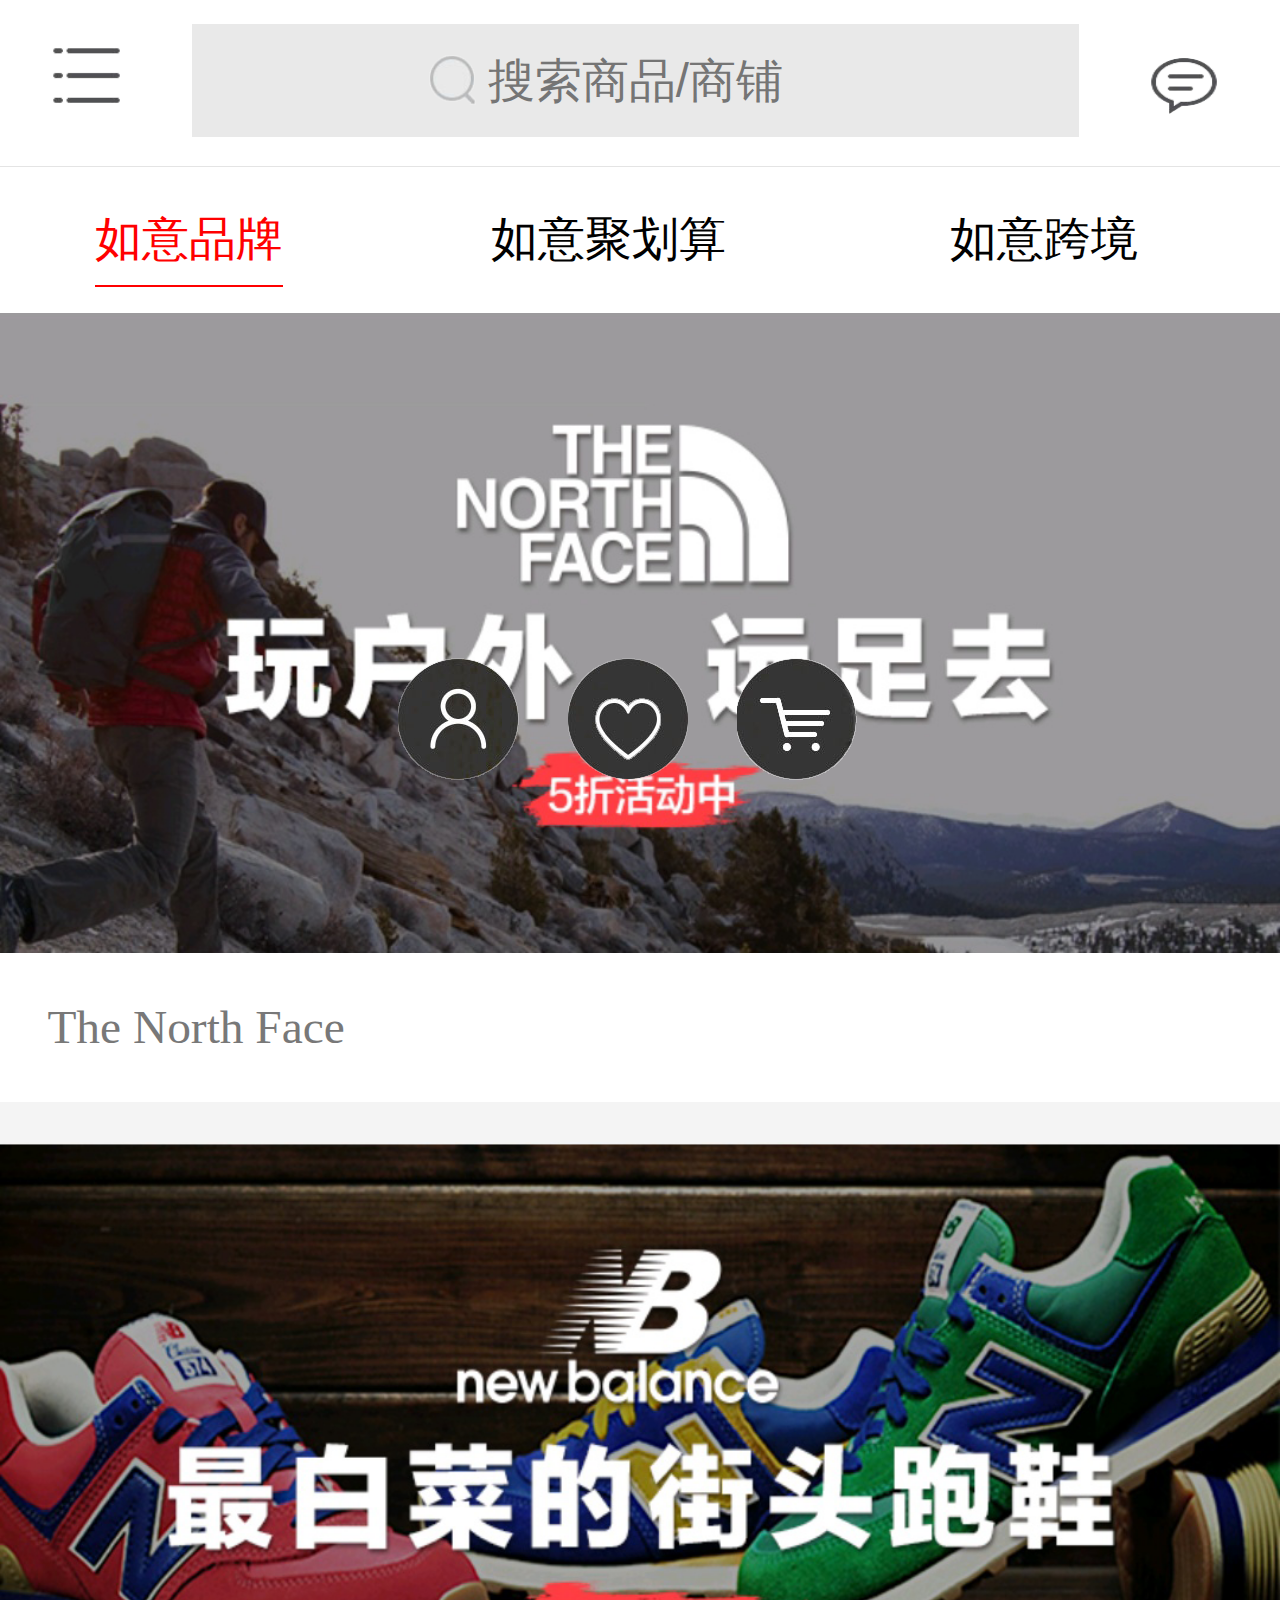
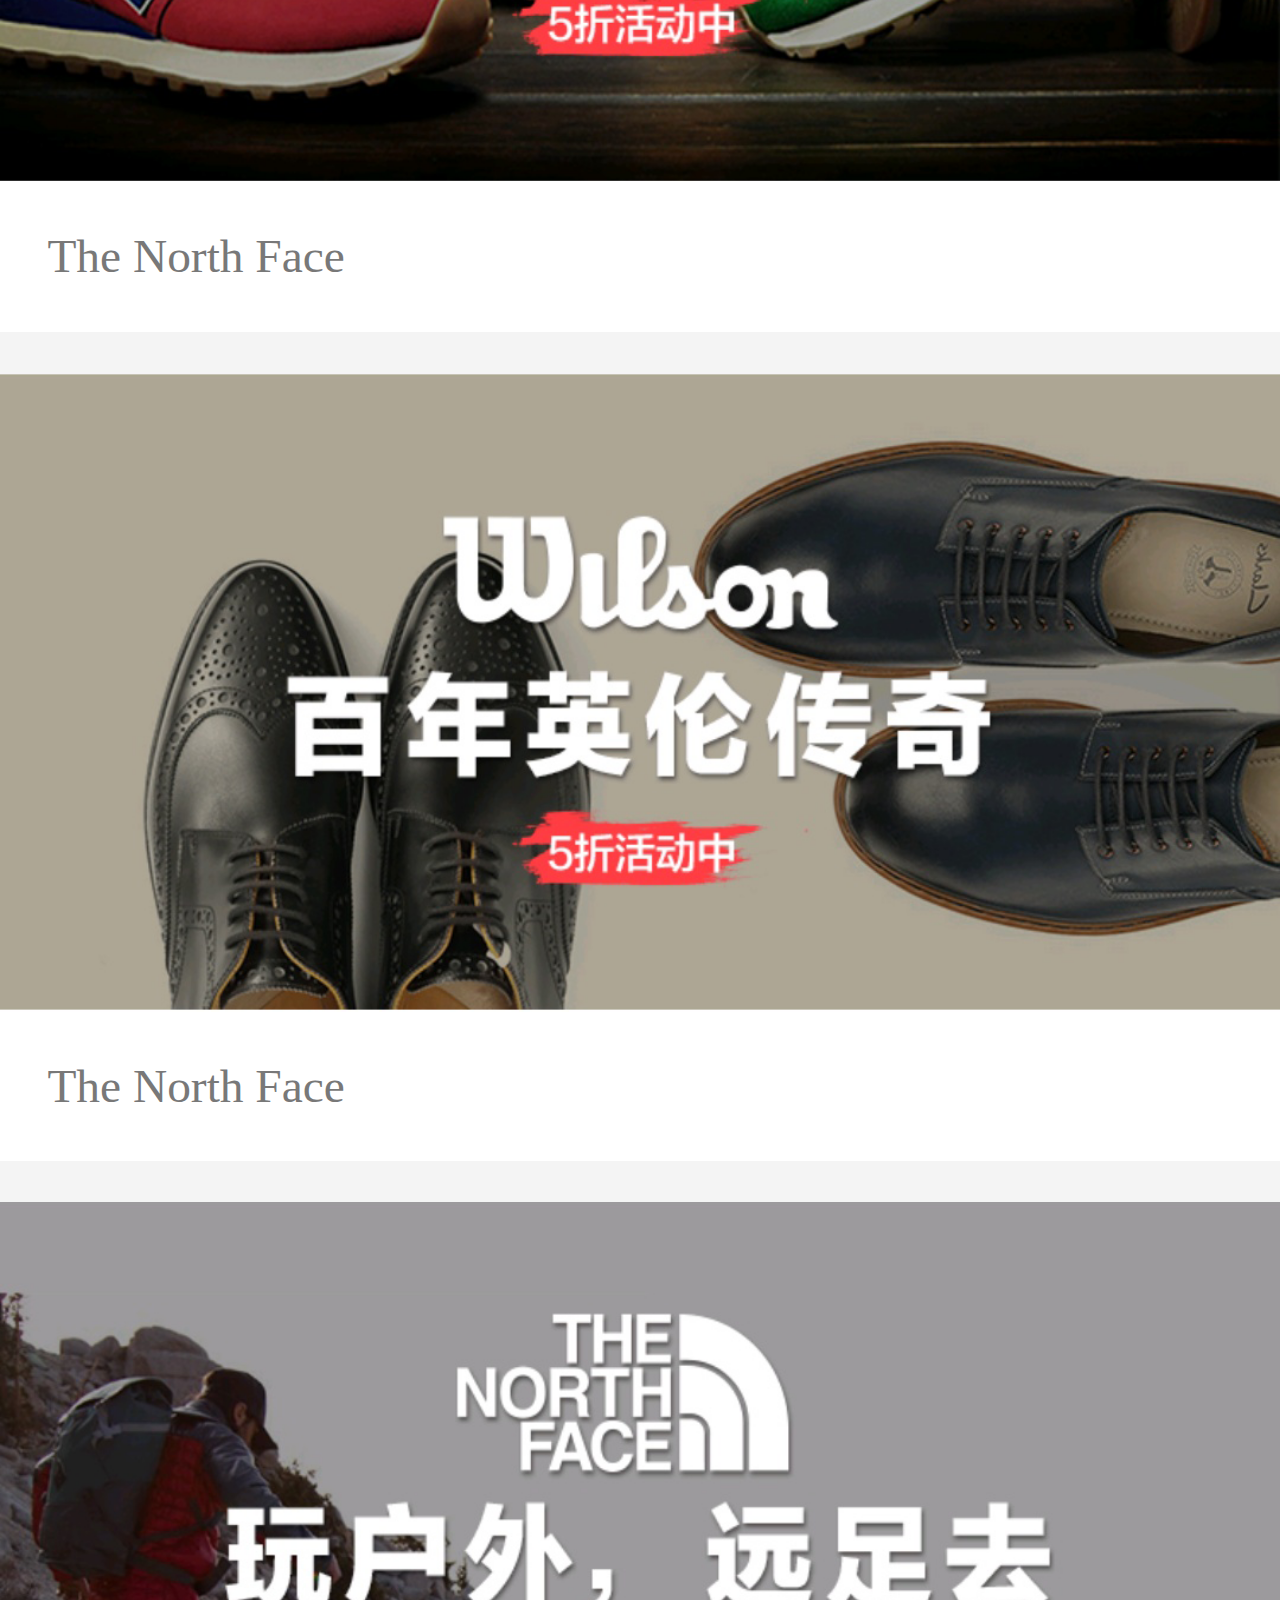
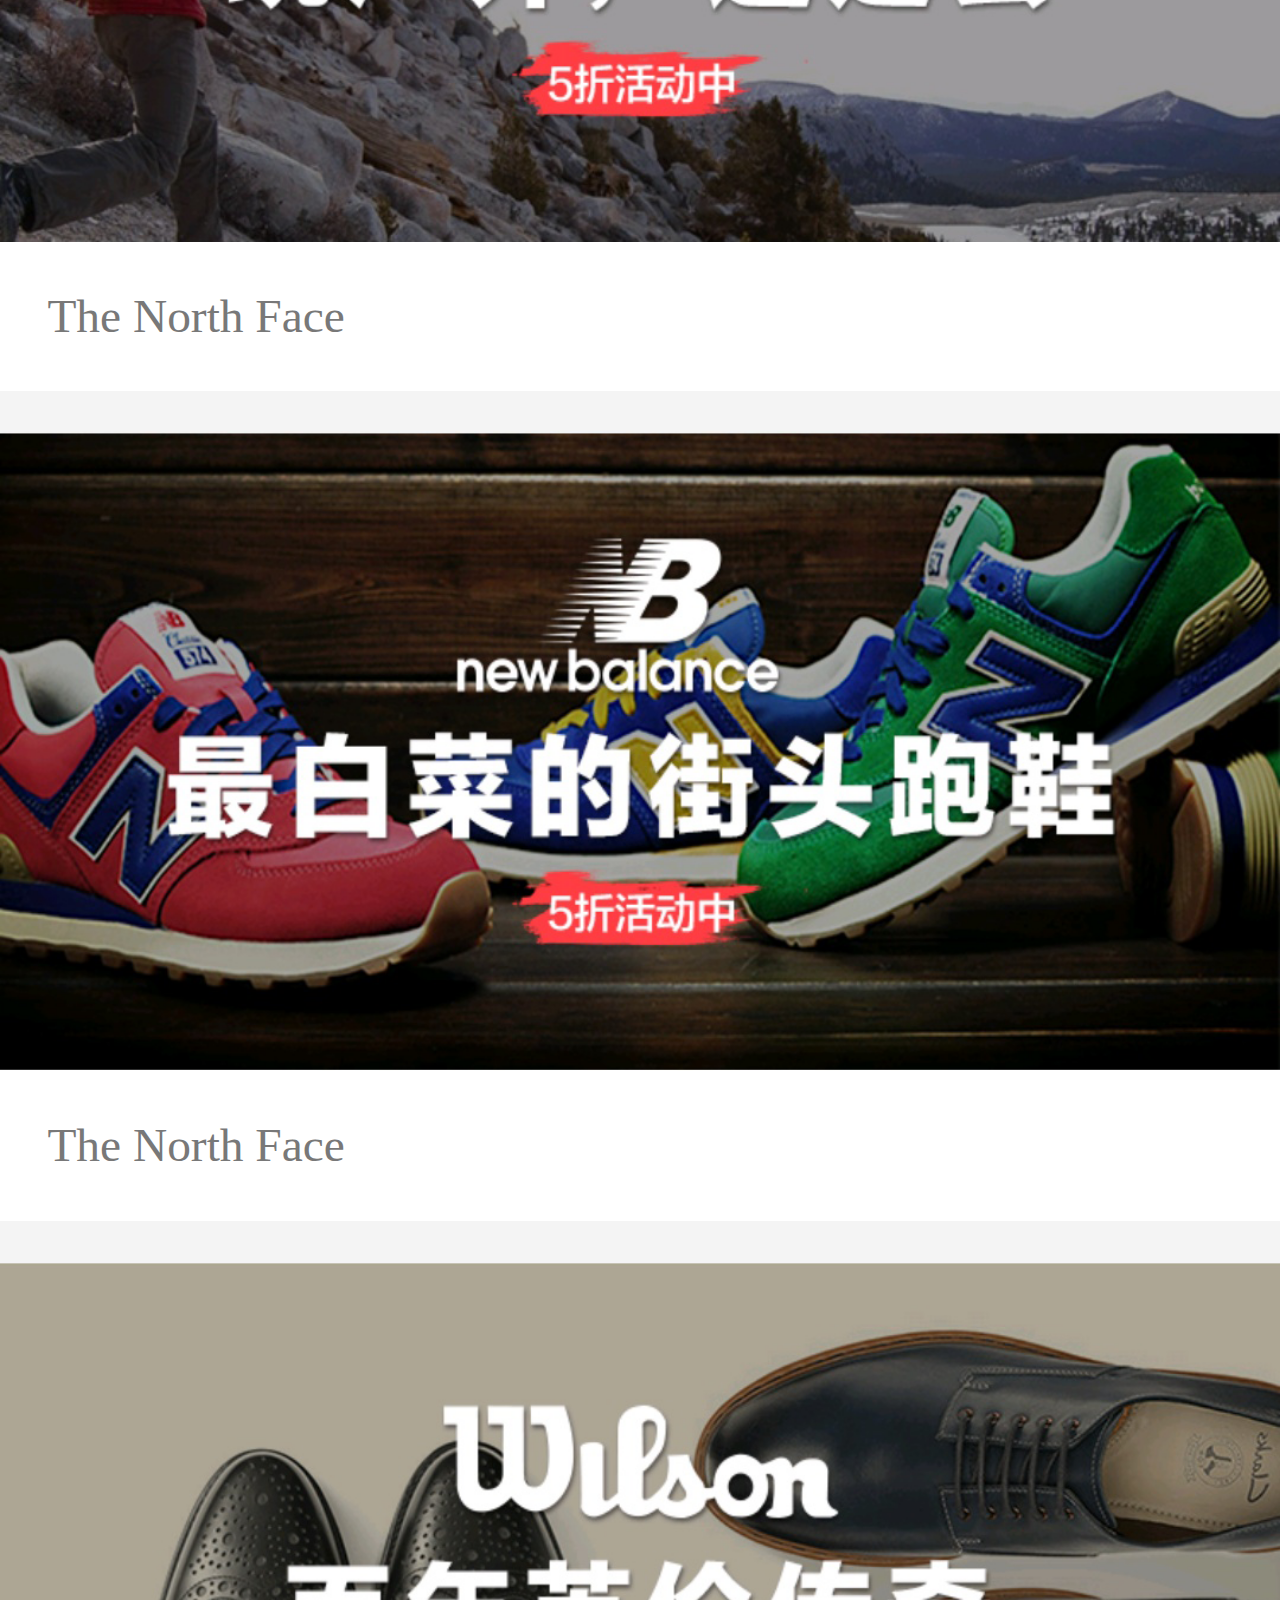
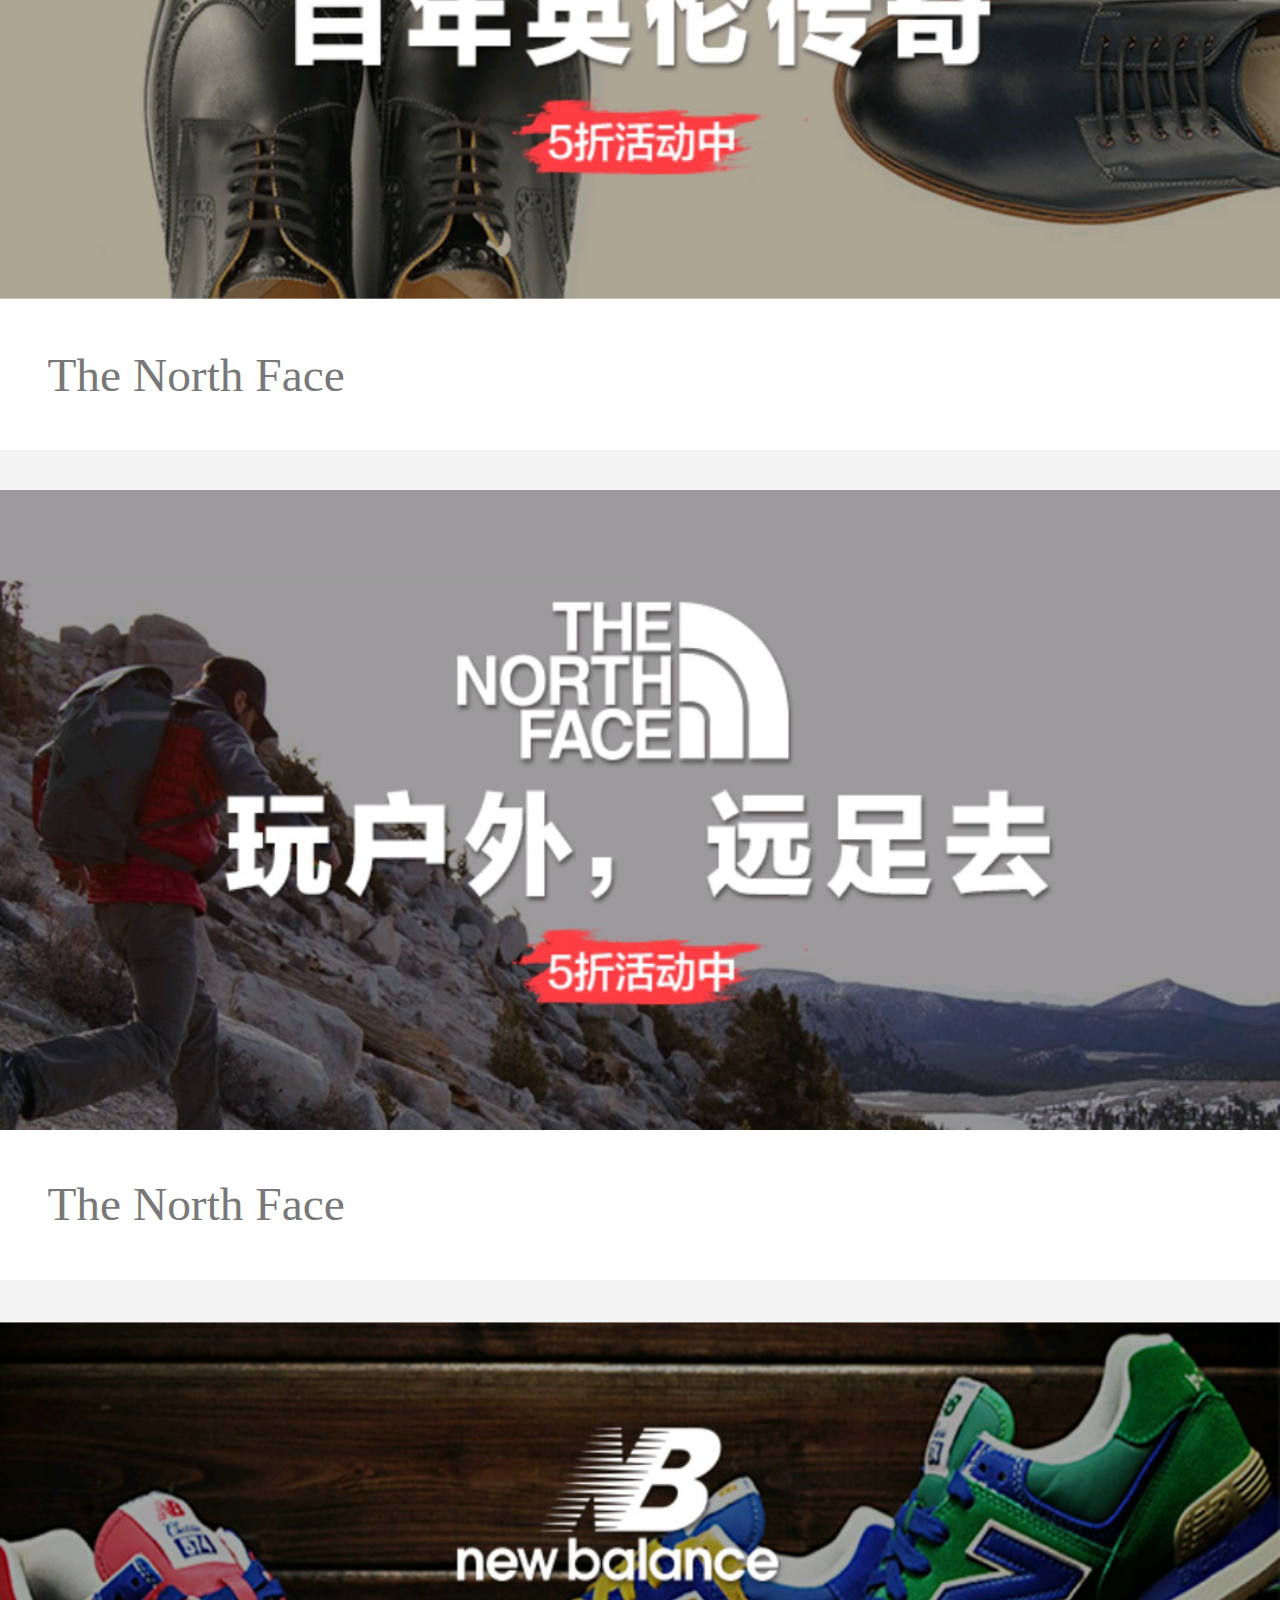
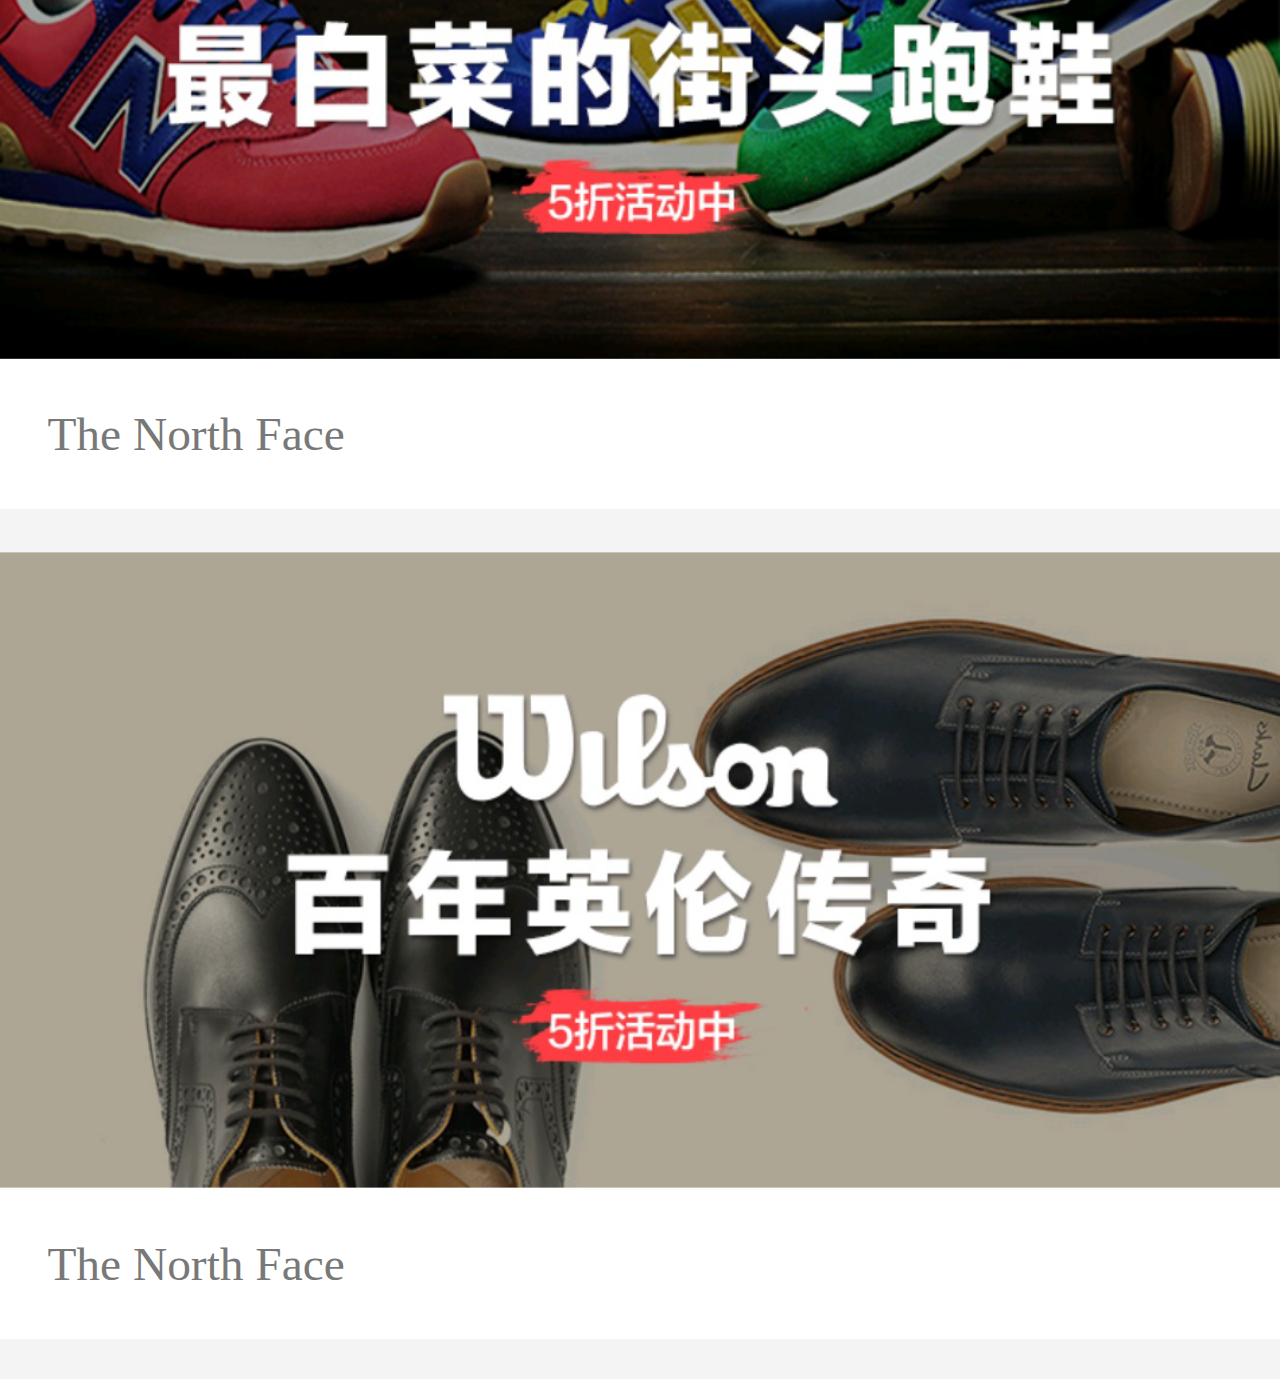
<file: APP/index.html>
<!DOCTYPE html>
<html>
	<head>
		<meta charset="utf-8" />
		<title></title>
		<script src="js/vue.js" type="text/javascript" charset="utf-8"></script>
		<link rel="stylesheet" type="text/css" href="css/index.css"/>
		<meta name="viewport" content="width=device-width,user-scalable=no">
		<!--user-scalable=no-->
		<!--是否允许缩放 no不可以 yes可以-->
		<script type="text/javascript">
			var head = document.getElementsByTagName('head')[0];
			var meta = document.createElement('meta');
			meta.name = "viewport";
			var i = window.devicePixelRatio>1?1/ window.devicePixelRatio:1;
			meta.content = "width=device-width,user-scalable=no,initial-scale="+i+",maximum-scale="+i+",minimum-scale="+i;
			head.appendChild(meta);
		</script>	
		<script type="text/javascript">
			var html = document.getElementsByTagName('html')[0];
			var iW = window.innerWidth;
			var font = iW/27;
			//像素除40
			html.style.fontSize = font+'px';
		</script>
	</head>
	<body>
		<div id="box">
			
			<!--头部-->
			<div class="header">
				<ul>
					<li>
						<img src="img/p.png"/>
					</li>
					<li>
						<input type="text" name="" id="" value=""  placeholder="搜索商品/商铺"/>
					</li>
					<li>
						<img src="img/q.png"/>
					</li>
				</ul>
			</div>
			<!--导航栏-->
			<div class="nav">
				
			</div>
			
			<!--固定定位-->
			<div class="fixed">
				<ul>
					<li >
						<a href="Login.html"><img src="img/1.png"/></a>
					</li>
					<li>
						<img src="img/2.png"/>
					</li>
					<li>
						<img src="img/3.png"/>
					</li>
				</ul>
			</div>
			
			
			
			<!--tab切换-->
			<div class="Tab">
				<ul class="Tabs">
					<li class="active">
						如意品牌
					</li>
					<li>
						如意聚划算
					</li>
					<li>
						如意跨境
					</li>
				</ul>
				
			</div >
			
			
			
				<div class="TabChildren">
					<!--左切换-->
					<div class="leftTab ">
						<ul v-for='(a,index) in arr'>
							<li>
								<a href="shop.html">
									<img :src="a.src"/>
								</a>
								<p>{{a.conent}}</p>
							</li>
						</ul>
					</div>
					<!--中间切换-->
					<div class="MiddleTab">
						<!--商品列表-->
						<div class="list">
							<ul>
								<li>套装刀具</li>
								<li>擦车布</li>
								<li>半身群</li>
								<li>西裤</li>
								<li>洗车涮</li>
								<li>红茶</li>
								<li>洗车泥</li>
								<li>绿茶</li>
								<li>西装</li>
							</ul>
						</div>
						
						<ul class="MiddleShopA">
							<li>
								<a href="shop.html"><img src="img/hw.png"/></a>
								<p>爱仕达修身女装潮流西装十六街区新潮流</p>
								<span>￥0.01</span>
								<span>￥111</span>
								<span>已售</span>
								<span>22</span>
								<span>件</span>
							</li>
							<li>
								<img src="img/xz.png"/>
								<p>爱仕达修身女装潮流西装十六街区新潮流</p>
								<span>￥0.01</span>
								<span>￥111</span>
								<span>已售</span>
								<span>22</span>
								<span>件</span>
							</li>
							<li>
								<img src="img/nv.png"/>
								<p>爱仕达修身女装潮流西装十六街区新潮流</p>
								<span>￥0.01</span>
								<span>￥111</span>
								<span>已售</span>
								<span>22</span>
								<span>件</span>
							</li>
							<li>
								<img src="img/nan.png"/>
								<p>爱仕达修身女装潮流西装十六街区新潮流</p>
								<span>￥0.01</span>
								<span>￥111</span>
								<span>已售</span>
								<span>22</span>
								<span>件</span>
							</li>
						</ul>
						<ul class="MiddleShopB">
							<li>
								<img src="img/nv.png"/>
								<p>爱仕达修身女装潮流西装十六街区新潮流</p>
								<span>￥0.01</span>
								<span>￥2345</span>
								<span>已售</span>
								<span>33</span>
								<span>件</span>
							</li>
							<li>
								<img src="img/nb.png"/>
								<p>爱仕达修身女装潮流西装十六街区新潮流</p>
								<span>￥0.01</span>
								<span>￥2345</span>
								<span>已售</span>
								<span>33</span>
								<span>件</span>
							</li>
							<li>
								<img src="img/hw.png"/>
								<p>爱仕达修身女装潮流西装十六街区新潮流</p>
								<span>￥0.01</span>
								<span>￥2345</span>
								<span>已售</span>
								<span>33</span>
								<span>件</span>
							</li>
							<li>
								<img src="img/nv.png"/>
								<p>爱仕达修身女装潮流西装十六街区新潮流</p>
								<span>￥0.01</span>
								<span>￥2345</span>
								<span>已售</span>
								<span>33</span>
								<span>件</span>
							</li>
						</ul>
				    </div>
					
					<!--右切换-->
					<div class="rightTab">
						<ul class="rightTabShop">
							<li>
								<img src="img/hw.png"/>
								<p>爱仕达修身女装潮流西装十六街区新潮流</p>
								<span>￥0.01</span>
								<span>￥111</span>
								<span>已售</span>
								<span>22</span>
								<span>件</span>
							</li>
							<li>
								<img src="img/nb.png"/>
								<p>爱仕达修身女装潮流西装十六街区新潮流</p>
								<span>￥0.01</span>
								<span>￥111</span>
								<span>已售</span>
								<span>22</span>
								<span>件</span>
							</li>
							<li>
								<img src="img/nv.png"/>
								<p>爱仕达修身女装潮流西装十六街区新潮流</p>
								<span>￥0.01</span>
								<span>￥111</span>
								<span>已售</span>
								<span>22</span>
								<span>件</span>
							</li>
							<li>
								<img src="img/nan.png"/>
								<p>爱仕达修身女装潮流西装十六街区新潮流</p>
								<span>￥0.01</span>
								<span>￥111</span>
								<span>已售</span>
								<span>22</span>
								<span>件</span>
							</li>
							<li>
								<img src="img/xz.png"/>
								<p>爱仕达修身女装潮流西装十六街区新潮流</p>
								<span>￥0.01</span>
								<span>￥111</span>
								<span>已售</span>
								<span>22</span>
								<span>件</span>
							</li>
						</ul>
				    </div>
					
					
					
				</div>
	
			
		</div>
	</body>
	<script type="text/javascript" src="js/jquery-2.1.0.js"></script>
	<script src="js/index.js" type="text/javascript"></script>
</html>
</file>
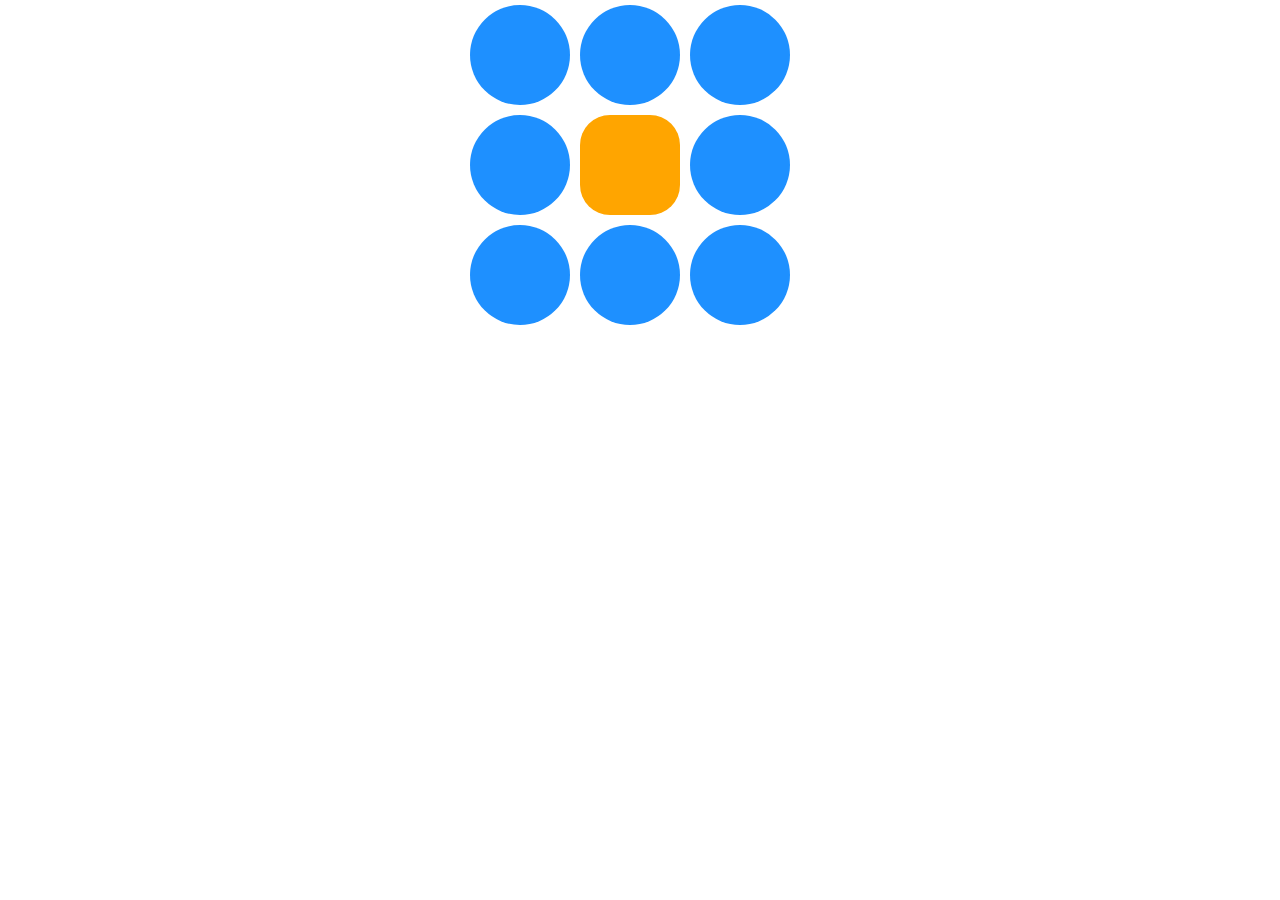
<file: gege.html>
<!DOCTYPE html>
<html>
	<head>
		<meta charset="UTF-8">
		<title></title>
		<style type="text/css">
			*{
				margin: 0;
				padding: 0;
			}
			.d11{
				width: 350px;
				height: 350px;
				margin: auto;
				/*background: orangered;*/
			}
			.d1,.d2,.d3,.d4,.d6,.d7,.d8,.d9{
				width: 100px;
				height: 100px;
				float: left;
				border-radius:50% ;
				margin:5px;
				background: dodgerblue;
				animation: name infinite  linear 0.8s;
			}
			.d5{
				width: 100px;
				height: 100px;
				float: left;
				border-radius:30%;
				margin:5px;
				background: orange;
			}
			.d1{
				animation-delay: 0.2s;
			}
			.d2{
				animation-delay: 0.3s;
			}
			
			.d3{
				animation-delay: 0.4s;
			}
			/*.d5{
				animation: name infinite 1s;
				animation-delay: 0.1;
			}*/
			.d6{
				animation-delay: 0.5s;
			}
			.d9{
				animation-delay: 0.6s;
			}
			.d8{
				animation-delay: 0.7s;
			}
			.d7{
				animation-delay: 0.8s;
			}
			.d4{
				animation-delay: 0.9s;
			}
			
			@keyframes name{
				10%{
					background: red;
				}
				/*10%{
					background: orchid;
				}
				*/
				50%{
					background: dodgerblue;
				}
d			}
		</style>
	</head>
	<body>
		<div class="d11">
			<div class="d1"></div>
			<div class="d2"></div>
			<div class="d3"></div>
			<div class="d4"></div>
			<div class="d5"></div>
			<div class="d6"></div>
			<div class="d7"></div>
			<div class="d8"></div>
			<div class="d9"></div>
		</div>
	</body>
</html>
</file>
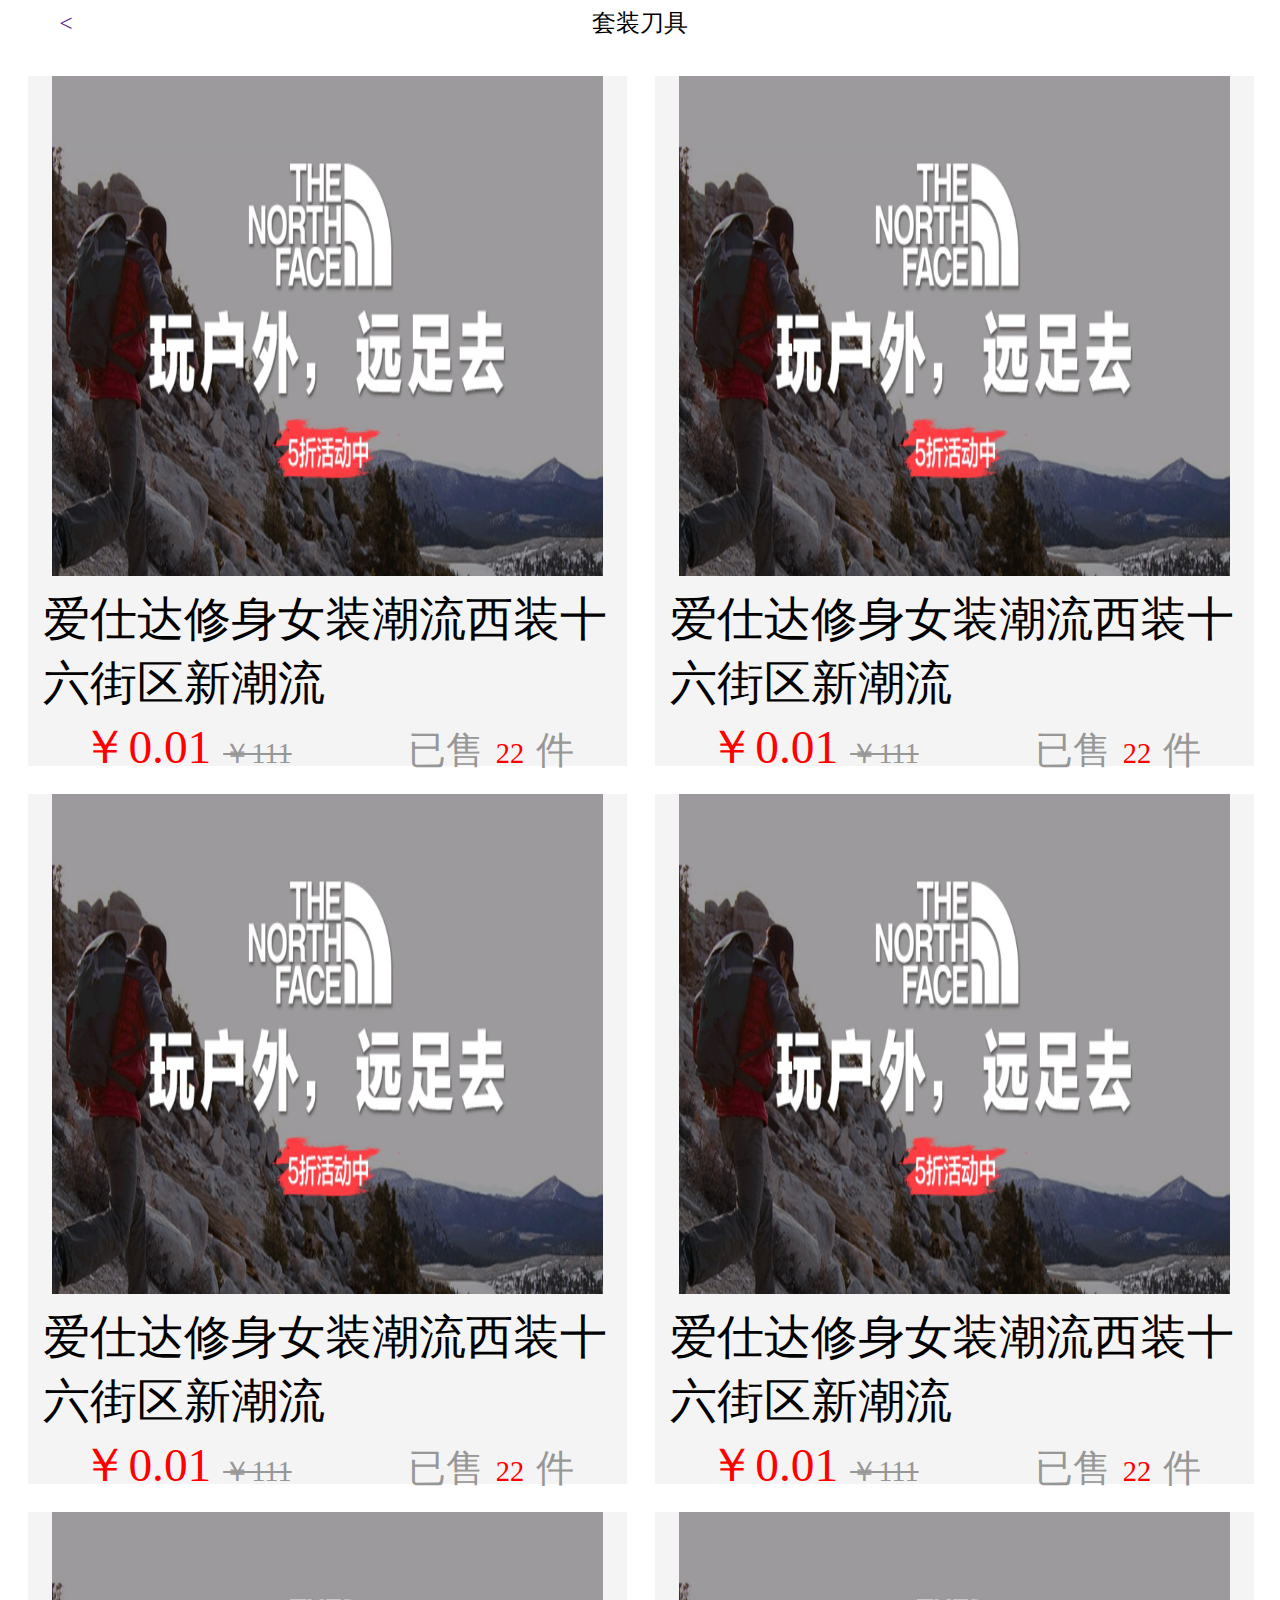
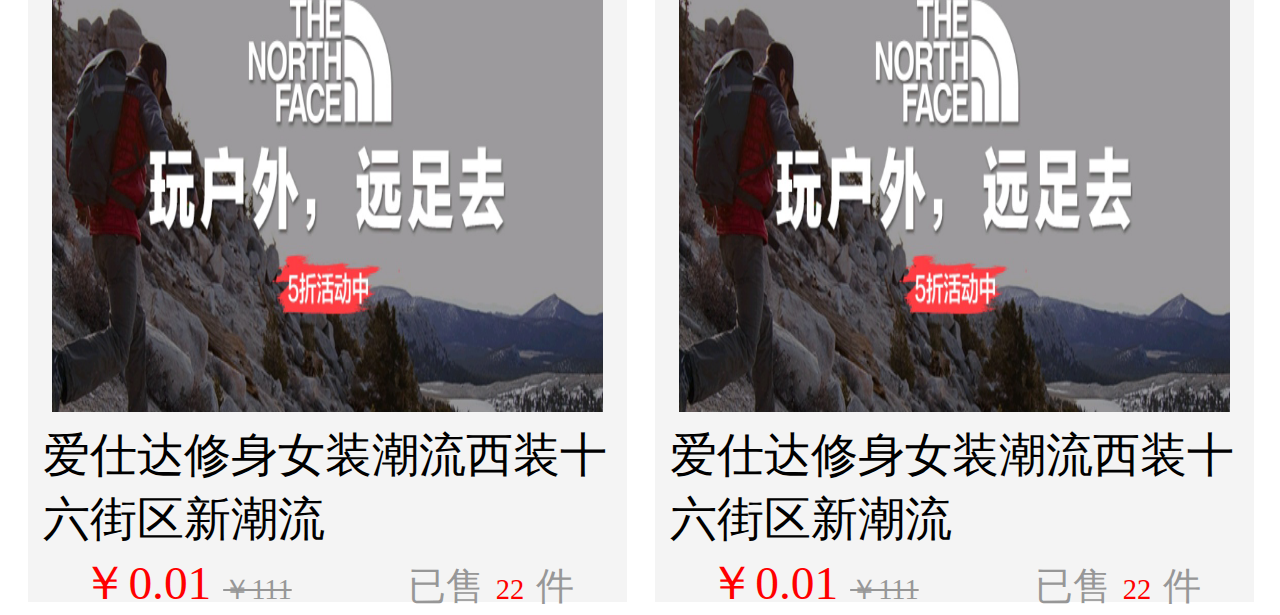
<file: APP/commodity.html>
<!DOCTYPE html>
<html>
	<head>
		<meta charset="UTF-8">
		<title></title>
		<link rel="stylesheet" type="text/css" href="css/index.css"/>
		<meta name="viewport" content="width=device-width,user-scalable=no">
		<!--user-scalable=no-->
		<!--是否允许缩放 no不可以 yes可以-->
		<script type="text/javascript">
			var head = document.getElementsByTagName('head')[0];
			var meta = document.createElement('meta');
			meta.name = "viewport";
			var i = window.devicePixelRatio>1?1/ window.devicePixelRatio:1;
			meta.content = "width=device-width,user-scalable=no,initial-scale="+i+",maximum-scale="+i+",minimum-scale="+i;
			head.appendChild(meta);
		</script>	
		<script type="text/javascript">
			var html = document.getElementsByTagName('html')[0];
			var iW = window.innerWidth;
			var font = iW/27;
			//像素除40
			html.style.fontSize = font+'px';
		</script>
	</head>
	<body>
		<!--商品详情页-->
		<div id="commoditys">
			<ul>
				<li>
					<a href="">&nbsp;&nbsp;&lt;&nbsp;&nbsp;</a>
				</li>
				<li>
					<span>套装刀具</span>
				</li>
				<li></li>
			</ul>
		</div>
		<div id="commodity">
			<ul>
				<li>
					<img src="img/hw.png"/>
					<p>爱仕达修身女装潮流西装十六街区新潮流</p>
					<span>￥0.01</span>
					<span>￥111</span>
					<span>已售</span>
					<span>22</span>
					<span>件</span>
				</li>
				<li>
					<img src="img/hw.png"/>
					<p>爱仕达修身女装潮流西装十六街区新潮流</p>
					<span>￥0.01</span>
					<span>￥111</span>
					<span>已售</span>
					<span>22</span>
					<span>件</span>
				</li>
				<li>
					<img src="img/hw.png"/>
					<p>爱仕达修身女装潮流西装十六街区新潮流</p>
					<span>￥0.01</span>
					<span>￥111</span>
					<span>已售</span>
					<span>22</span>
					<span>件</span>
				</li>
				<li>
					<img src="img/hw.png"/>
					<p>爱仕达修身女装潮流西装十六街区新潮流</p>
					<span>￥0.01</span>
					<span>￥111</span>
					<span>已售</span>
					<span>22</span>
					<span>件</span>
				</li>
				<li>
					<img src="img/hw.png"/>
					<p>爱仕达修身女装潮流西装十六街区新潮流</p>
					<span>￥0.01</span>
					<span>￥111</span>
					<span>已售</span>
					<span>22</span>
					<span>件</span>
				</li>
				<li>
					<img src="img/hw.png"/>
					<p>爱仕达修身女装潮流西装十六街区新潮流</p>
					<span>￥0.01</span>
					<span>￥111</span>
					<span>已售</span>
					<span>22</span>
					<span>件</span>
				</li>
			</ul>
			
			
			
		</div>
		
		
		
		
	</body>
	
	
</html>
</file>
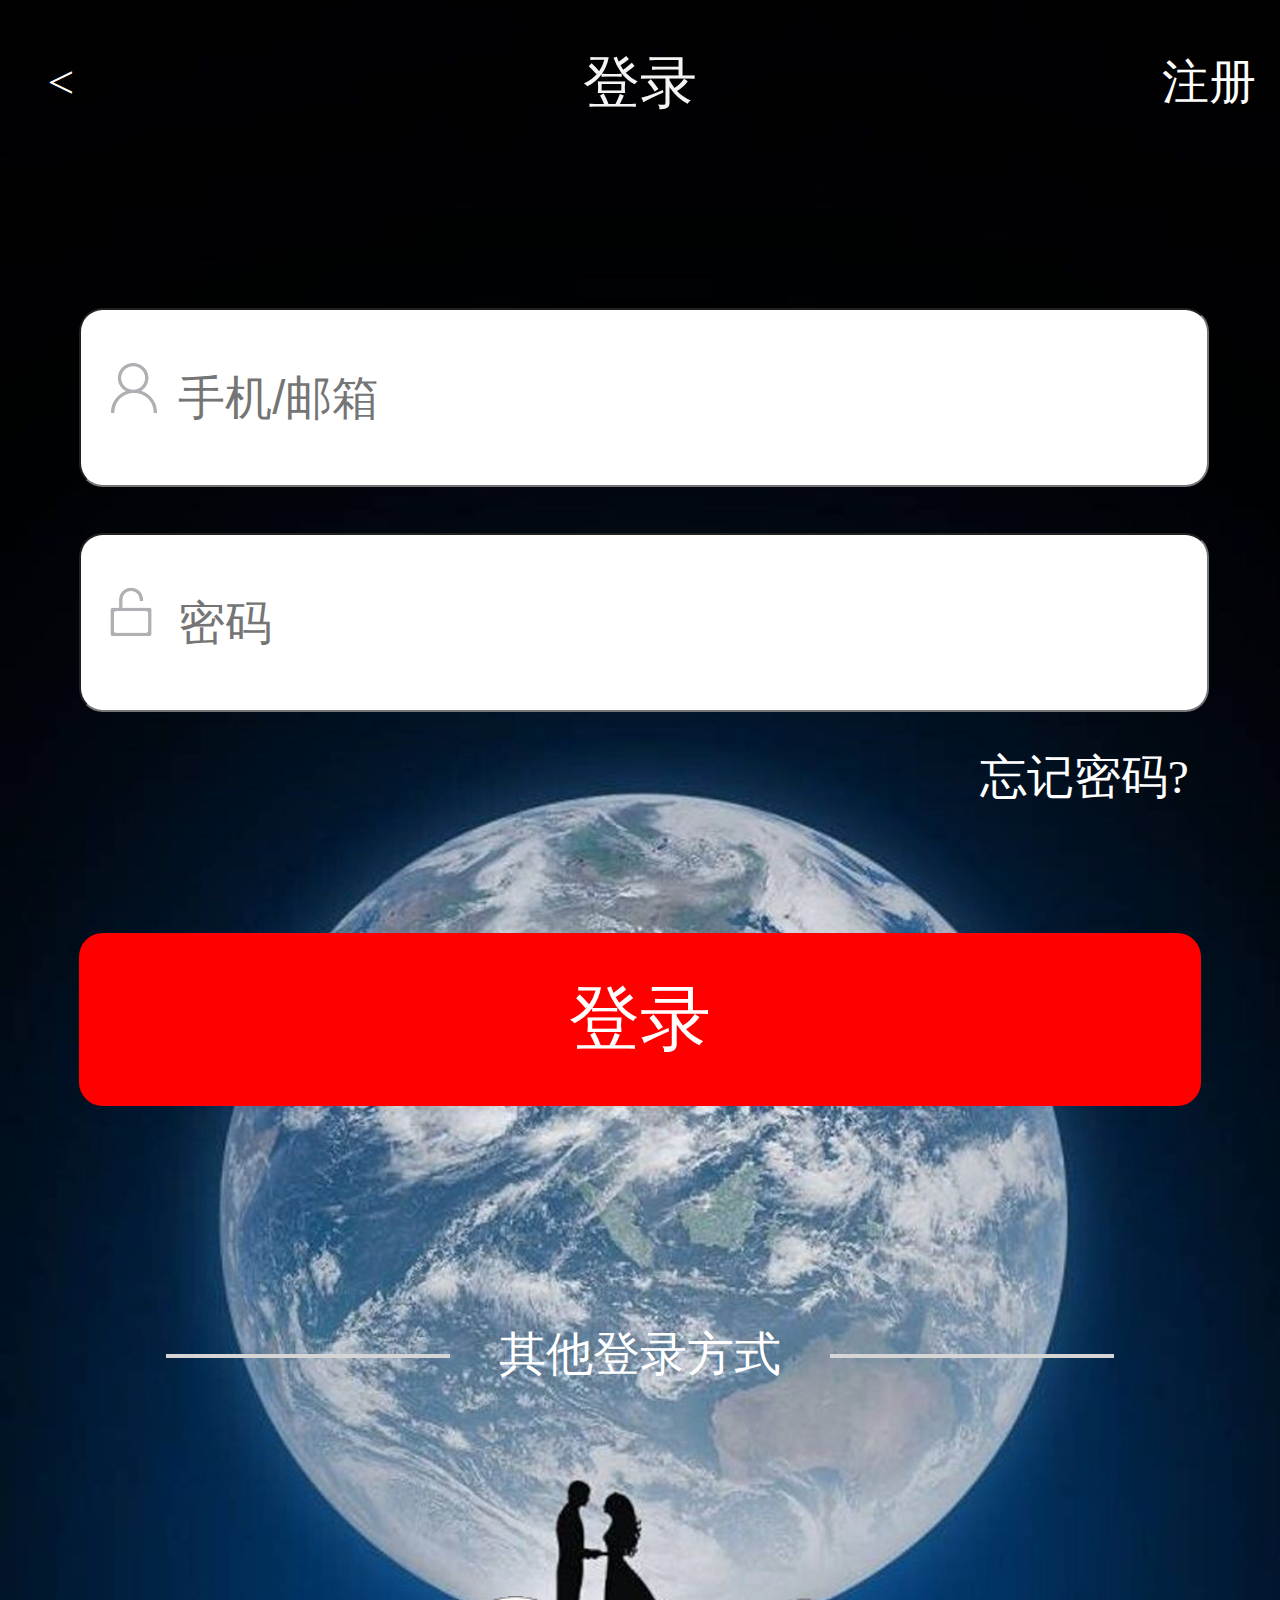
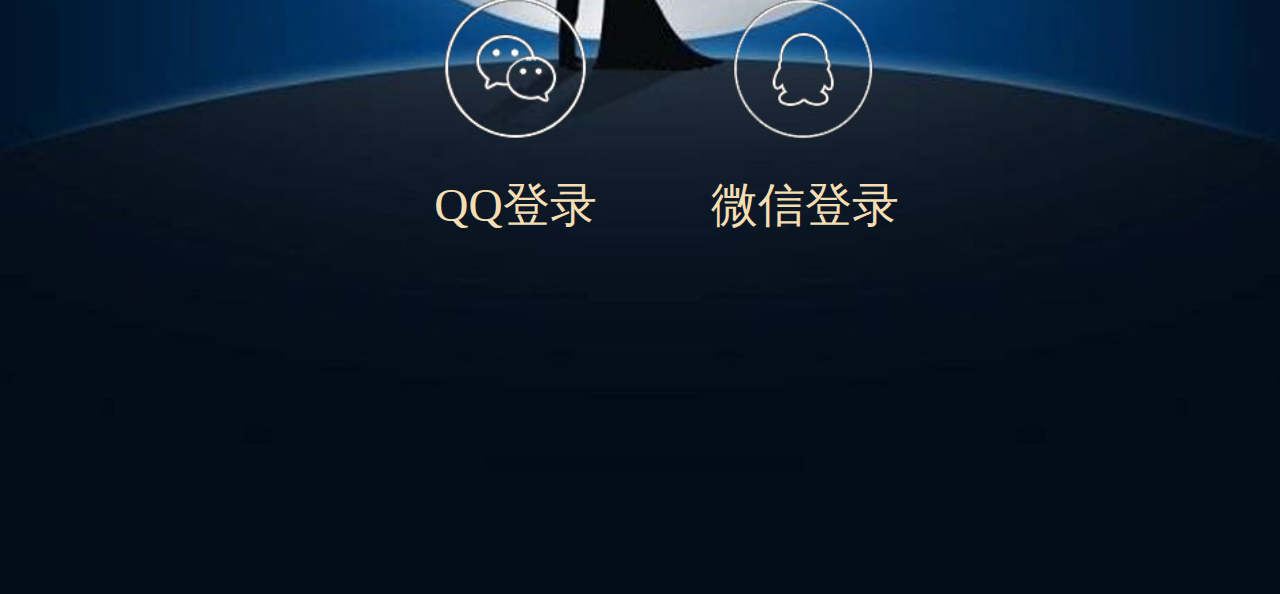
<file: APP/Login.html>
<!DOCTYPE html>
<html>
	<head>
		<meta charset="UTF-8">
		<title></title>
		<link rel="stylesheet" type="text/css" href="./css/Login.css"/>
		<meta name="viewport" content="width=device-width,user-scalable=no">
		<!--user-scalable=no-->
		<!--是否允许缩放 no不可以 yes可以-->
		<script type="text/javascript">
			var head = document.getElementsByTagName('head')[0];
			var meta = document.createElement('meta');
			meta.name = "viewport";
			var i = window.devicePixelRatio>1?1/ window.devicePixelRatio:1;
			meta.content = "width=device-width,user-scalable=no,initial-scale="+i+",maximum-scale="+i+",minimum-scale="+i;
			head.appendChild(meta);
		</script>	
		<script type="text/javascript">
			var html = document.getElementsByTagName('html')[0];
			var iW = window.innerWidth;
			var font = iW/27;
			//像素除40
			html.style.fontSize = font+'px';
		</script>
	</head>
	<body>
		<!--登录页面-->
		<div id="box">
			<!--登录上部分-->
			<div class="top">
				<ul>
					<li>
						<a href="index.html">&nbsp;&nbsp;&lt;&nbsp;&nbsp;</a>
					</li>
					<li>登录</li>
					<li>
						<a href="register.html">&nbsp;&nbsp;注册&nbsp;&nbsp;</a>
					</li>
				</ul>
			</div>
			<!--登录中间部分-->
			<div class="Middle">
				<ul>
					<li>
						<input type="text" name="" value="" id="phone" placeholder="手机/邮箱"/>
					</li>
					<li>
						<input type="password" name="" value="" id="Id"  placeholder="密码"/>
					</li>
					<li>
						<a>忘记密码?&nbsp;</a>
					</li>
					<li>
						<input type="button" name="" id="login" value="登录" />
					</li>
				</ul>
			</div>
			<!--登录下部分-->
			<div class="buttonA">
				<ul>
					<li>
						<p id="LineA"></p>
					</li>
					<li>
						<p>其他登录方式</p>
					</li>
					<li>
						<p id="LineB"></p>
					</li>
				</ul>
			</div>
			<div class="buttonB">
				<ul>
					<li>
						<img src="img/wx.png"/>
						<p>QQ登录</p>
					</li>
					<li>
						<img src="img/qq.png"/>
						<p>微信登录</p>
					</li>
				</ul>
			</div>
			
			
		</div>
		
	</body>
	<script src="js/log.js" type="text/javascript" charset="utf-8"></script>
</html>
</file>
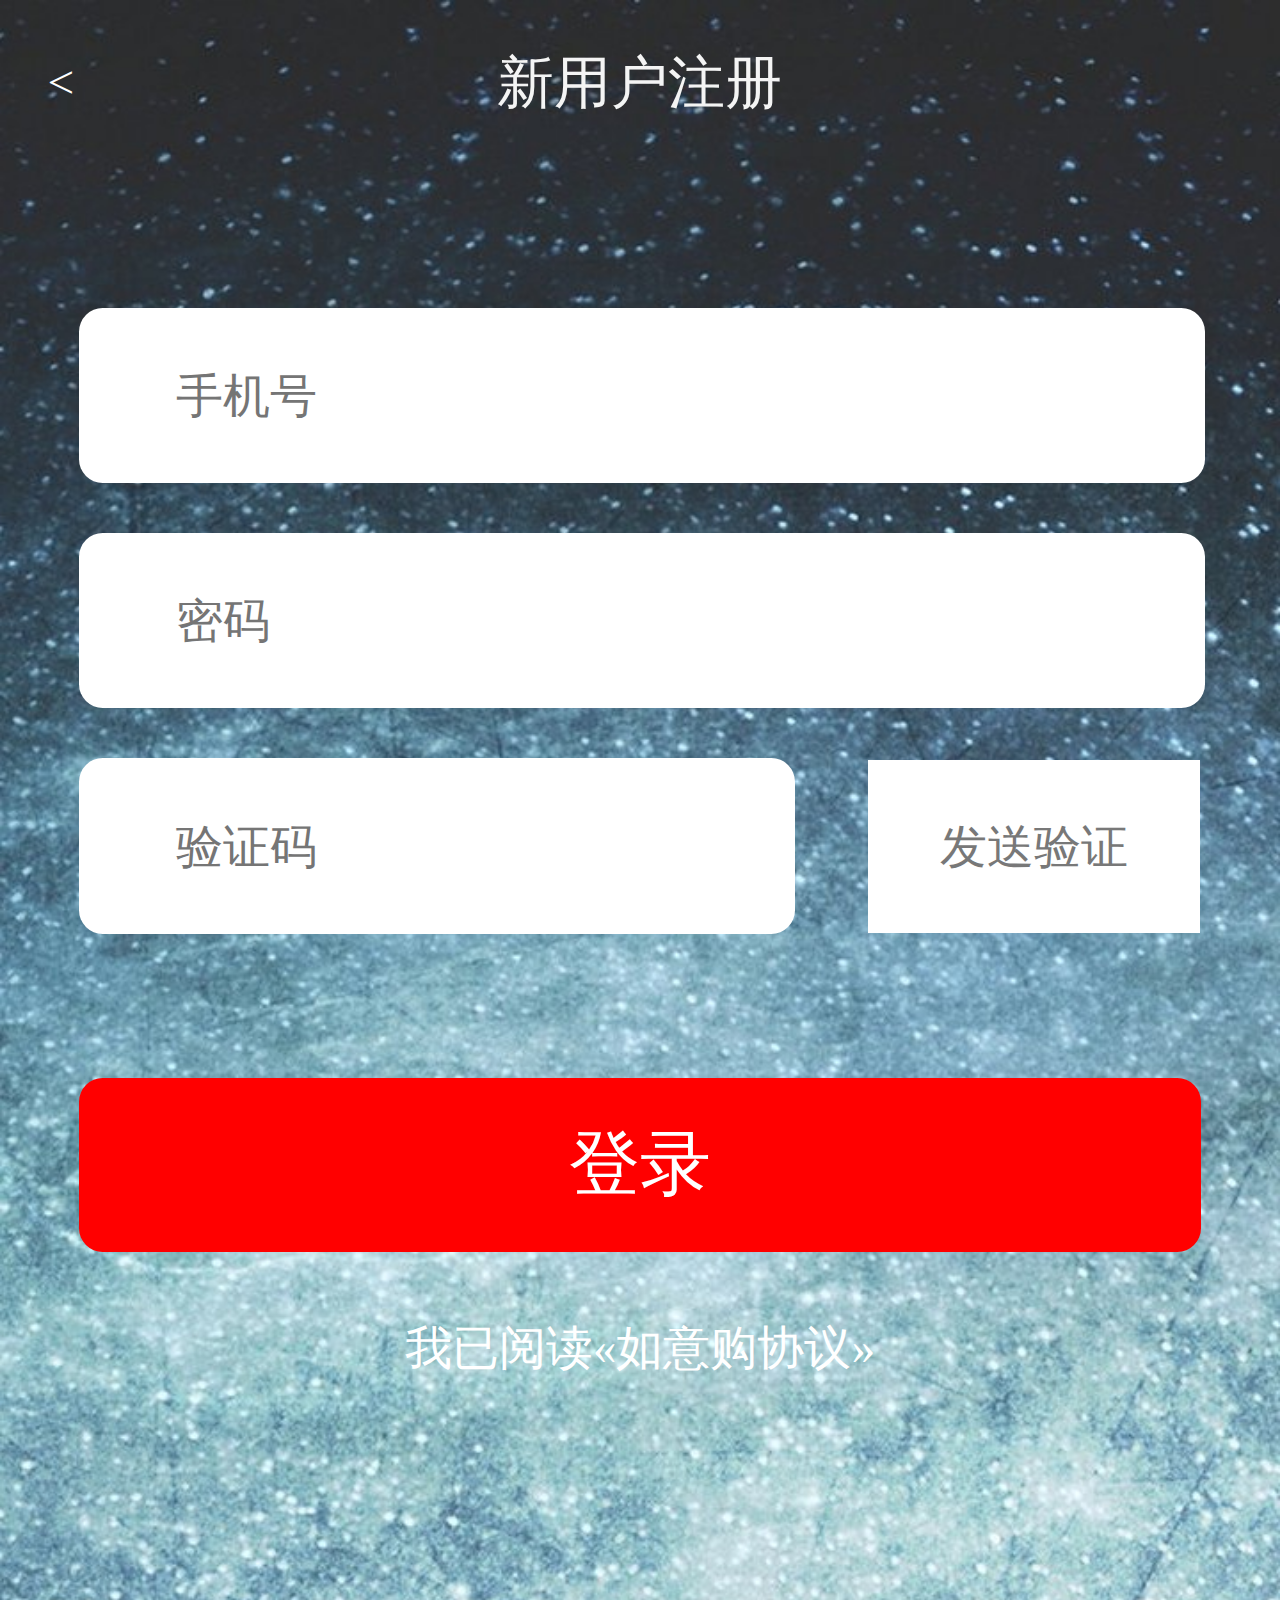
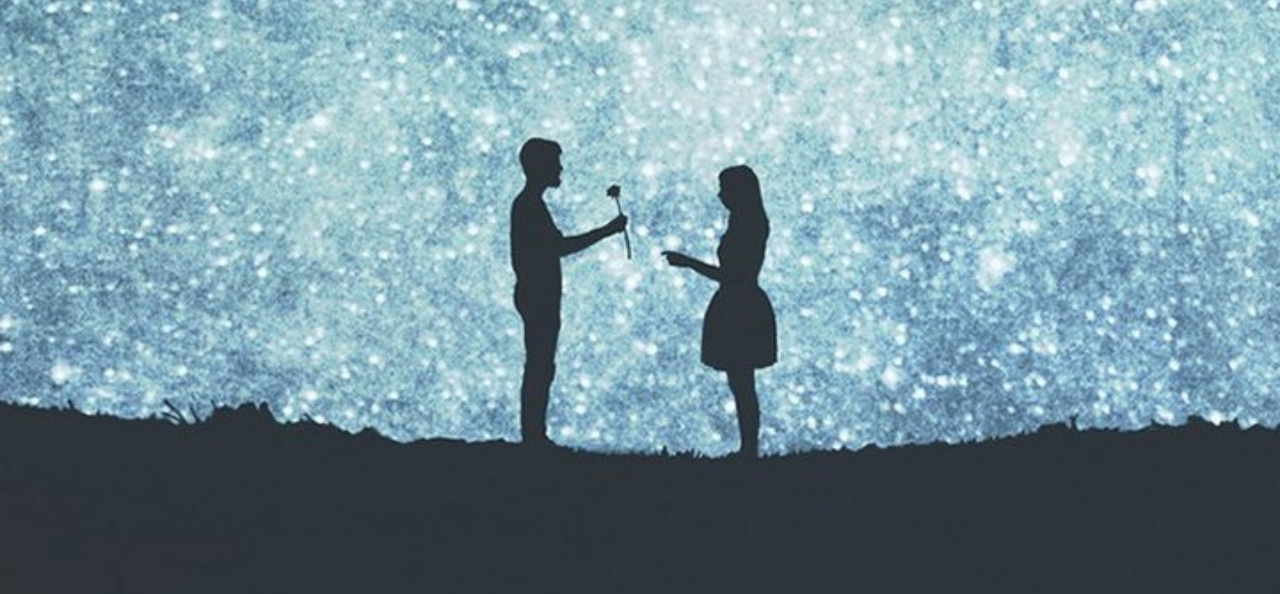
<file: APP/register.html>
<!DOCTYPE html>
<html>
	<head>
		<meta charset="UTF-8">
		<title></title>
		<link rel="stylesheet" type="text/css" href="css/register.css"/>
		<meta name="viewport" content="width=device-width,user-scalable=no">
		<!--user-scalable=no-->
		<!--是否允许缩放 no不可以 yes可以-->
		<script type="text/javascript">
			var head = document.getElementsByTagName('head')[0];
			var meta = document.createElement('meta');
			meta.name = "viewport";
			var i = window.devicePixelRatio>1?1/ window.devicePixelRatio:1;
			meta.content = "width=device-width,user-scalable=no,initial-scale="+i+",maximum-scale="+i+",minimum-scale="+i;
			head.appendChild(meta);
		</script>	
		<script type="text/javascript">
			var html = document.getElementsByTagName('html')[0];
			var iW = window.innerWidth;
			var font = iW/27;
			//像素除40
			html.style.fontSize = font+'px';
		</script>
	</head>
	<body>
		<!--注册页面-->
		<div id="box">
			<div class="top">
				<ul>
					<li>
						<a href="Login.html">&nbsp;&nbsp;&lt;&nbsp;&nbsp;</a>
					</li>
					<li>新用户注册</li>
					<li>
						<a>&nbsp;&nbsp;&nbsp;&nbsp;</a>
					</li>
				</ul>
			</div>
			<div class="Middle">
				<ul>
					<li>
						<input type="text" name="" id="" value="" placeholder="手机号"/>
					</li>
					<li>
						<input type="password" name="" id="" value="" placeholder="密码"/>
					</li>
					<li>
						<input type="password" name="" id="" value="" placeholder="验证码"/>
						<input type="button" name="" id="" value="发送验证" />
					</li>
					<li>
						<input type="button" name="" id="" value="登录" />
					</li>
				</ul>
			</div>
			<div class="buttonA">
				<p>我已阅读&laquo;如意购协议&raquo;</p>
			</div>
			
			
		</div>
		
	</body>
</html>
</file>
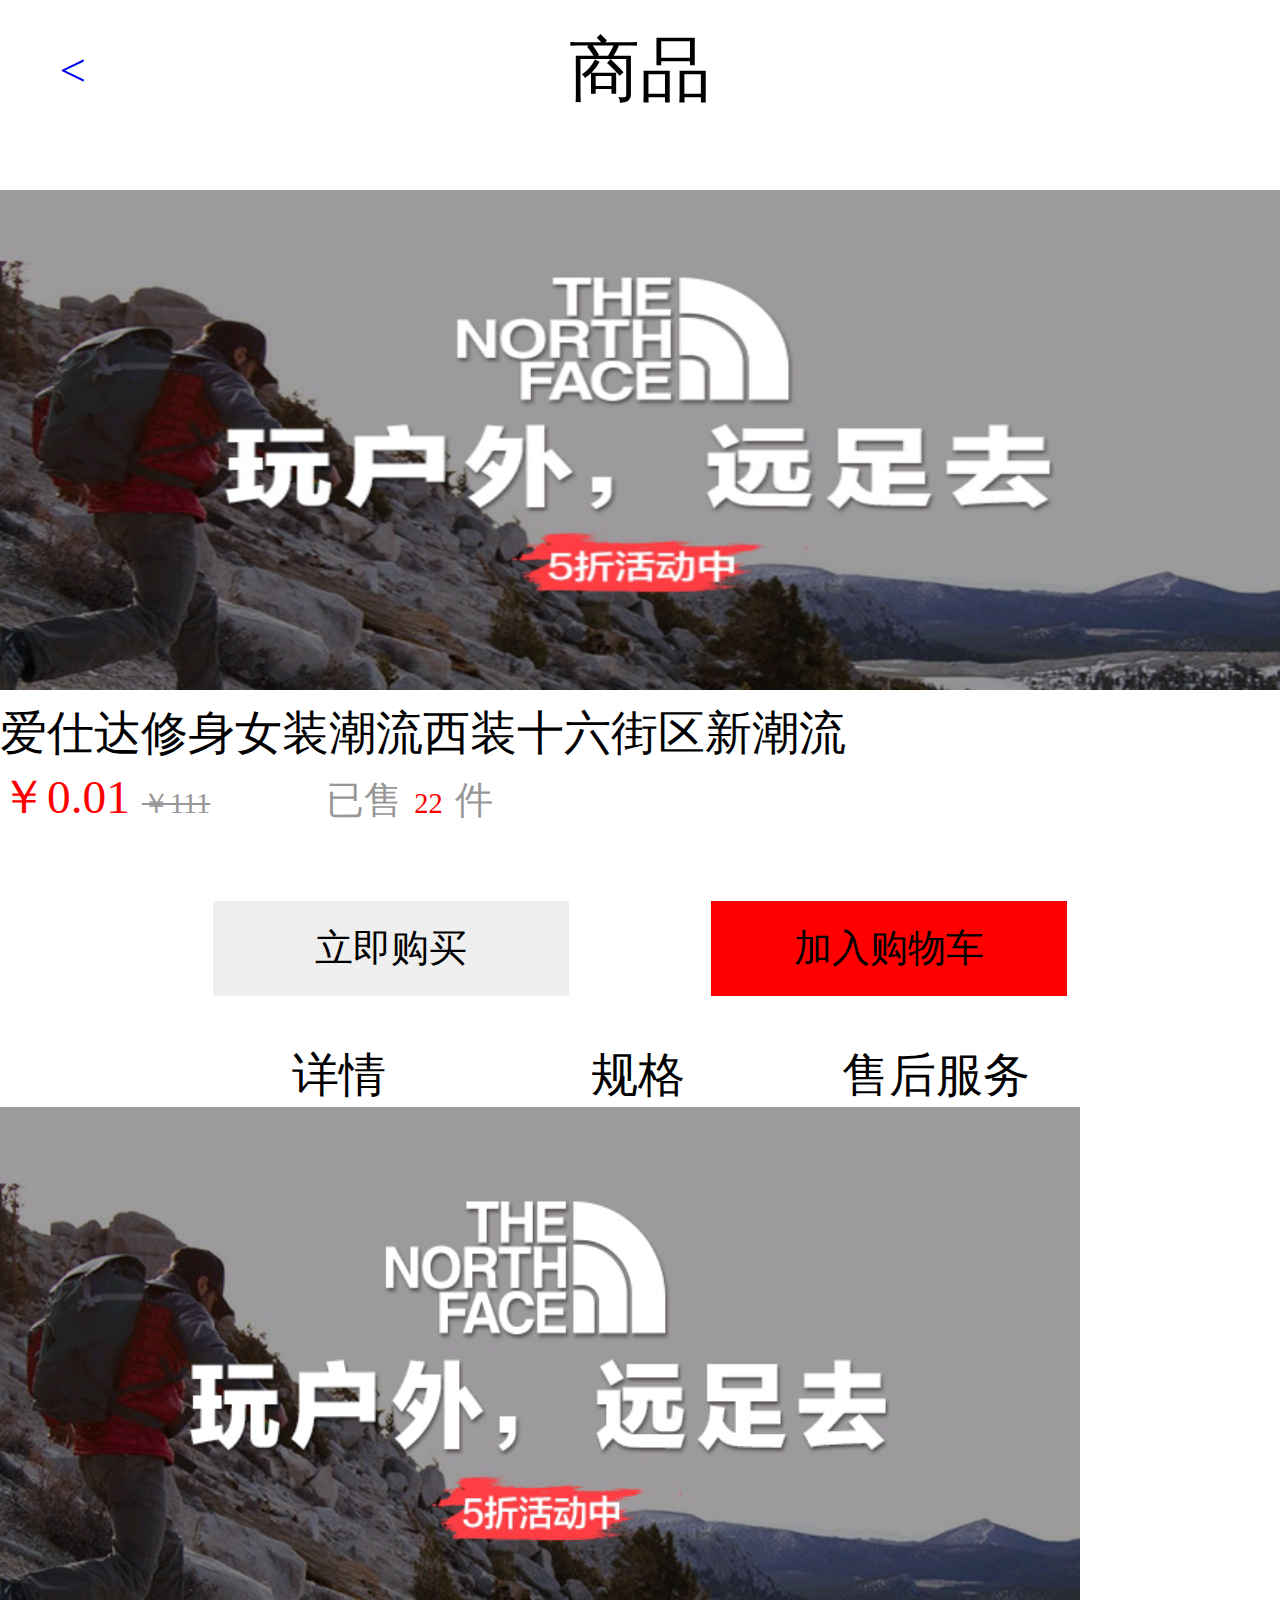
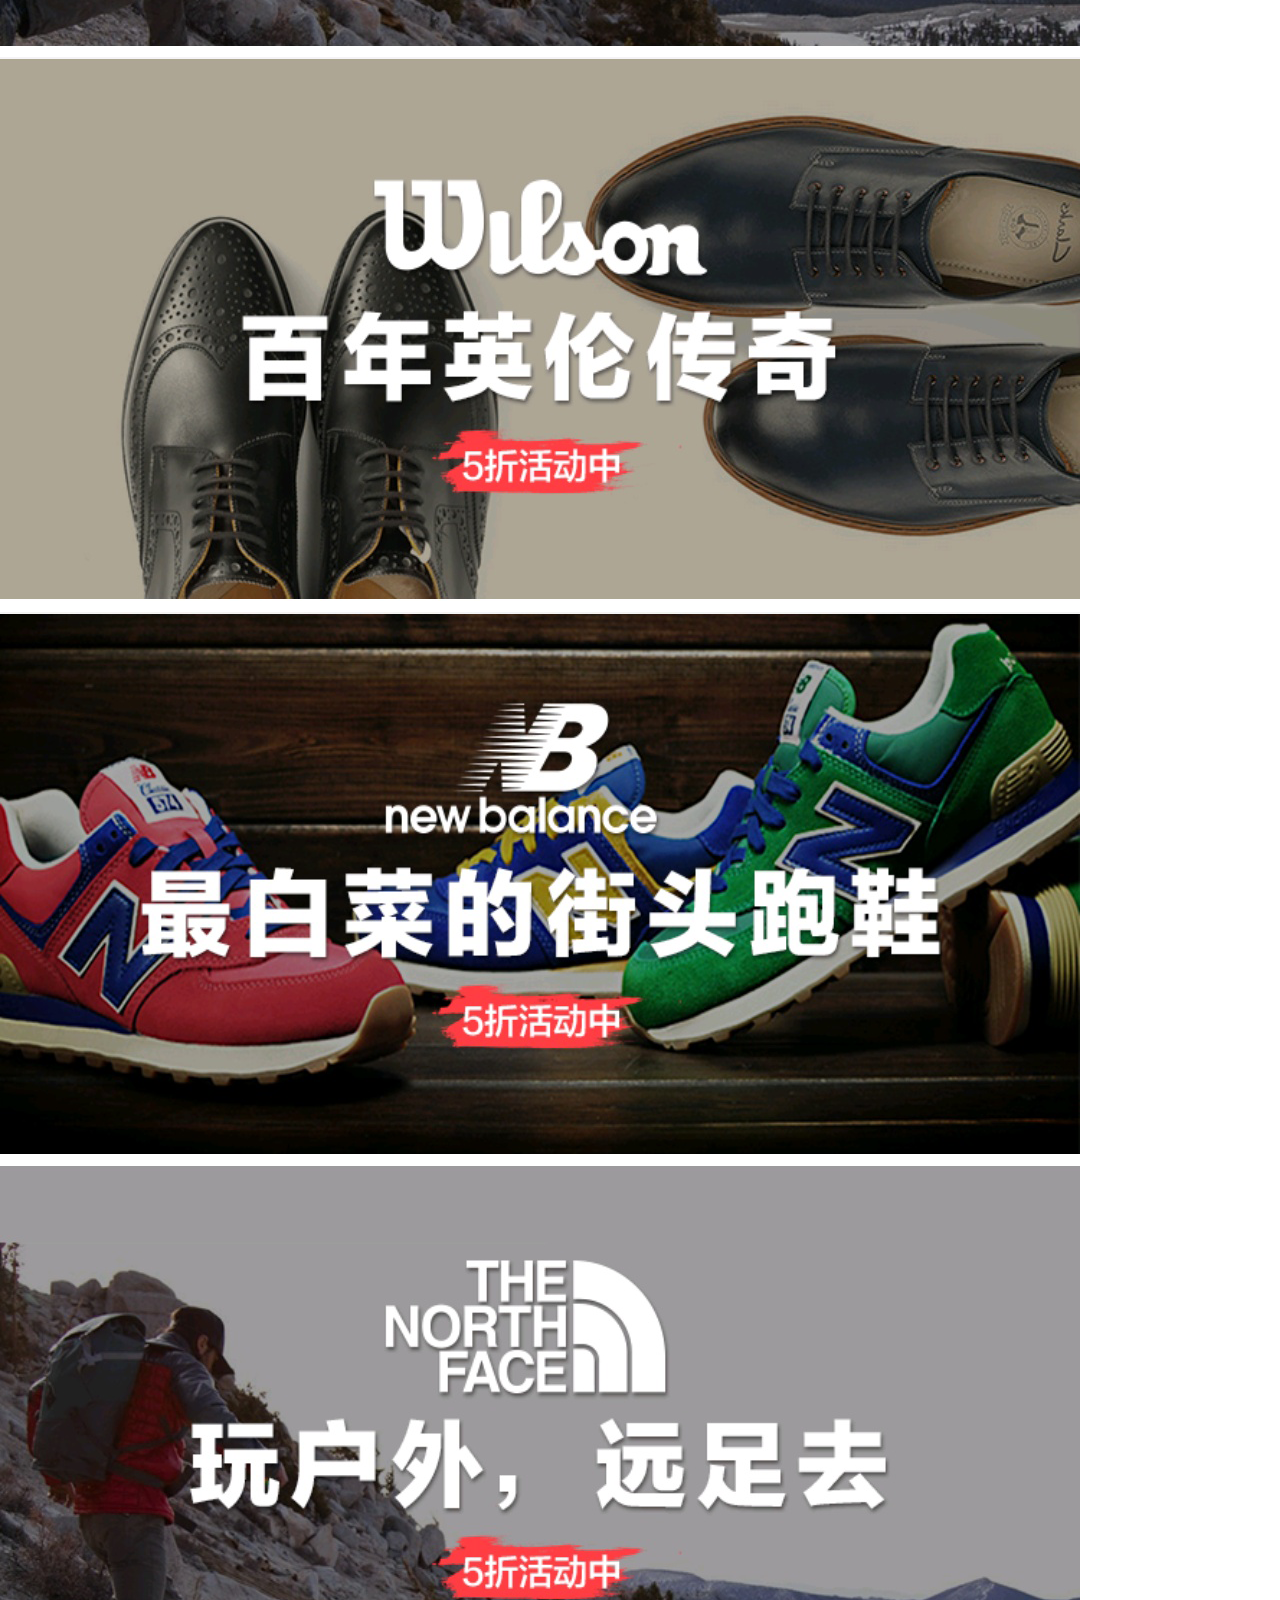
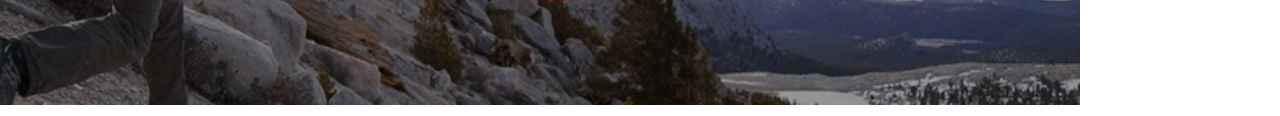
<file: APP/shop.html>
<!DOCTYPE html>
<html>
	<head>
		<meta charset="UTF-8">
		<title></title>
		<link rel="stylesheet" type="text/css" href="css/shop.css"/>
		<meta name="viewport" content="width=device-width,user-scalable=no">
		<!--user-scalable=no-->
		<!--是否允许缩放 no不可以 yes可以-->
		<script type="text/javascript">
			var head = document.getElementsByTagName('head')[0];
			var meta = document.createElement('meta');
			meta.name = "viewport";
			var i = window.devicePixelRatio>1?1/ window.devicePixelRatio:1;
			meta.content = "width=device-width,user-scalable=no,initial-scale="+i+",maximum-scale="+i+",minimum-scale="+i;
			head.appendChild(meta);
		</script>	
		<script type="text/javascript">
			var html = document.getElementsByTagName('html')[0];
			var iW = window.innerWidth;
			var font = iW/27;
			//像素除40
			html.style.fontSize = font+'px';
		</script>
	</head>
	<body>
		
		<!--购买页面-->
		
		<!--上部分-->
		<div class="TopSp">
			<ul>
				<li>
					<a href="index.html">&nbsp;&lt;&nbsp;</a>
				</li>
				<li>
					<span>商品</span>
				</li>
				<li>
					<!--<span>评价</span>-->
				</li>
			</ul>
		</div>
		<!--中部分-->
		
		<div class="MiddleSp">
			<div class="Carousel">
				<ul>
					<li>
						<img src="img/hw.png"/>
						<p>爱仕达修身女装潮流西装十六街区新潮流</p>
						<span>￥0.01</span>
						<span>￥111</span>
						<span>已售</span>
						<span>22</span>
						<span>件</span>
					</li>
					
				</ul>
			</div>
			
			
		</div>
		
		
		<div class="shopC">
			<input type="button" name="" id="" value="立即购买" />
			<input type="button" name="" id="" value="加入购物车" />
		</div>
		
		<!--下部分-->
		<div class="list">
				<ul class="lists">
					<li>
						<span>&nbsp;&nbsp;详情&nbsp;&nbsp;</span>
					</li>
					<li>
						<span>&nbsp;&nbsp;规格&nbsp;&nbsp;</span>
					</li>
					<li>
						<span>售后服务</span>
					</li>
				</ul>
			</div>
		
		<div class="buttonSp">
			
			<div class="details">
				<img src="img/hw.png"/>
				<img src="img/xz.png"/>
				<img src="img/nb.png"/>
				<img src="img/hw.png"/>
			</div>
			
			<div class="gg">
				<img src="img/pj.png"/>
			</div>
			
			
			<div class="shwf">
				<img src="img/shwf.png"/>
			</div>
			
		</div>
		
		
	</body>
	<script type="text/javascript" src="js/jquery-2.1.0.js"></script>
	<script src="js/shop.js"></script>
</html>
</file>
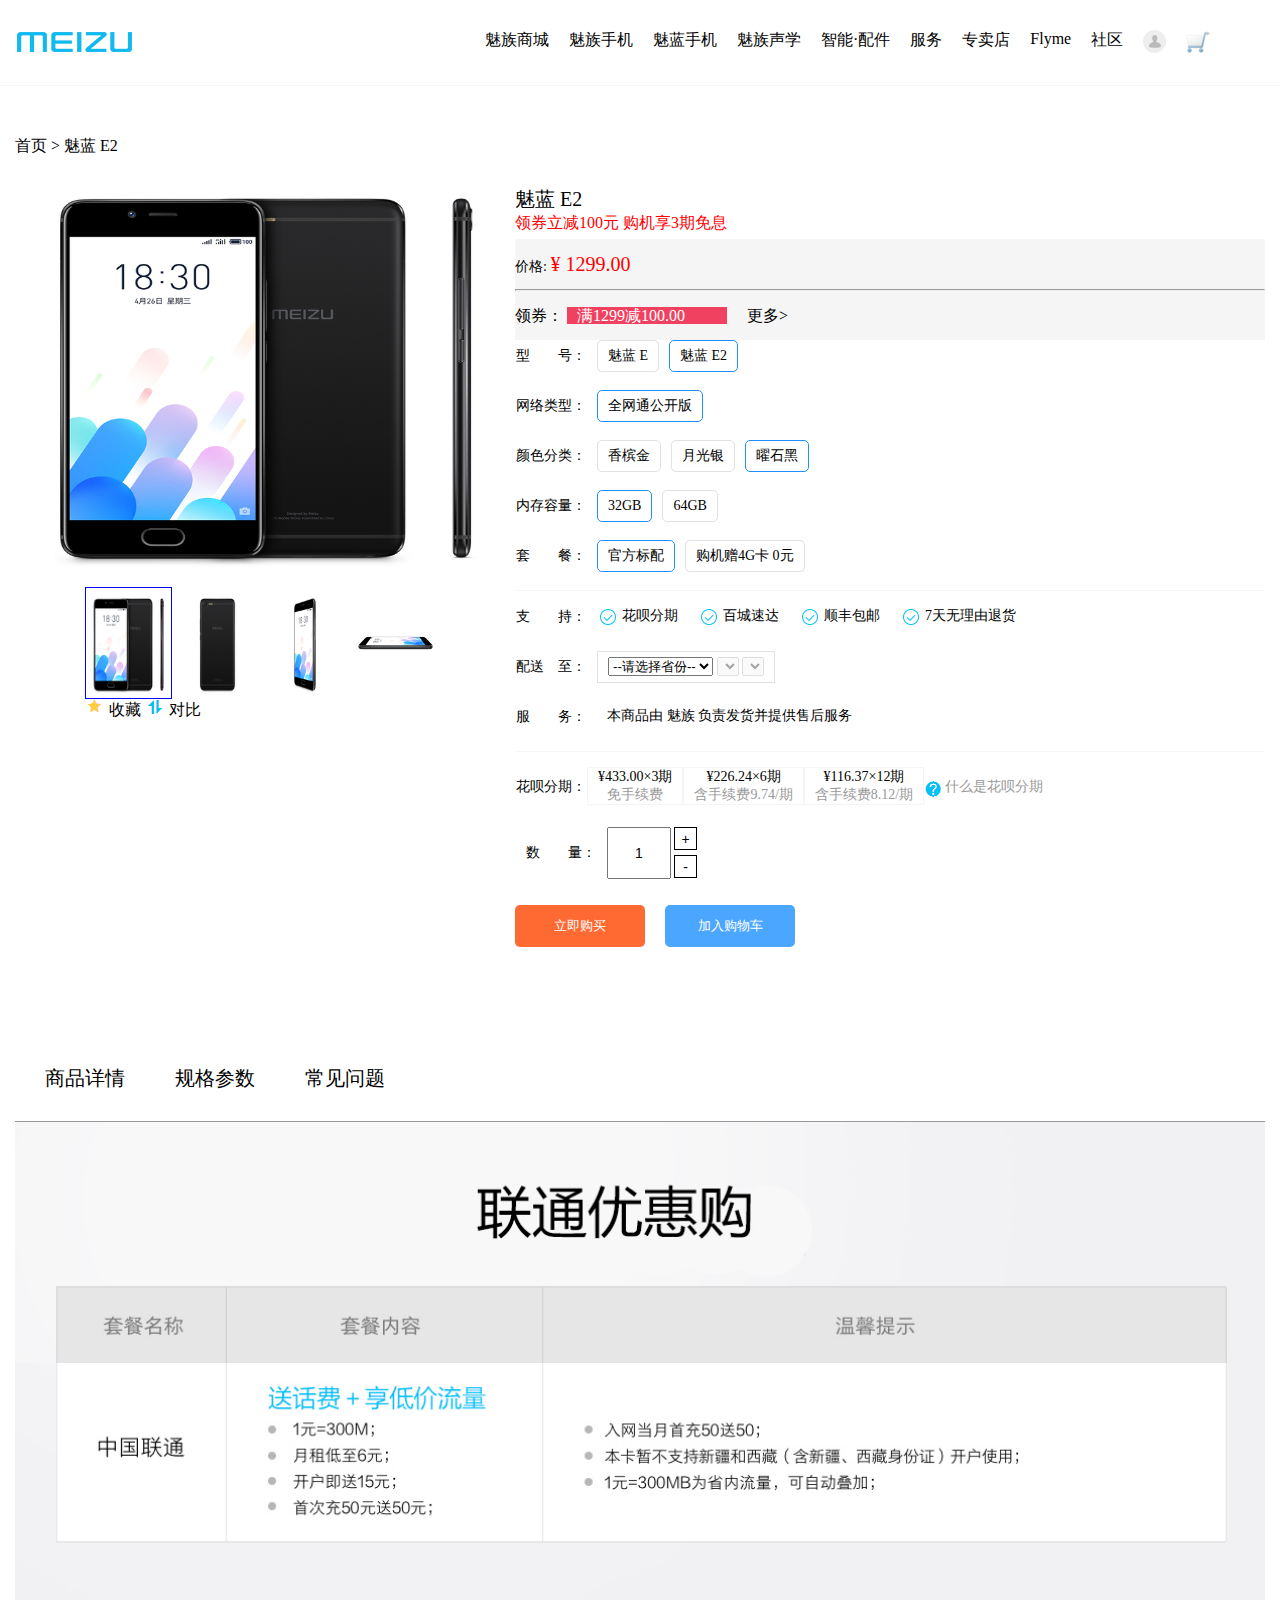
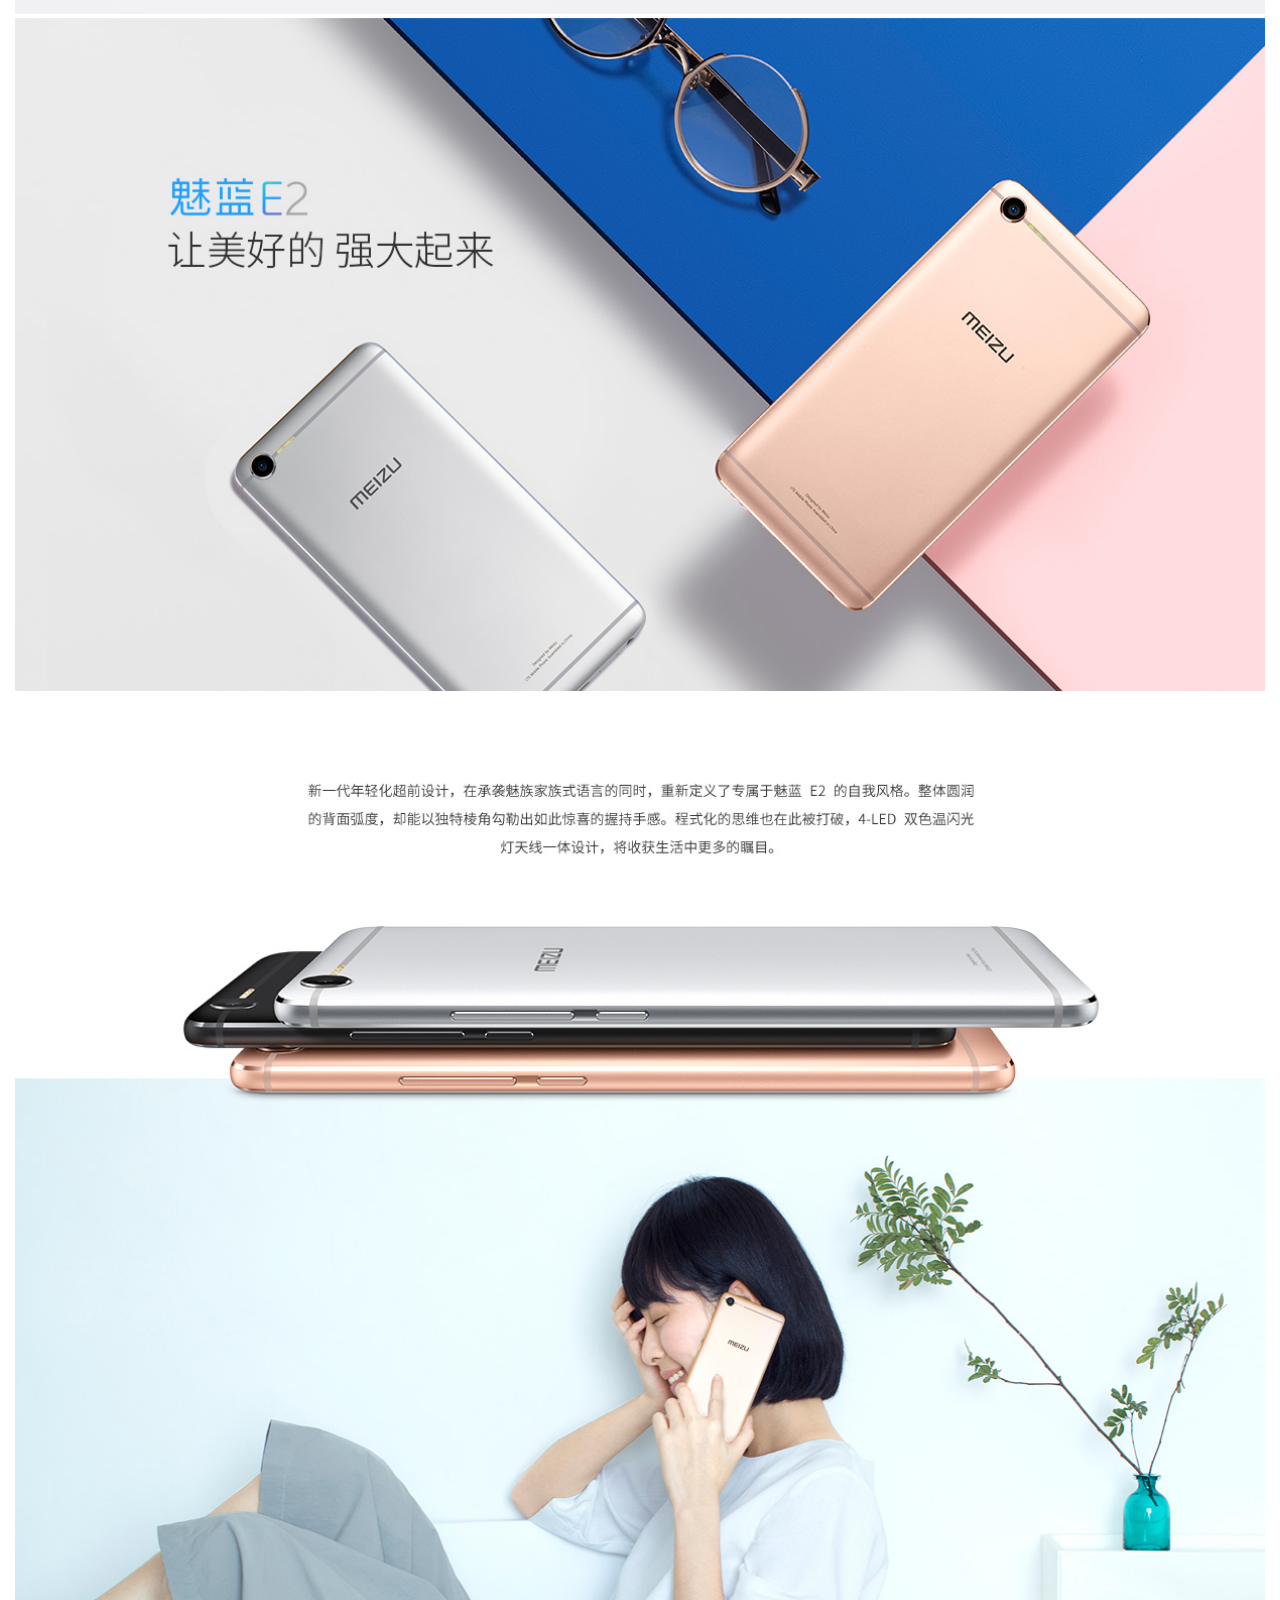
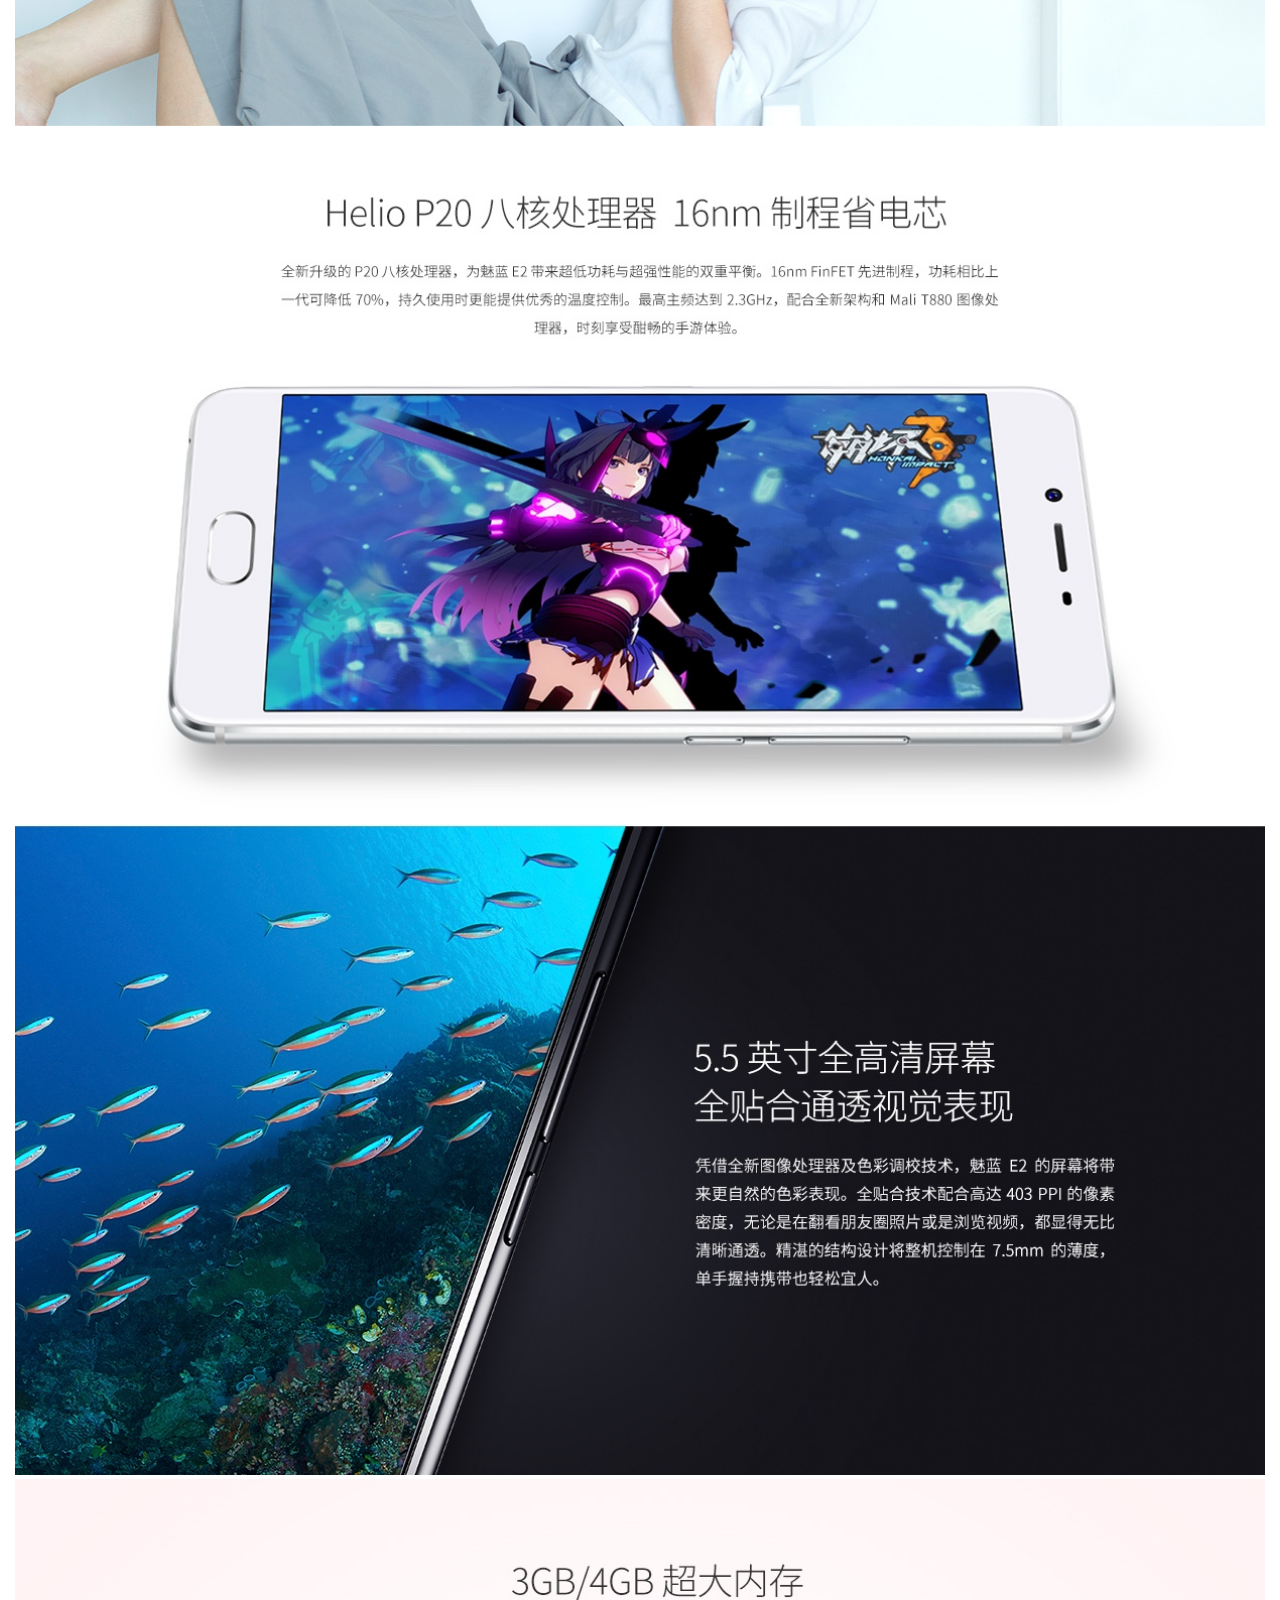
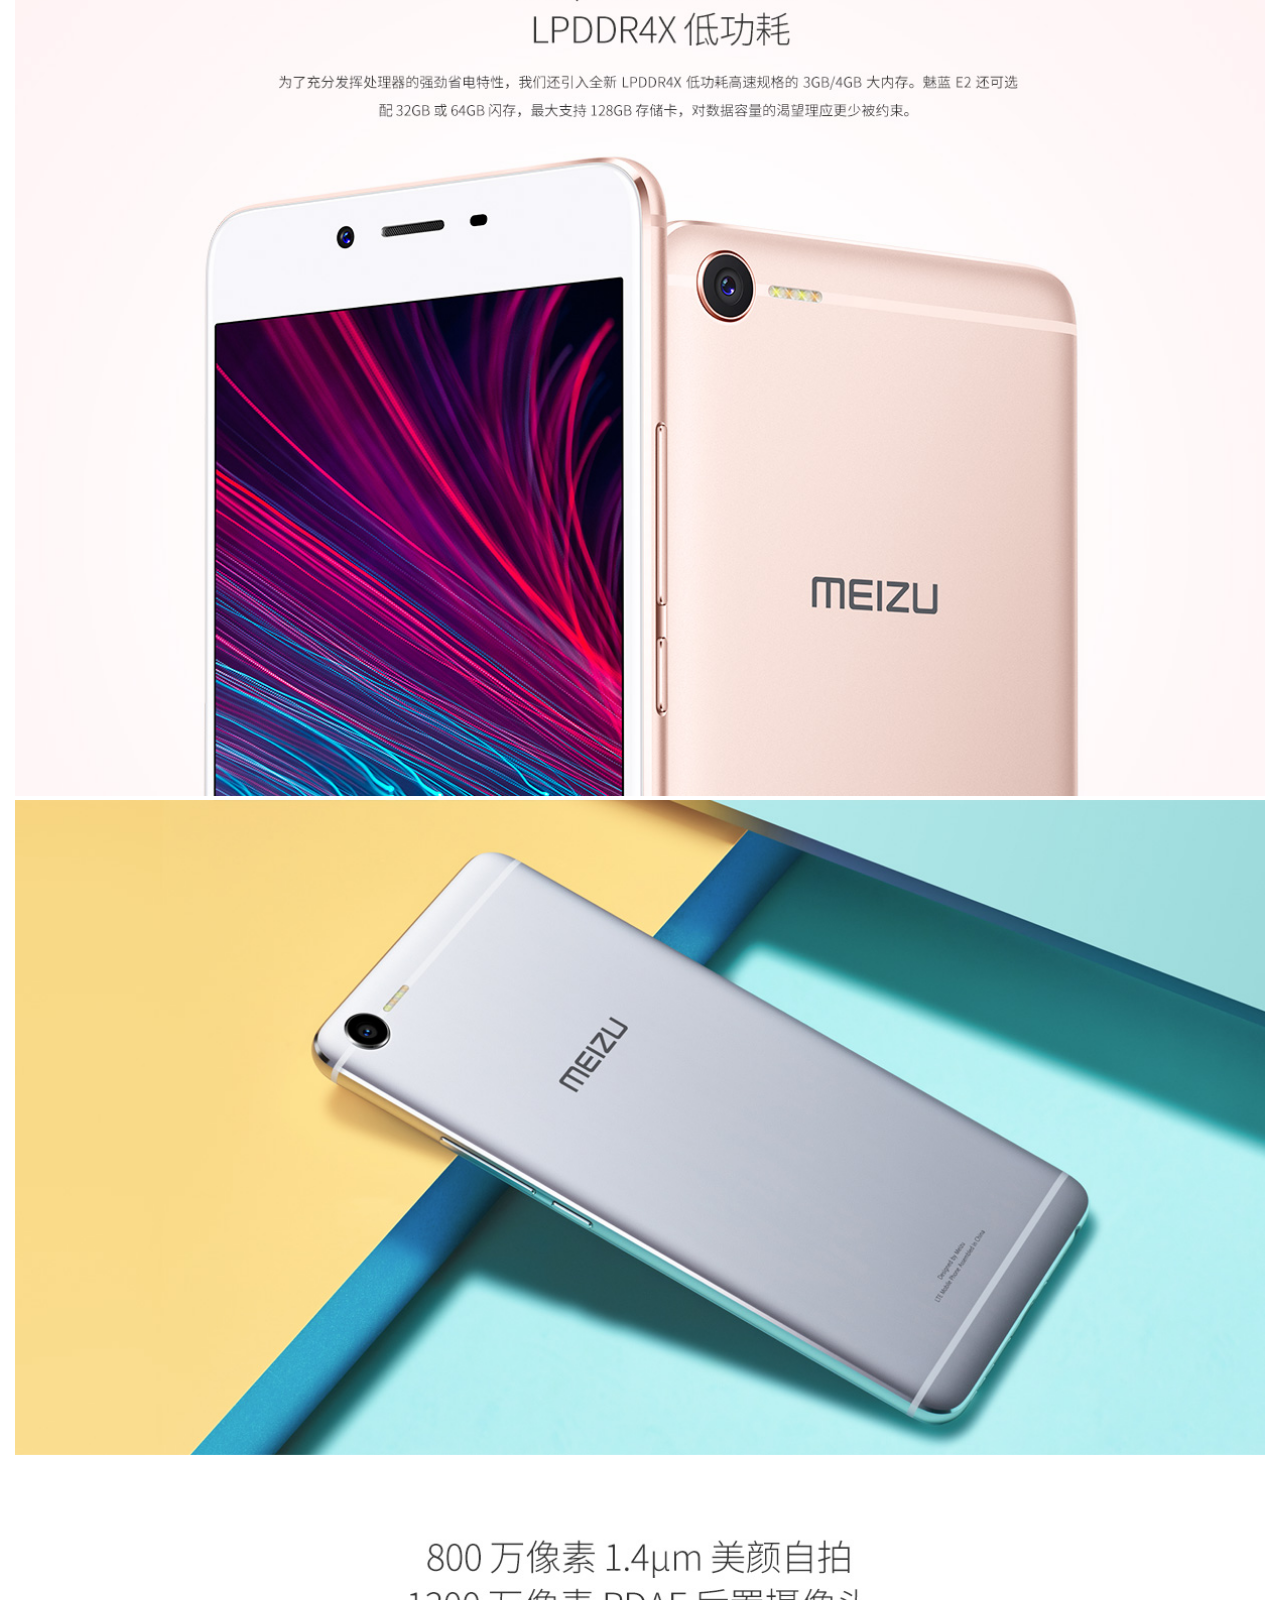
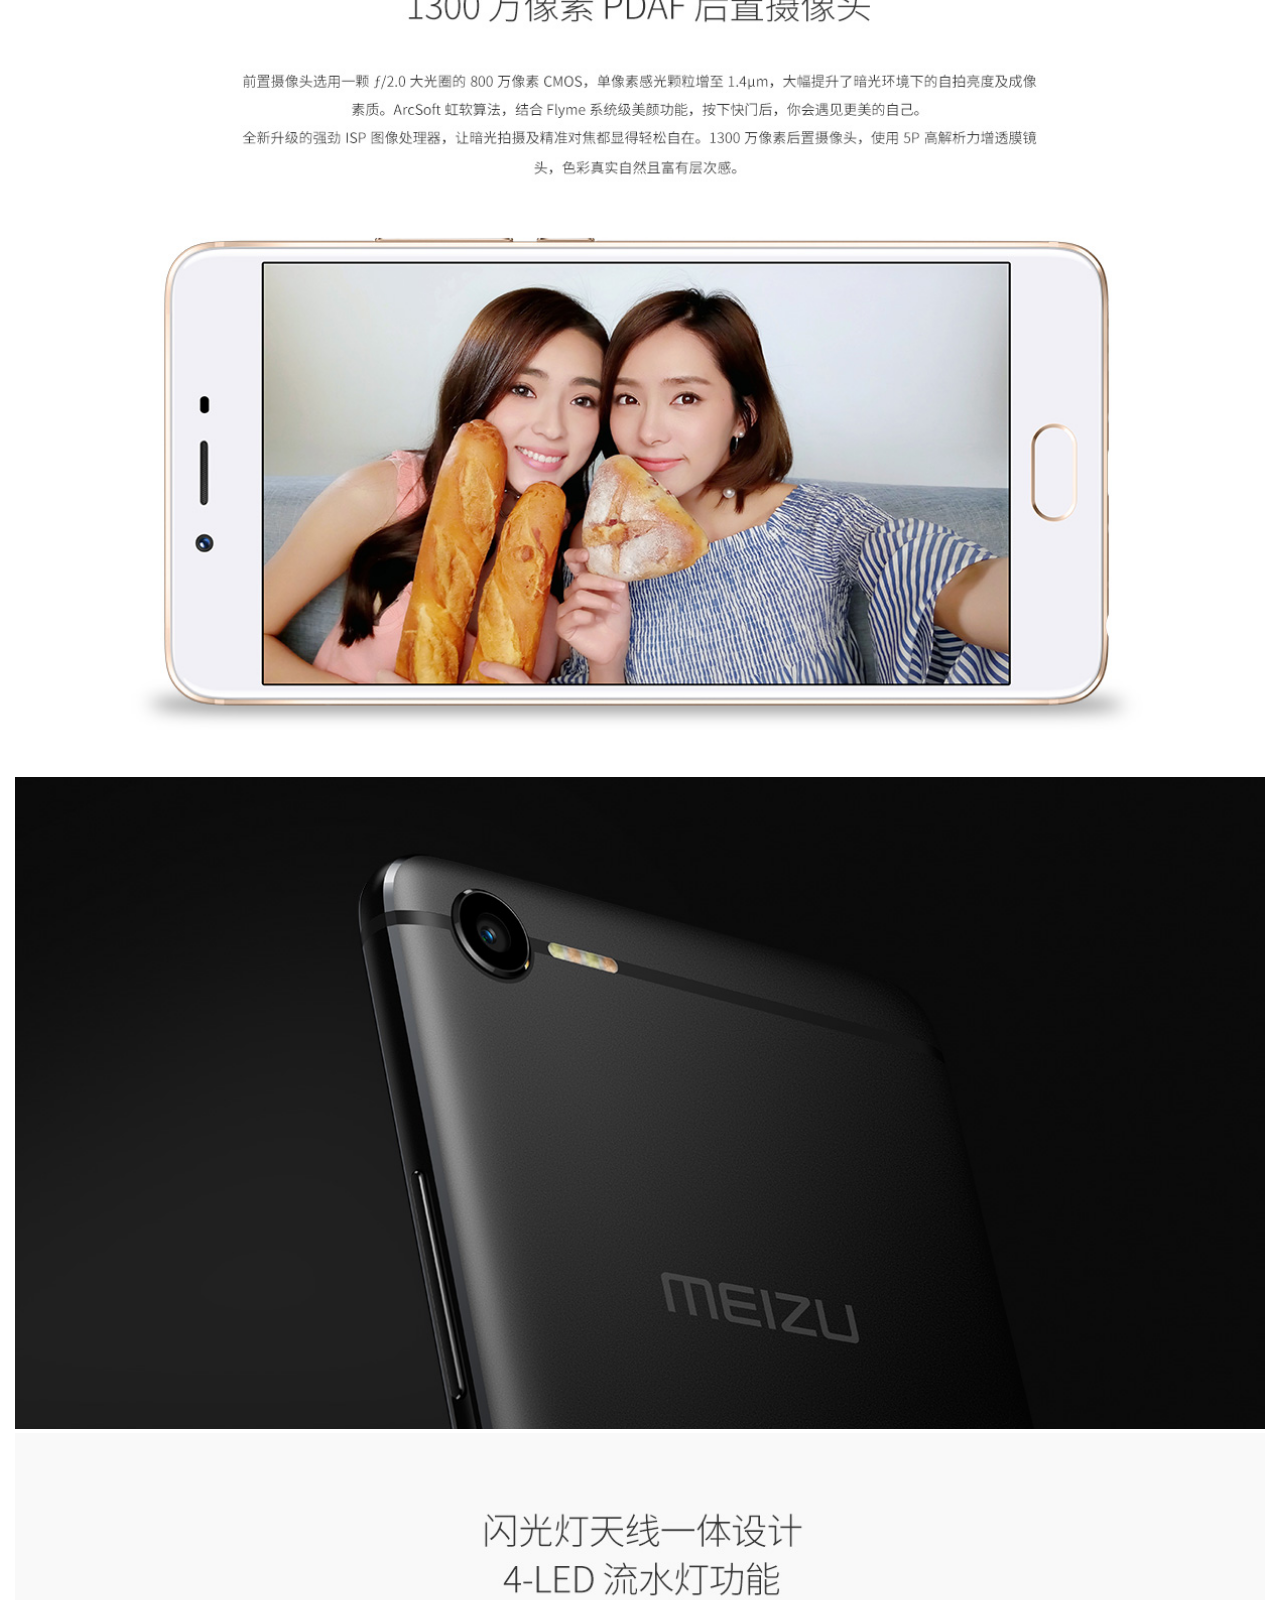
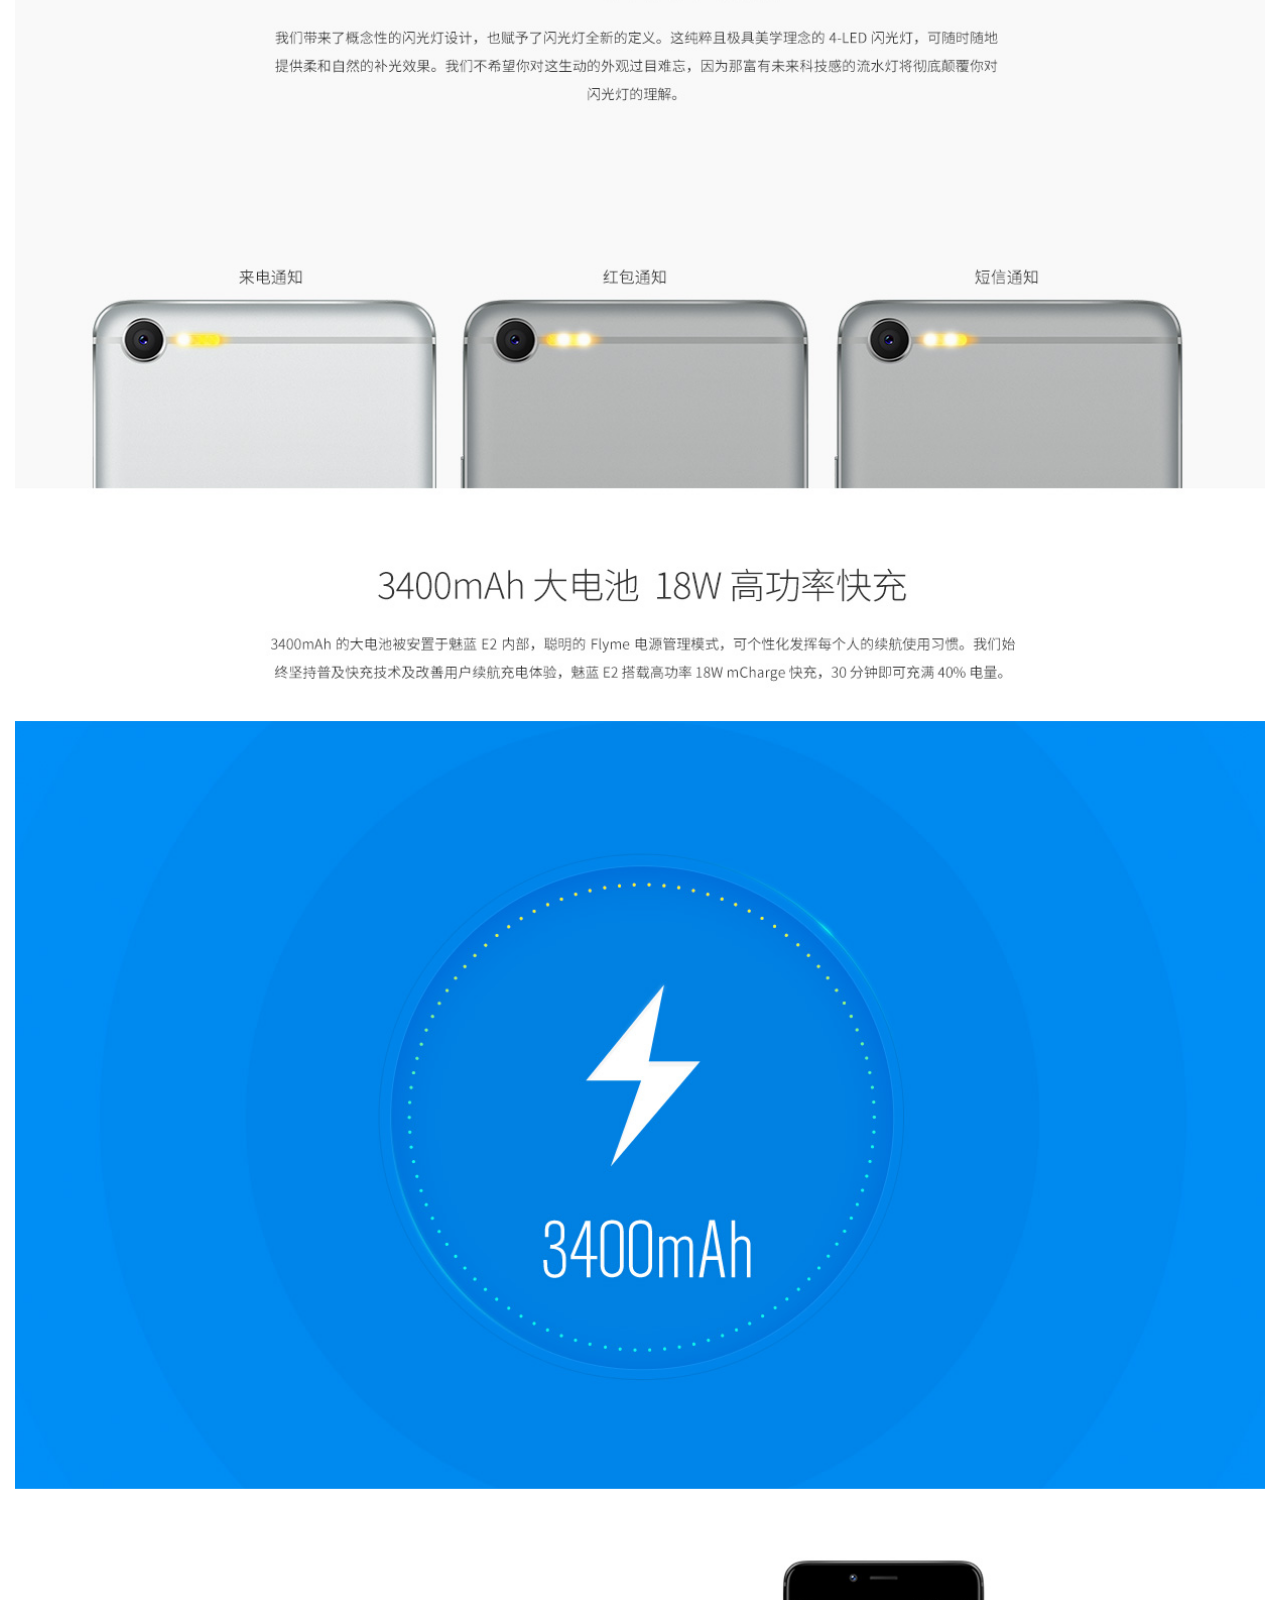
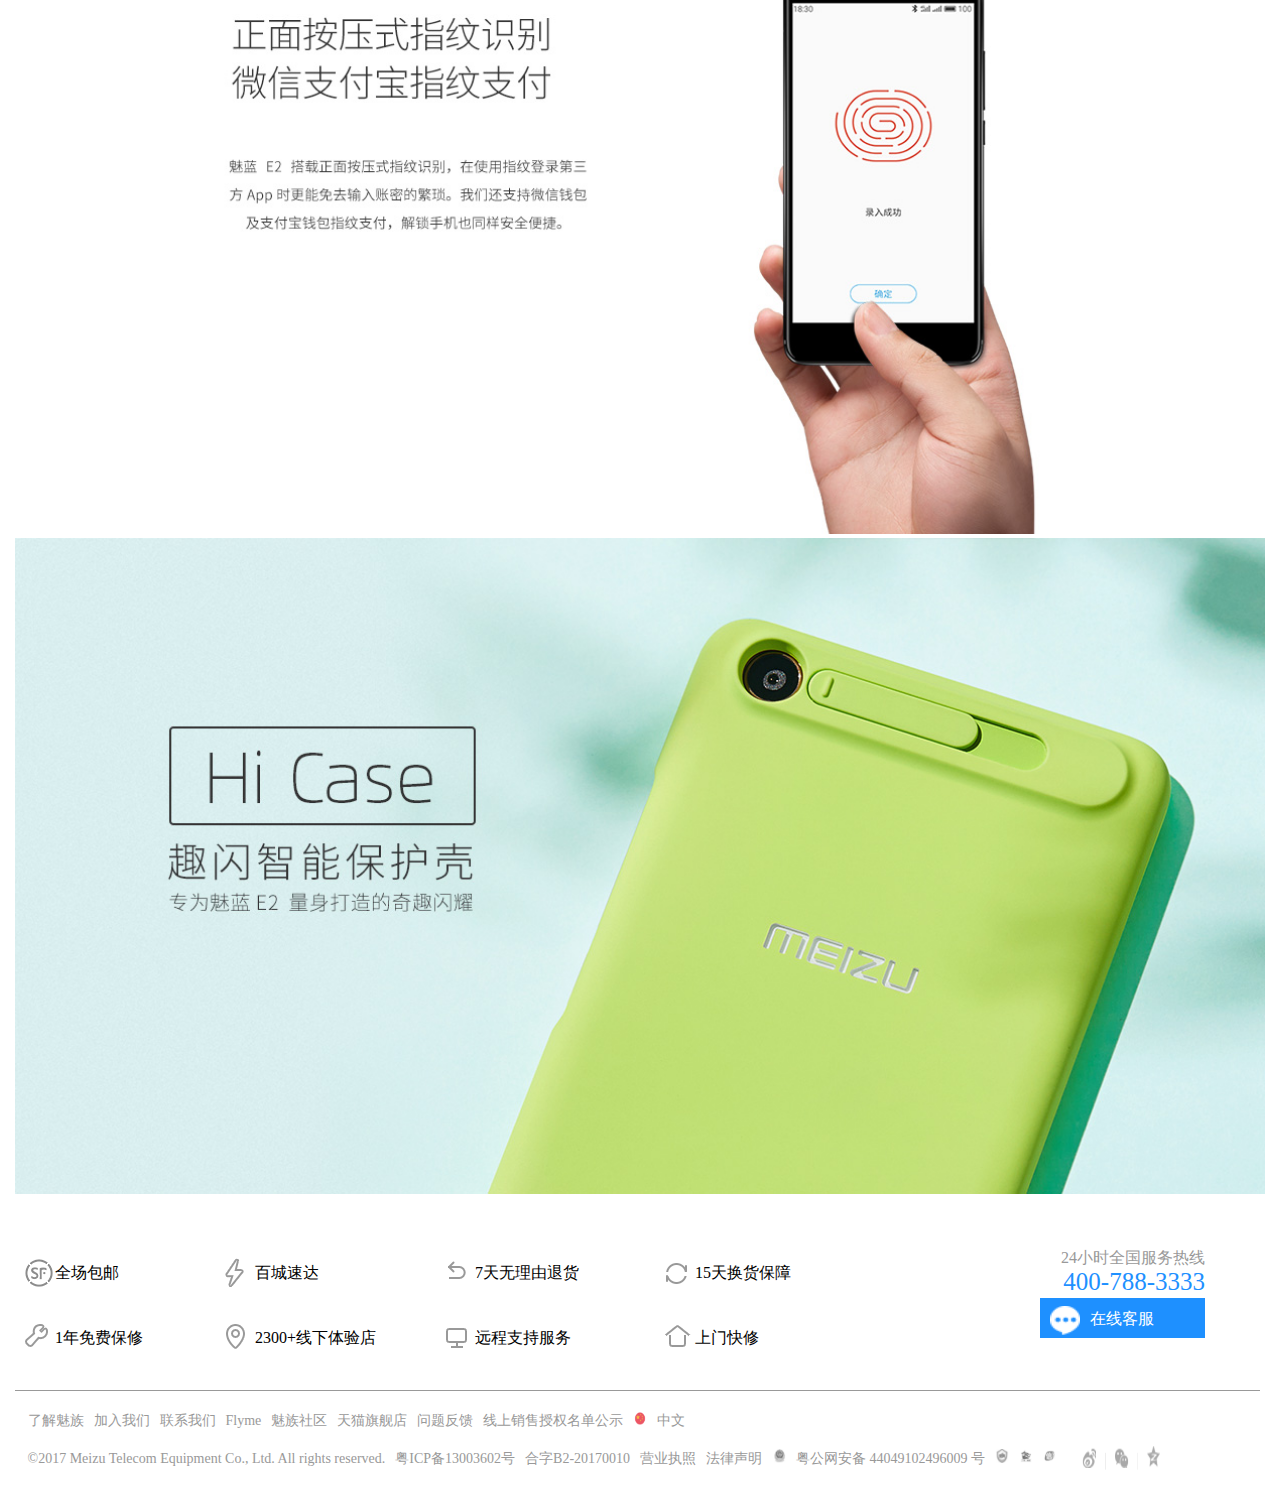
<file: shop/new_file.gouwuc.html>
<!DOCTYPE html>
<html>
	<head>
		<meta charset="UTF-8">
		<title></title>
		<link rel="shortcut icon"  href="img/zhuy.img/bt.png"/>
		<link rel="stylesheet" type="text/css" href="css/new_file.gouwuc.css"/>
	</head>
	<body>
		<!--悬浮列表-->
		<div class="Suspension">
			<ul>
				<li>
					<img src="img/xuanf.img/xf1.png"/>
					<p>PRO 7</p>
					<p>2880起</p>
				</li>
				<li>
					<img src="img/xuanf.img/xf2.png"/>
					<p>PRO 7 Plus</p>
					<p>3580起</p>
				</li>
				<li>
					<img src="img/xuanf.img/xf3.png"/>
					<p>PRO 6 Plus</p>
					<p>2699</p>
				</li>
				<li>
					<img src="img/xuanf.img/xf4.png"/>
					<p>PRO 6s</p>
					<p>2299</p>
				</li>
				<li>
					<img src="img/xuanf.img/xf5.png"/>
					<p>MX6</p>
					<p>1599</p>
				</li>
			</ul>
		</div>
		
		
		<!--吸顶切换-->
		<div id="fixed">
			<div class="fixed">
				<ul id="fixedUl">
					<li>
						<a href="#detailsSp">
							商品详情
						</a>
					</li>

					<li>
						<a href="#detailsGg">
							规格参数
						</a>
					</li>
					<li>
						<a href="#detailsWt">
							常见问题
						</a>
					</li>
				</ul>
				<input type="button" id="" value="现在购买" />
				<ul>
					<li>
						魅蓝 E2
						<span >
							￥1299.00
						</span>
					</li>
					<li>
						全网通公开版 曜石黑 32GB 官方标配
					</li>
				</ul>
			</div>
		</div>
		<!--回到顶部-->
		<div class="scrTop">
			<ul>
				<li>
					<img src="img/gouwuc.img/xd2.png"/>
				</li>
				<li>
					<img src="img/gouwuc.img/xd1.png"/>
				</li>
			</ul>
		</div>
		
		<!--导航栏-->
		<div id="nav">
			<div class="nav">
				<a href="new_file.zhuy.html"> 
					<img src="img/gouwuc.img/9.jpg"/>
				</a>
				<ul>
					<li>
						魅族商城
					</li>
					<li>
						魅族手机
					</li>
					<li>
						魅蓝手机
					</li>
					<li>魅族声学</li>
					<li>智能·配件</li>
					<li>服务</li>
					<li>专卖店</li>
					<li>Flyme</li>
					<li>社区</li>
					<li>
						<img src="img/gouwuc.img/2.png"/>
						<ul>
							<li>
							
							</li>
							<li>
								<a  href="new_file.login page.html">
									立即登录
								</a>
							</li>
							<li>立即注册</li>
							<li>我的订单</li>
							<li>M码通道</li>
						</ul>
					</li>
					<li>
						<img src="img/gouwuc.img/8.png"/>
					</li>
				</ul>
				
			</div>
			
			
			
		</div>
		<!--购物车商品详情-->
			
			<div id="Detail">
				<div class="DetailIng">
					<a href="new_file.zhuy.html">
						
						首页
						&gt;
					</a>
					<span id="model">
						
						魅蓝 E2
					</span>
		<!--btn显示图片-->
					<div class="btns">
						<img id="btns0" src="img/gouwuc.img/btn11.png"/>
						<img id="btns1" src="img/gouwuc.img/btn22.png"/>
						<img id="btns2" src="img/gouwuc.img/btn33.png"/>
						<img id="btns3" src="img/gouwuc.img/btn44.png"/>
					</div>
					
		<!--btn切换图片-->
					<ul class="btnx">
						<li> 
							<img id="btnx0" src="img/gouwuc.img/btn1.png"/>
						</li>
						<li>
							<img id="btnx1"  src="img/gouwuc.img/btn2.png"/>
						</li>
						<li>
							<img id="btnx2"  src="img/gouwuc.img/btn3.png"/>
						</li>
						<li>
							<img id="btnx3"  src="img/gouwuc.img/btn4.png"/>
						</li>
					</ul>
					<p>
						<a>
							<img src="img/gouwuc.img/y1.png"/>
							收藏 
						</a>
						<a>
							<img src="img/gouwuc.img/y2.png"/>
							对比
						</a>
					</p>
				</div>
	

				
				<div class="DetailMsg">
					<p id="DetailMsg">
						魅蓝 E2
					</p>
					<p>
						领券立减100元 购机享3期免息
					</p>
					<div id="">
						<p>
							<span >
								价格:
							</span>
							<span class="Price">
								¥ 1299.00
							</span>
						</p>
						<hr />
						<p>
							<span>
								领券：
							</span>
							<span>
								满1299减100.00
								<span id="date">
									&ensp;&ensp;&ensp;
								</span>
							</span>
							<span>
								更多&gt;
							</span>
						</p>
					</div>
					
					<div id="">
						<ul>
							<li>
								型&ensp;&ensp;&ensp;&ensp;号：
	
							</li>
							<li class="Model1" >
								魅蓝 E
							</li>
							<li class="Model2" >
								魅蓝 E2
							</li>
						</ul>
						<ul>
							<li>
								网络类型：
							</li>
							<li>
								全网通公开版
							</li>
						</ul>
						<ul>
							<li>
								颜色分类：
	 
							</li>
							<li>
								香槟金
							</li>
							<li>
								月光银 
							</li>
							<li>
								曜石黑
							</li>
						</ul>
						<ul>
							<li>
								内存容量：
							</li>
							<li>
								32GB
							</li>
							<li>
								64GB
							</li>
						</ul>
						<ul>
							<li>
								套&ensp;&ensp;&ensp;&ensp;餐：
							</li>
							<li>
								官方标配
							</li>
							<li>
								购机赠4G卡 0元
							</li>
						</ul>
					
					</div>
					
					<div class="">
						<ul>
							<li>
								支&ensp;&ensp;&ensp;&ensp;持：
							</li>
							<li>
								<img src="img/gouwuc.img/y4.png"/>
								花呗分期
							</li>
							<li>
								<img src="img/gouwuc.img/y4.png"/>
								百城速达
							</li>
							<li>
								<img src="img/gouwuc.img/y4.png"/>
								顺丰包邮
							</li>
							<li>
								<img src="img/gouwuc.img/y4.png"/>
								7天无理由退货
							</li>
						</ul>
						
						<ul>
							<li>
								配送&ensp;&ensp;至：
							</li>
							<li>
								<select id="prov" name=""></select>
								<select id="city" disabled="disabled"></select>
								<select id="country" disabled="disabled"></select>
							</li>
						</ul>
						
						<ul>
							<li>
								服&ensp;&ensp;&ensp;&ensp;务：

							</li>
							<li>
								本商品由 魅族 负责发货并提供售后服务
							</li>
						</ul>
					</div>
					
					<div id="">
						
						<ul>
							<li>
								花呗分期：
							</li>
							<li>
								<p>¥433.00×3期</p>
								<p>免手续费</p>
							</li>
							<li>
								<p>¥226.24×6期</p>
								<p>含手续费9.74/期</p>
							</li>
							<li>
								<p>¥116.37×12期</p>
								<p>含手续费8.12/期</p>
							</li>
							<li>
								<img src="img/gouwuc.img/y6.png"/>
								什么是花呗分期
							</li>
						</ul>
						
					</div>
					
					<div class="">
						<ul>
							<li>
								数&ensp;&ensp;&ensp;&ensp;量：
							</li>
							<li>
								<input type="text" name="" id="plRe" value="1" />
							</li>
							<li>
									<input type="button" name="" id="plus" value="+" />
									<input type="button" name="" id="reduce" value="-" />
							</li>
						</ul>
						<input type="button" name="" id="" value="立即购买" />
						<input type="button" name="" id="Join" value="加入购物车" />
					</div>
					
					
					
					
				</div>
			</div>	
		
<!--商品详情页-->
		<div class="details">
			<ul class="detailsUl">
				<li id="detailsSp">
					商品详情
				</li>
				<li id="detailsGg">
					规格参数
				</li>
				<li id="detailsWt">
					常见问题
				</li>
			</ul>
			
		</div>
		
		<div id="detailss">
			
		
		<div id="details">
			<div id="">
				<img src="img/gouwuc.img/gouwc1.png"/>
			</div>
			<div id="">
				<img src="img/gouwuc.img/gouwc2.png"/>
			</div>
			<div id="">
				<img src="img/gouwuc.img/gouwc3.png"/>
			</div>
			<div id="">
				<img src="img/gouwuc.img/gouwc4.png"/>
			</div>
			<div id="">
				<img src="img/gouwuc.img/gouwc5.png"/>
			</div>
			<div id="">
				<img src="img/gouwuc.img/gouwc6.png"/>
			</div>
			<div id="">
				<img src="img/gouwuc.img/gouwc7.png"/>
			</div>
			<div id="">
				<img src="img/gouwuc.img/gouwc8.png"/>
			</div>
			<div id="">
				<img src="img/gouwuc.img/gouwc9.png"/>
			</div>
			<div id="">
				<img src="img/gouwuc.img/gouwc10.png"/>
			</div>
			<div id="">
				<img src="img/gouwuc.img/gouwc11.png"/>
			</div>
			<div id="">
				<img src="img/gouwuc.img/gouwc12.png"/>
			</div>
		</div>
		<!--规格参数-->
		<div id="parameter">
			<table  border="1" cellspacing="0" cellpadding="0">
				<tr>
					<th>基础信息</th>
				</tr>
			</table>
			<table border="1" cellspacing="0" cellpadding="0">
				<tr>
					<td>
						品牌	
					</td>
					<td>
						魅族
					</td>
					
				</tr>
				<tr>
					<td>
						型号	
					</td>
					<td>
						魅蓝E2
					</td>
					
				</tr>
				<tr>
					<td>
						尺寸
					</td>
					<td>
						153.7*75.7*7.5mm
					</td>
					
				</tr>
				<tr>
					<td>
						电池容量
					</td>
					<td>
						3400mAh
					</td>
					
				</tr>
				<tr>
					<td>
						重量
					</td>
					
					<td>
						155g
					</td>
				</tr>	
					
					
			</table>
			<table  border="1" cellspacing="0" cellpadding="0">
				<tr>
					<th>屏幕</th>
				</tr>
			</table>
			<table  border="1" cellspacing="0" cellpadding="0">
				
				<tr>
					<td>
						屏幕尺寸
					</td>
					
					<td>
						15.5英寸
					</td>
				</tr>
				<tr>
					<td>
						对比度
					</td>
					
					<td>
						1000:1
					</td>
				</tr>
				<tr>
					<td>
						分辨率	
					</td>
					
					<td>
						1920×1080
					</td>
				</tr>
				<tr>
					<td>
						PPI	
					</td>
					
					<td>
						403
					</td>
				</tr>
				<tr>
					<td>
						亮度	450cd/m²
					</td>
					
					<td>
						(典型值)
					</td>
				</tr>
				<tr>
					<td>
						制造工艺	GFF
					</td>
					
					<td>
						方案（全贴合）
					</td>
				</tr>
			</table>
			
	
			
			<table  border="1" cellspacing="0" cellpadding="0">
				<tr>
					<th>容量</th>
				</tr>
			</table>
			<table  border="1" cellspacing="0" cellpadding="0">
				<tr>
					<td>
						运行内存（RAM）
					</td>
					<td>
						3GB(仅限32G版本)、4GB(仅限64G版本)
					</td>
				</tr>
				<tr>
					<td>
						机身内存
					</td>
					<td>
							<p>32G </p>
							<p>64GB</p>
					</td>
				</tr>
				
			</table>
	
			
			<table  border="1" cellspacing="0" cellpadding="0">
				<tr>
					<th>处理器</th>
				</tr>
			</table>
			<table  border="1" cellspacing="0" cellpadding="0">
				<tr>
					<td>
						CPU
					</td>
					<td>
						Helio P20 16nm 制程低功耗处理器
					</td>
				</tr>
				<tr>
					<td>
						GPU	
					</td>
					<td>
						ARM Mali-T880 图形处理器
					</td>
				</tr>
				<tr>
					<td>
						CPU频率
					</td>
					<td>
						<p>ARM® Cortex®-A53™ 2.3GHz x4 + </p>
						<p>ARM® Cortex®-A53™ 1.6GHz x4	</p>
					</td>
				</tr>
				
			</table>


			
			<table  border="1" cellspacing="0" cellpadding="0">
				<tr>
					<th>摄像</th>
				</tr>
			</table>
			<table  border="1" cellspacing="0" cellpadding="0">
				<tr>
					<td>
						前置摄像头
					</td>
					<td>
						<p>
							800 万像素 自拍更透亮光滑

						</p>
						<p>
							ƒ/2.0 光圈 1.4μm 单像素尺寸
						</p>
						<p>
							5 片式镜头
						</p>
						<p>
							ArcSoft® 美颜算法 自适应美肤技术
						</p>
						<p>
							Face AE 自动人脸识别 亮度增强
						</p>
					</td>
				</tr>
				<tr>
					<td>
						后置摄像头	
					</td>
					<td>
						<p>
							1300万像素
						</p>
						<p>
							ƒ/2.2 光圈
						</p>
						<p>
							5 片式镜头
						</p>
						<p>
							PDAF 相位对焦
						</p>
						<p>
							4-LED 双色温闪光灯 补光自然柔和
						</p>
						<p>
							连拍模式
						</p>
						<p>
							PDAF 相位对焦
						</p>
						<p>
							全景模式
						</p>
					</td>
				</tr>
				
			</table>
			




		
			<table  border="1" cellspacing="0" cellpadding="0">
				<tr>
					<td>
						mTouch
					</td>
					<td>
						<p>
							响应速度	0.2s

						</p>
						<p>
							识别角度	360°
						</p>
						<p>
							指纹组数	5组
						</p>
						<p>
							mTouch传感器	电容式触摸传感器	
						</p>
					</td>
				</tr>
			
				
			</table>


			<table  border="1" cellspacing="0" cellpadding="0">
				<tr>
					<td>
						运营商与制式
					</td>
					<td>
						<p>
							全网通	全网通公(开版、移动版、电信版)

						</p>
						<p>
							移动 4G TD-LTE
						</p>
						<p>
							联通/电信 4G TD/FDD-LTE
						</p>
						<p>
							移动 3G TD-SCDMA	
						</p>
						<p>
							联通 3G WCDMA
						</p>
						<p>
							电信 3G EVDO
						</p>
						<p>
							电信 2G CDMA	
						</p>
						<p>
							移动/联通 2G GSM	
						</p>
						
					</td>
				</tr>
			
				
			</table>
	



            <table  border="1" cellspacing="0" cellpadding="0">
				<tr>
					<td>
						其他参数
					</td>
					<td>
						<p>
							WLAN功能	支持 5GHz 和 2.4GHz 频段

						</p>
						<p>
							802.11 a/b/g/n 无线网络
						</p>
					</td>
					
				</tr>
				<tr>
					<td>
						蓝牙
					</td>
					<td>
						<p>
							Bluetooth 4.2
						</p>
						<p>
							移动 3G TD-SCDMA	
						</p>
					</td>
				</tr>
			
				
			</table>		

 
 
 			
			 <table  border="1" cellspacing="0" cellpadding="0">
				<tr>
					<th>
						多媒体
					</th>
				</tr>
			
			</table>
			  <table  border="1" cellspacing="0" cellpadding="0">
				<tr>
					<td>
						视频	支持
					</td>
					<td>
						<p>
							MP4、3GP、MOV、MKV、AVI、FLV、MPEG 视频格式

						</p>
					</td>
					
				</tr>
				<tr>
					<td>
						音频	支持
					</td>
					<td>
						<p>
							FLAC、APE、AAC、MKA、OGG、MIDI、M4A、AMR 音频格式

						</p>
					</td>
					
				</tr>
				<tr>
					<td>
						图片	支持
					</td>
					<td>
						<p>
							JPEG、PNG、GIF、BMP 图片格式
						</p>
					</td>
				</tr>
			
			</table>

	
	        <table  border="1" cellspacing="0" cellpadding="0">
				<tr>
					<th>
						系统与应用
					</th>
				</tr>
			
			</table>
			  <table  border="1" cellspacing="0" cellpadding="0">
				<tr>
					<td>
						系统版本
					</td>
					<td>
						<p>
							Flyme6 powered by YunOS

						</p>
						
					</td>
					
				</tr>
				<tr>
					<td>
						传感器
					</td>
					<td>
						<p>
							FLAC、APE、AAC、MKA、OGG、MIDI、M4A、AMR 音频格式

						</p>
						<p>
							霍尔磁感应
						</p>
						<p>
							重力感应
						</p>
						<p>
							红外距离感应
						</p>
						<p>
							陀螺仪
						</p>
						<p>
							环境光度感应
						</p>
						<p>
							触摸感应
						</p>
						<p>
							电子罗盘
						</p>
						
					</td>
					
				</tr>
				<tr>
					<td>
						导航定位	GPS
					</td>
					<td>
						<p>
							A-GPS
						</p>
						<p>
							GLONASS
						</p>
						<p>
							电子罗盘
						</p>
					</td>
				</tr>
			
			</table>
			<table  border="1" cellspacing="0" cellpadding="0">
				<tr>
					<th>
						操作环境
					</th>
				</tr>
			</table>
			<table  border="1" cellspacing="0" cellpadding="0">
				<tr>
					<td>
						操作环境
					</td>
					<td>
						<p>
							工作环境温度 -15 至 55°C
						</p>
						<p>
							非工作温度 -40 至 70°C
						</p>
						<p>
							相对湿度 95%
						</p>
						<p>
							工作高度 高达 5000 米
						</p>
					</td>
				</tr>
			
			</table>
			

			<table  border="1" cellspacing="0" cellpadding="0">
				<tr>
					<th>
						操作环境
					</th>
				</tr>
			</table>
			<table  border="1" cellspacing="0" cellpadding="0">
				<tr>
					<td>
						包装清单
					</td>
					<td>
						<p>
							包装清单	主机 x 1
						</p>
						<p>
							电源适配器 x 1
						</p>
						<p>
							保修证书 x 1
						</p>
						<p>
							SIM卡顶针 x 1
						</p>
						<p>
							数据线 x 1
						</p>
					</td>
				</tr>
			
			</table>
	

		</div>
	<!--常见问题	-->
		<div id="CommonProblem">
			<div class="CommonProblem">
			<h3>热门回答</h3>
			<ul>
				<li>
					
					<p>
						<img src="img/gouwuc.img/gou2.png"/>
						<span>
							订单几天发货？
						</span>
					</p>
					<p>
						<img src="img/gouwuc.img/gou3.png"/>
						<span>
							付款后3天内发出。
						</span>
					</p>
				</li>
				<li>
					<p>
						<img src="img/gouwuc.img/gou2.png"/>
						<span >
							魅蓝 E2 的屏幕尺寸是多大？有哪几种颜色？机身材质？
						</span>
					</p>
					<p>
						<img src="img/gouwuc.img/gou3.png"/>
						<span>
							5.5 英寸，曜石黑、月光银、香槟金，金属一体机身。
						</span>
					</p>
				</li>




				
				<li>
					<p>
						<img src="img/gouwuc.img/gou2.png"/>
						<span >
							魅蓝 E2 是否支持指纹识别？
						</span>
					</p>
					<p>
						<img src="img/gouwuc.img/gou3.png"/>
						<span>
							支持 mTouch 指纹识别，响应速度达 0.2s，支持移动指纹支付 。
						</span>
					</p>
				</li>
				<li>
					<p>
						<img src="img/gouwuc.img/gou2.png"/>
						<span >
							魅蓝 E2 屏幕采用什么技术？
						</span>
					</p>
					<p>
						<img src="img/gouwuc.img/gou3.png"/>
						<span>
							GFF 全贴合技术，403 PPI 像素密度。
						</span>
					</p>
				</li>
				



				<li>
					<p>
						<img src="img/gouwuc.img/gou2.png"/>
						<span >
							魅蓝 E2 屏幕对比度和亮度多高？
						</span>
					</p>
					<p>
						<img src="img/gouwuc.img/gou3.png"/>
						<span>
							1000:1 对比度丨450cd/m²典型值亮度。
						</span>
					</p>
				</li>
				<li>
					<p>
						<img src="img/gouwuc.img/gou2.png"/>
						<span >
							魅蓝 E2 是否支持存储卡扩展？
						</span>
					</p>
					<p>
						<img src="img/gouwuc.img/gou3.png"/>
						<span>
							支持，最大支持 128GB 存储卡。
						</span>
					</p>
				</li>
				<li>
					<p>
						<img src="img/gouwuc.img/gou2.png"/>
						<span >
							魅蓝 E2 支持的网络有哪些？是否具备 VoLTE 语音通话技术？
						</span>
					</p>
					<p>
						<img src="img/gouwuc.img/gou3.png"/>
						<span>
							魅蓝 E2 全网通版可支持中国移动、中国联通、中国电信三大运营商网络。不可同时支持两张电信卡。支持 VoLTE 高清通话。
						</span>
					</p>
				</li>
				<li>
					<p>
						<img src="img/gouwuc.img/gou2.png"/>
						<span >
							魅蓝 E2 的 CPU 是什么？
						</span>
					</p>
					<p>
						<img src="img/gouwuc.img/gou3.png"/>
						<span>
							全新升级 P20 八核处理器，最高主频达到 2.3GHz 。
						</span>
					</p>
				</li>
				<li>
					<p>
						<img src="img/gouwuc.img/gou2.png"/>
						<span >
							魅蓝 E2 存储容量是多少？运行内存是多少？
						</span>
					</p>
					<p>
						<img src="img/gouwuc.img/gou3.png"/>
						<span>
							存储容量为32GB/64GB 两个版本。运行内存为 3GB/4GB 两个版本。
						</span>
					</p>
				</li>
				<li>
					<p>
						<img src="img/gouwuc.img/gou2.png"/>
						<span >
							魅蓝 E2 后置摄像头是多少像素？采用什么技术？
						</span>
					</p>
					<p>
						<img src="img/gouwuc.img/gou3.png"/>
						<span>
							1300 万像素，搭载 PDAF 高速相位对焦，ƒ/2.2 大光圈。
						</span>
					</p>
				</li>
				<li>
					<p>
						<img src="img/gouwuc.img/gou2.png"/>
						<span >
							魅蓝 E2 的电池规格？是否支持 mCharge 安全快充？
						</span>
					</p>
					<p>
						<img src="img/gouwuc.img/gou3.png"/>
						<span>
							3400 mAh 典型值，支持 mCharge 安全快充技术，标配 18W 高功率快充，30 分钟即可充满 40% 电量。
						</span>
					</p>
				</li>
			</ul>
			</div>
		</div>
		
		</div>

		
		
	<!--页尾-->
		<div id="footerBot">
			<div id="">
				<div id="">
					<ul>
						<li>
							<img src="img/gouwuc.img/i1.png"/>
								全场包邮
						</li>
						<li>
							<img src="img/gouwuc.img/i2.png"/>
								百城速达
						</li>
						<li>
							<img src="img/gouwuc.img/i3.png"/>
								7天无理由退货
						</li>
						<li>
							<img src="img/gouwuc.img/i4.png"/>
								15天换货保障
						</li>
					</ul>
					
					<ul>
						<li>
							<img src="img/gouwuc.img/i5.png"/>
								1年免费保修
						</li>
						<li>
							<img src="img/gouwuc.img/i6.png"/>
								2300+线下体验店
						</li>
						<li>
							<img src="img/gouwuc.img/i7.png"/>
								远程支持服务
						</li>
						<li>
							<img src="img/gouwuc.img/i8.png"/>
								上门快修
						</li>
					</ul>
					
				</div>
				<div id="">
					<p>24小时全国服务热线</p>
					<p>400-788-3333</p>
					<p>
						<img src="img/zhuylib.img/weix.png"/>
						在线客服
					</p>
				</div>
				
			</div>
			
			<div id="">
				<ul>
					<li>了解魅族</li>
					<li>加入我们</li>
					<li>联系我们</li>
					<li>Flyme</li>
					<li>魅族社区</li>
					<li>天猫旗舰店</li>
					<li>问题反馈</li>
					<li>线上销售授权名单公示</li>
					<li>
						<img src="img/zhuylib.img/yw1.jpg"/>
					</li>
					<li>中文</li>
				</ul>
				<ul>
					<li>©2017 Meizu Telecom Equipment Co., Ltd. All rights reserved.</li>
					<li>粤ICP备13003602号</li>
					<li>合字B2-20170010</li>
					<li>营业执照</li>
					<li>法律声明</li>
					<li>
						<img src="img/zhuylib.img/yw2.jpg"/>
					</li>
					<li> 粤公网安备 44049102496009 号 </li>
					<li>
						<img src="img/zhuylib.img/yw3.jpg"/>
						<img src="img/zhuylib.img/yw6.jpg"/>
					</li>
					<li>
						<img src="img/zhuylib.img/yw4.jpg"/>
						<img src="img/zhuylib.img/yw7.jpg"/>
					</li>
					<li>
						<img src="img/zhuylib.img/yw5.jpg"/>
						<img src="img/zhuylib.img/yw8.jpg"/>
					</li>
					<li>
						<img src="img/zhuylib.img/yw9.jpg"/>
					</li>
				</ul>
			</div>
		</div>
		
		
	</body>
	<script src="js/jquery-2.1.0.js"></script>
	<script src="js/new_file.gouwuc.js"  type="text/javascript"></script>
	<script type="text/javascript">
		var data = location.href;
		var arr = data.split("#");
		var arrs = arr[1];
		var imgId = arrs.substring(arrs.indexOf("=")+1);
		console.log(imgId);
		$.ajax({
			type:"get",
			url:"file/gouwc.json",
			async:true,
			datatype:"text",
			success:function(re){
				
				$(".Price").text(re[imgId][0]["price"]);
				for(var i= 0; i<4; i++){
					$("#btns"+i).prop("src",re[imgId][0]["imgsrc"+i]);
				    $("#btnx"+i).prop("src",re[imgId][0]["imgsrc"+i]);
				}
				
				
				$("#DetailMsg").text(re[imgId][0]["name"]);
				$(".Model1").text(re[imgId][0]["name"]);
				$(".Model2").text(re[imgId][0]["name2"]);
				$("#model").text(re[imgId][0]["name"]);
//				for(var i=0;i<bnts.length;){
//					$(bnts).prop("src",+re[imgId][1]["imgsrc"+i])
//				}
				
			}
		})
		
		window.onload=function(){
			setInterval(function(){
				jishi(2017,9,1,"date");
			},1000);
				//----形参
			function jishi(year,month,day,divName){
				//结束时间
				var endTime=new Date(year,month-1,day);	
				//系统时间
				var nowTime=new Date();	
				var diff=endTime.getTime()-nowTime.getTime();
				var s=parseInt(diff/1000%60);
				var fen=parseInt(diff/1000/60%60);
				var hour=parseInt(diff/1000/60/60%24);
				var day=parseInt(diff/1000/3600/24);
				$("#date").text("优惠剩余"+day+"天"+hour+"小时"+fen+"分"+s+"秒")
			
				
			}
			
			
		}
		
		$("#Join").click(function(){
			window.location.href = "购物车.html";
			
		})

		

	</script>
	
	
</html>
</file>
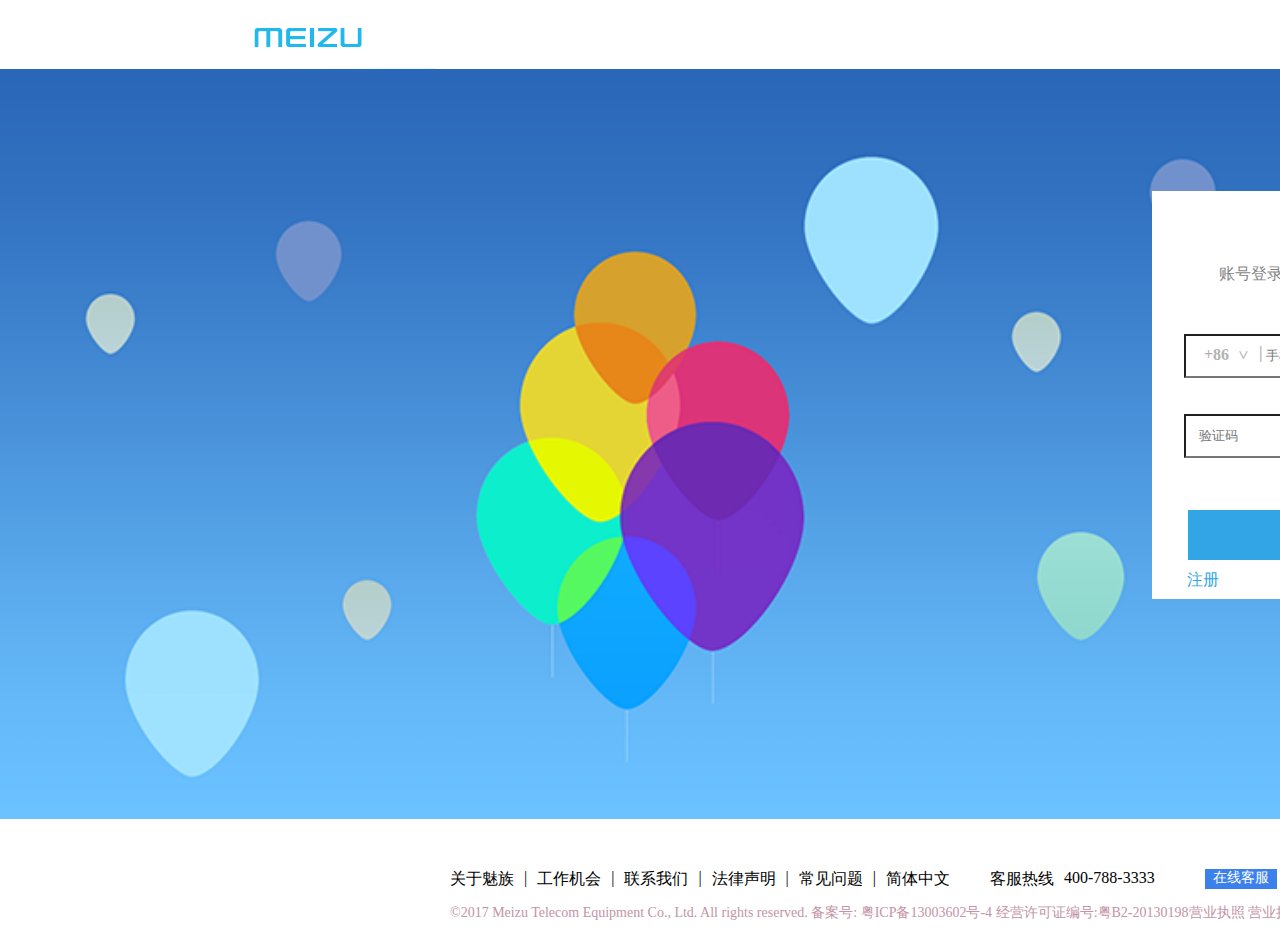
<file: shop/new_file.login page.html>
<!DOCTYPE html>
<html>

	<head>
		<meta charset="UTF-8">
		<title></title>
		<link rel="shortcut icon"  href="img/zhuy.img/bt.png"/>
		<link rel="stylesheet" type="text/css" href="css/new_file.css" />
	</head>

	<body>
		<div id="nav">
			<div class="nav">
				<a href="new_file.zhuy.html">
					<img src="img/login.img/log.jpg" />
				</a>
			</div>
		</div>
		<div id="content">
			<div class="content">
				<div class="validate">
					<p class="clk">
						<img class="clkimg1" src="img/login.img/erwm.jpg" />
						<img class="clkimg2" src="img/login.img/pcerm.jpg" />
					</p>
					<p class="pWidth">
						<span class="logFont">账号登录</span>
						<b class="line">|</b>
						<span class="proFont">验证码登录</span>
					</p>
					
					
					<div id="logCon">
						<div class="logCon">
							<div id="handset">
								<span>|</span>
								<input type="text" class="handset"  id="handsets" placeholder="手机号码" />
								<span>
								+86
							</span>
								<span>&lt</span>

							</div>
							
							<div id="google">
								<input type="text" class="google" placeholder="验证码" />
								<span>|</span>
								<span>获取验证码</span>
							</div>
							
							<div id="prompt1">
							</div>
							<div id="prompt2">
								
							</div>

						</div>

						<div class="logs">
							<input type="text" name="" id="" value="" placeholder="手机号/Flyme号" />
							<input type="password" name="" id="" value="" placeholder="密码" />
							<div class="">
								<input type="checkbox" class="checkbox" id="" value="" />
								<span>记住登录状态</span>
							</div>
						</div>

					</div>

					<p class="log">
						登录
					</p>

					<p id="p">
						<span class="pollCode">注册</span>
						<span class="pollCodes">登录</span>
						<span class="forget">忘记密码?</span>
					</p>

					<div class="imgErwm">
						<img class="imgErwm" src="img/login.img/mzQrShow.jpg" />
						<p>扫描安全登录</p>
						<p>请使用最新Flyme系统相机扫码功能，扫码登录</p>
					</div>

				</div>
				<div id="LoginRegisterog">
					<div class="LoginRegisterog">
						<p>注册Flyme账号</p>
						<p id="shouji"></p>
						<div class="">
							<input type="text" name=""  id="username" placeholder="手机号码" id="" value="" />
							<span>+86</span>
							<span>|</span>
						</div>
						<input type="password" id="passwords" name="" placeholder="请设置密码" id="" value="" />
						<input type="text" name="" disabled="disabled"  id="phones" value="" />
						<p class="">
							点击立即注册，即表示您同意并愿意遵守<span>Flyme服务协议</span>和<span>法律声明</span>
						</p>
						<input type="button" name="" id="usernames" value="立即注册" />
					</div>
				</div>

			</div>
		</div>
		<div id="footing">
			<div class="footing">
				<ul>
					<li>关于魅族 </li>
					<li>|</li>
					<li>工作机会 </li>
					<li>|</li>
					<li>联系我们</li>
					<li>|</li>
					<li>法律声明 </li>
					<li>|</li>
					<li>常见问题 </li>
					<li>|</li>
					<li>简体中文 </li>
					<li>客服热线</li>
					<li></li>
					<li> 400-788-3333</li>
					<span>在线客服</span>
				</ul>
				<img src="img/login.img/tongx.jpg" />

				<p>
					<span>©2017 Meizu Telecom Equipment Co., Ltd. All rights reserved.</span>
					<span>备案号: 粤ICP备13003602号-4 </span>
					<span>经营许可证编号:粤B2-20130198营业执照  </span>
					<span>营业执照  </span>
				</p>

			</div>
		</div>
	</body>
	<script src="js/jquery-2.1.0.js"></script>
	<script src="js/new_filelogin.js" type="text/javascript">
	</script>

</html>
</file>
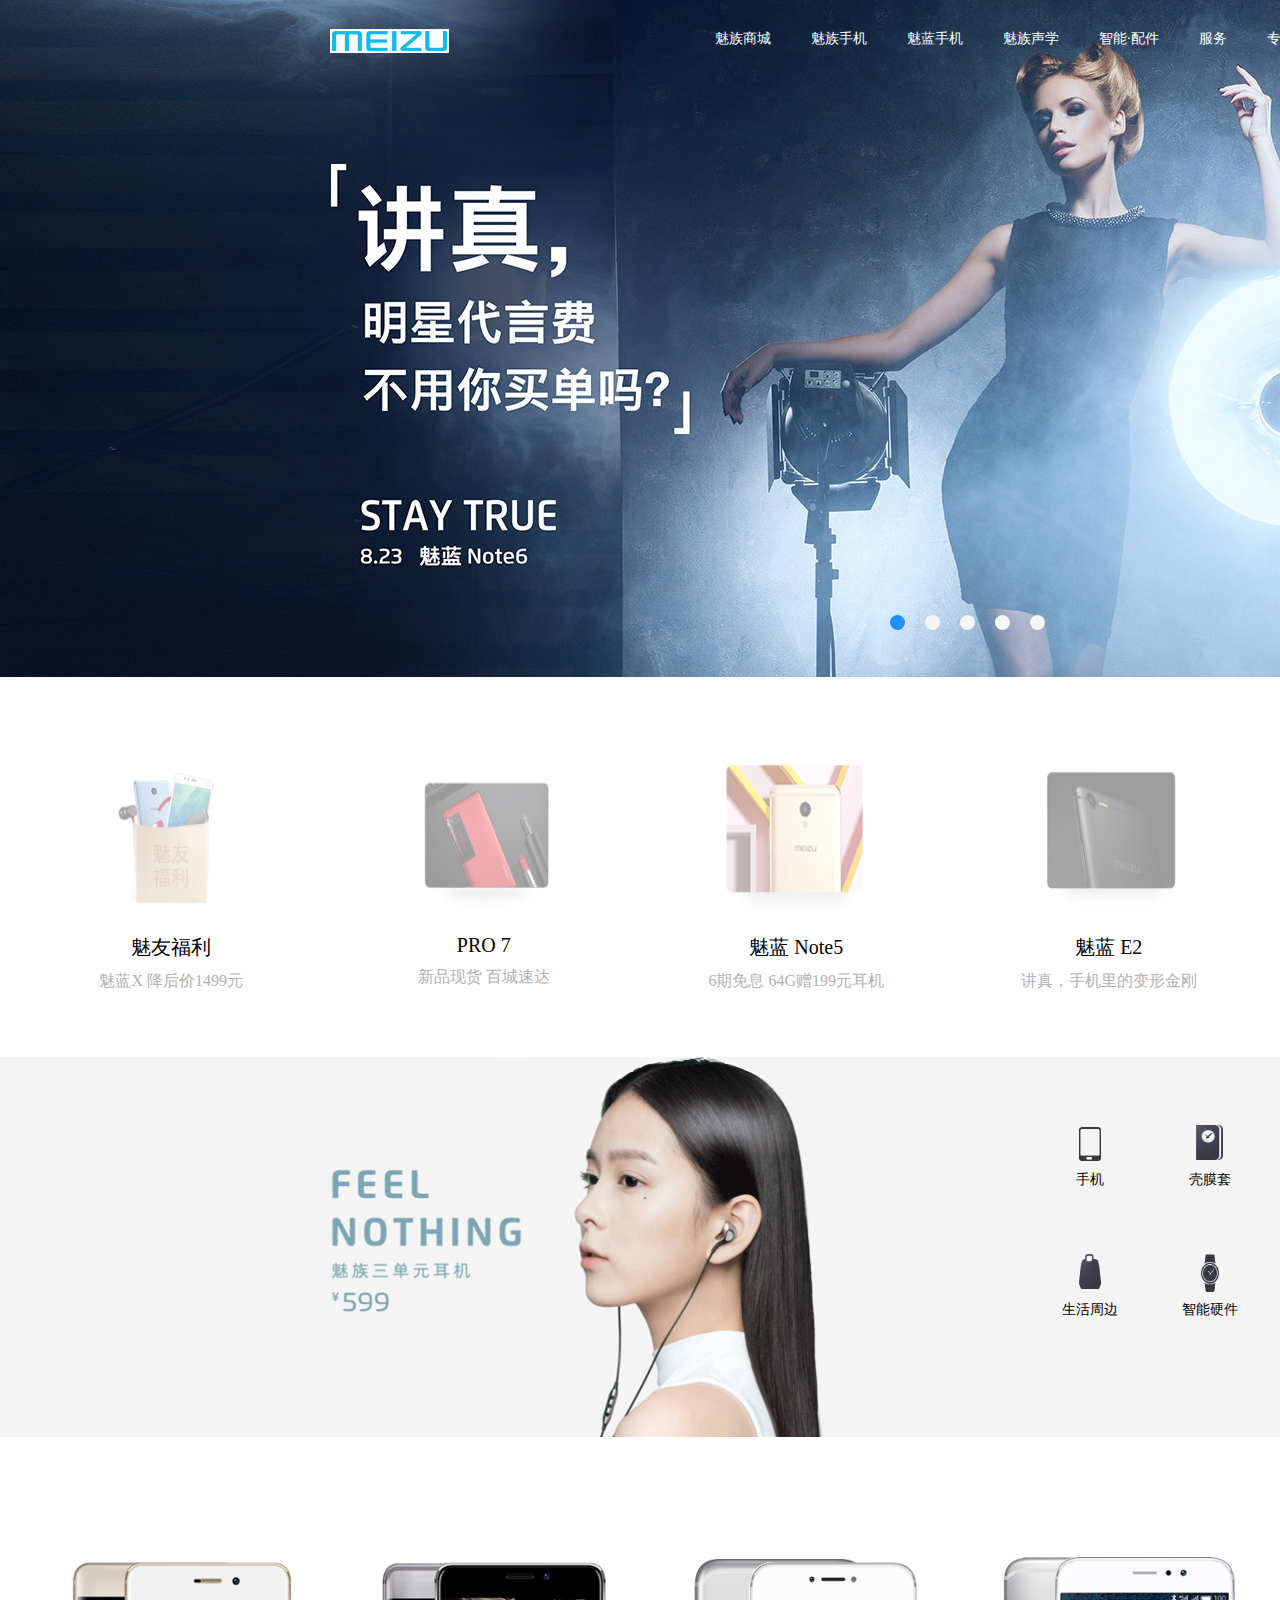
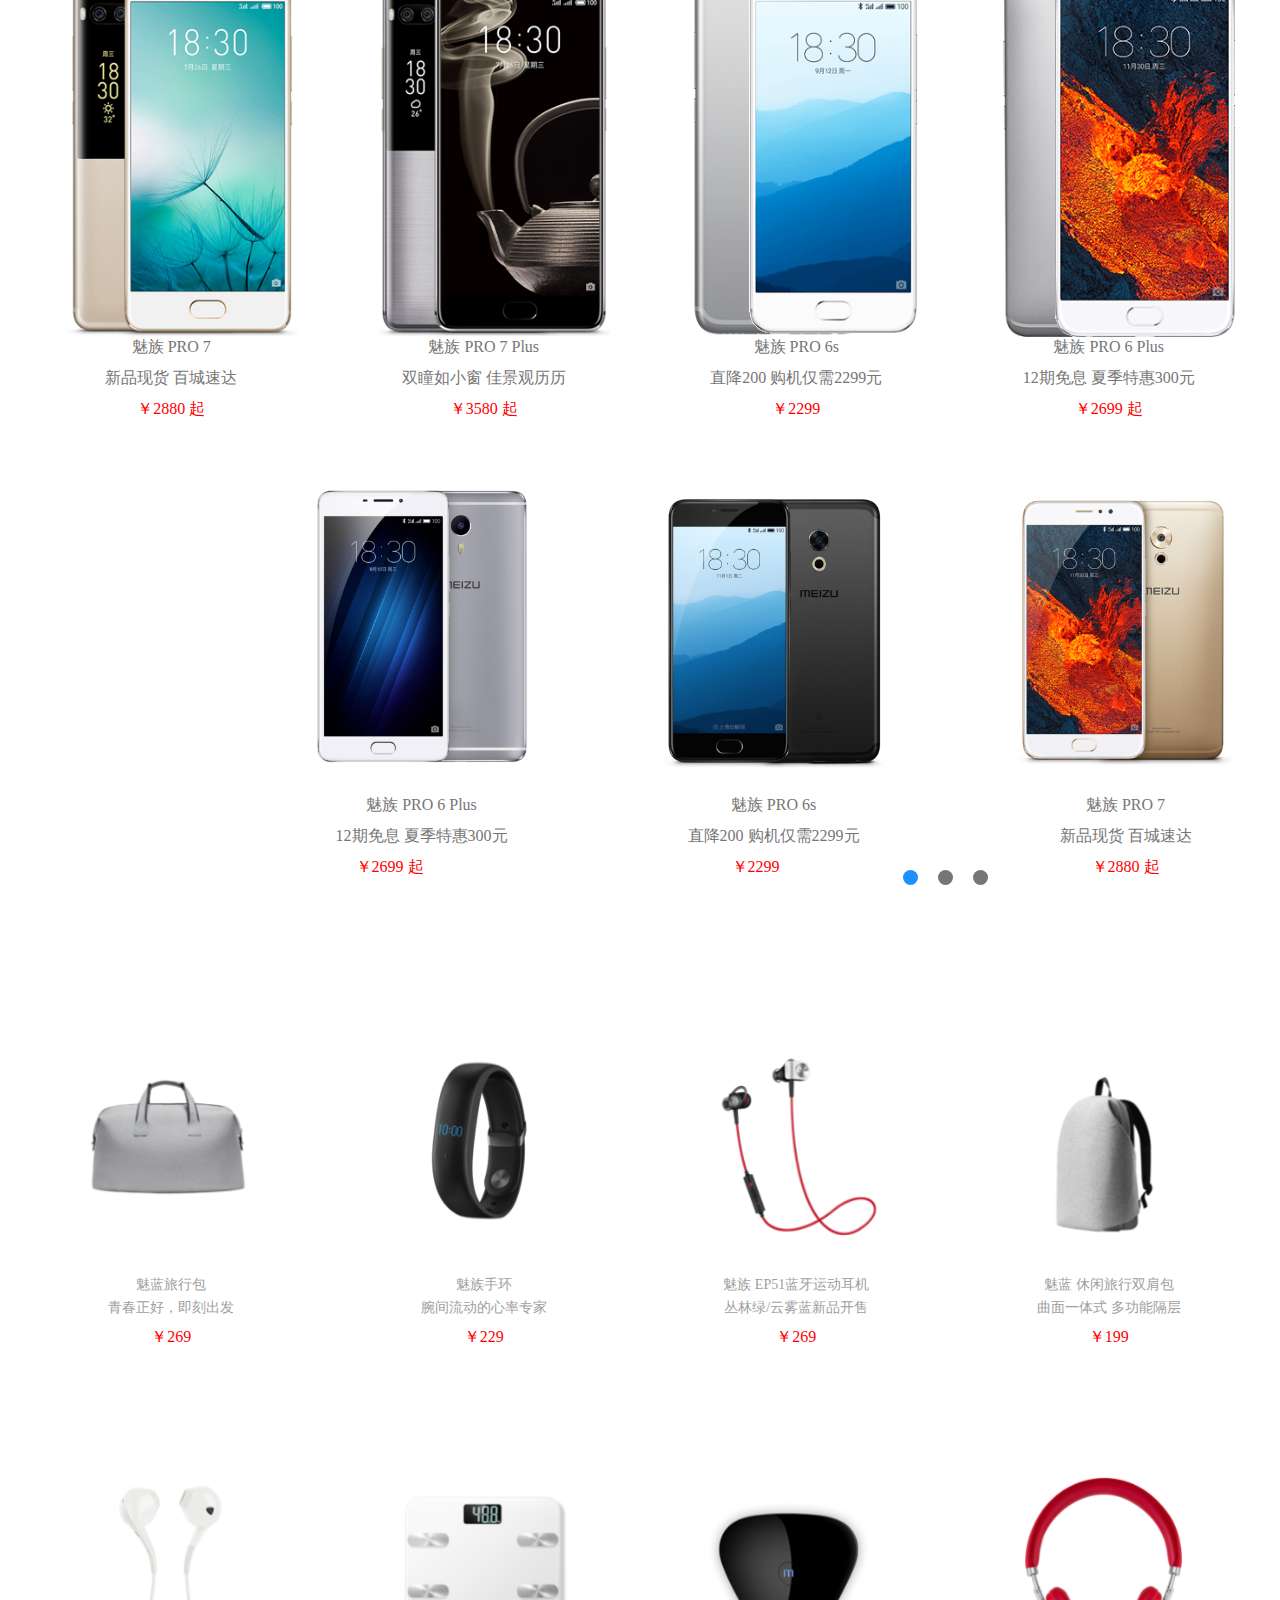
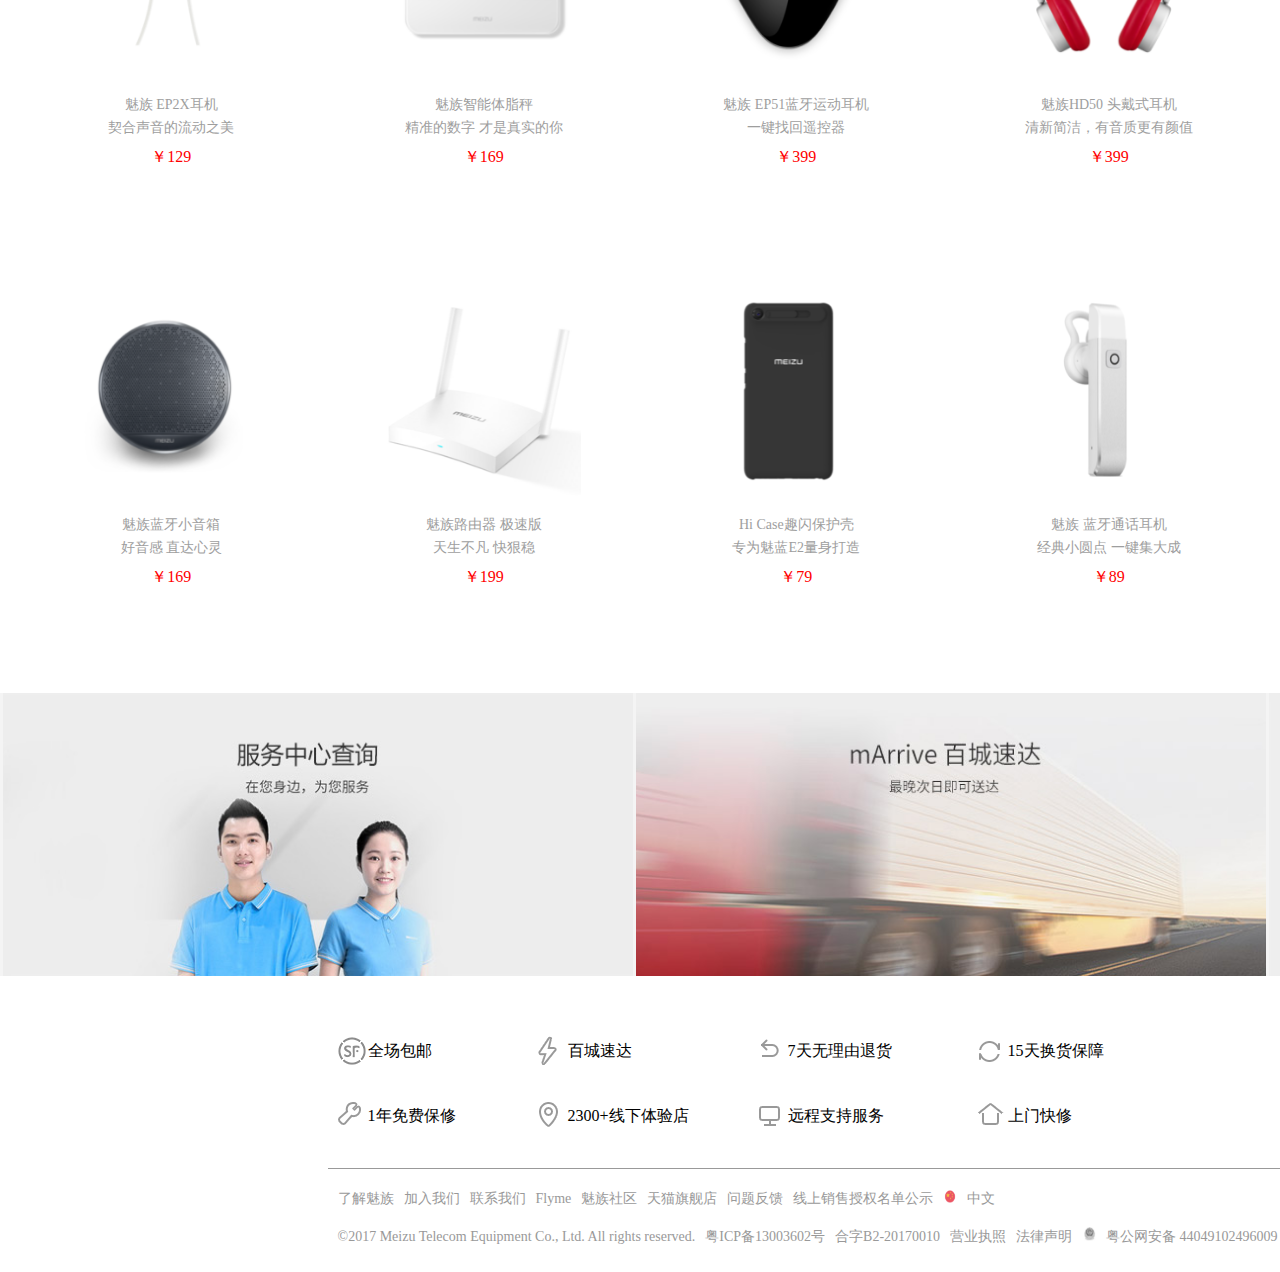
<file: shop/new_file.zhuy.html>
<!DOCTYPE html>
<html>
	<head>
		<meta charset="UTF-8">
		<title></title>
		<link rel="shortcut icon"  href="img/zhuy.img/bt.png"/>
		<link rel="stylesheet" type="text/css" href="css/new_file.zhuy.css"/>
	</head>
	<body>
		<!--吸顶菜单-->
		<div id="fixed">
			<div class="fixed">
			<ul>
				<li>手机 </li>
				<li>智能设备</li>
				<li>智能穿戴 </li>
				<li>游戏设备</li>
				<li>数码影音</li>
				<li>手机配件/移动电源</li>
				<li>移动存储/办公设备</li>
				<li>生活周边</li>
			</ul>
			
		</div>
		</div>
		<!--回到顶部-->
		<div class="top">
			<ul>
				<li>
					<img src="img/zhuy.img/8.png"/>
					<ul>
						<li>
							<img src="img/zhuy.img/8.png"/>
							购物车
						</li>
					</ul>
				</li>
				<li>
					APP
					<ul>
						<li>
							<img src="img/zhuy.img/weix.png"/>
						</li>
					</ul>
				</li>
				<li>
					<p>&lt;</p>
					<ul>
						<li>
							<p>&lt;</p>
							回到顶部
						</li>
					</ul>
				</li>
			</ul>
		</div>
		
		<!--导航-->
		<div id="nav">
			<ul>
				<li>
					<img src="img/zhuy.img/7.png"/>
					<!--<img src="img/zhuy.img/5.png"/>
					<img src="img/zhuy.img/3.png"/>
					<img src="img/zhuy.img/6.png"/>
					<img src="img/zhuy.img/4.png"/>-->
				</li>
			</ul>
			
			
			
			<ul>
				<li>魅族商城</li>
				<li>魅族手机</li>
				<li>魅蓝手机</li>
				<li>魅族声学</li>
				<li>智能·配件</li>
				<li>服务</li>
				<li>专卖店</li>
				<li>Flyme</li>
				<li>社区</li>
				<li>
					<img src="img/zhuy.img/2.png"/>
					<ul>
						<li>
							
						</li>
						<li>
							<a  href="new_file.login page.html">
								立即登录
							</a>
						</li>
						<li>立即注册</li>
						<li>我的订单</li>
						<li>M码通道</li>
						
					</ul>
				</li>
				<li>
					<img src="img/zhuy.img/8.png"/>
				</li>
			</ul>
			
			
			<ul>
				<li>
					<img src="img/zhuy.img/9.jpg"/>
				</li>
			</ul>
			<ul>
				<li></li>
				<li></li>
				<li></li>
				<li></li>
				<li></li>
			</ul>
			
			
			<div class="">
				
			</div>
			
			
			
			<div class="">
						<ul>
							<li>
								<img src="img/zhuy.img/111.jpg"/>
							          魅族 PRO 7
							    
							</li>
							<li>
								<img src="img/zhuy.img/222.jpg"/>
								魅族 PRO 6 Plus
							</li>
							<li>
								<img src="img/zhuy.img/333.jpg"/>
								魅族 PRO 6s
							</li>
							<li>
								<img src="img/zhuy.img/444.jpg"/>
								魅族 MX6
							</li>
							<li>
								<img src="img/zhuy.img/555.jpg"/>
								魅族 PRO 6
							</li>
					   </ul>
					   
					   <ul>
							<li>
								<img src="img/zhuy.img/555.jpg"/>
							          魅蓝 A5
							    
							</li>
							<li>
								<img src="img/zhuy.img/444.jpg"/>
								魅蓝 E2
							</li>
							<li>
								<img src="img/zhuy.img/333.jpg"/>
								魅蓝 5s
							</li>
							<li>
								<img src="img/zhuy.img/222.jpg"/>
								魅蓝 Note5
							</li>
							<li>
								<img src="img/zhuy.img/111.jpg"/>
								魅蓝 X
							</li>
							<li>
								<img src="img/zhuy.img/333.jpg"/>
								魅蓝 5
							</li>
							<li>
								<img src="img/zhuy.img/555.jpg"/>
								魅蓝 Max
							</li>
							<li>
								<img src="img/zhuy.img/222.jpg"/>
								魅蓝 E
							</li>
					   </ul>
					   
					   
					   <ul>
							<li>
							    <img src="img/zhuy.img/555.jpg"/>
							          魅族 Flow
							</li>
							<li>
								<img src="img/zhuy.img/444.jpg"/>
								魅族蓝牙小音箱
							</li>
							<li>
								<img src="img/zhuy.img/333.jpg"/>
								魅族 EP2X
							</li>
							<li>
								<img src="img/zhuy.img/222.jpg"/>
								魅族 EP51
							</li>
							<li>
								<img src="img/zhuy.img/111.jpg"/>
								魅族 HD50
							</li>
					   </ul>
					   <ul>
							<li>
							    <img src="img/zhuy.img/555.jpg"/>
							          魅族旅行包
							</li>
							<li>
								<img src="img/zhuy.img/444.jpg"/>
								魅族手环
							</li>
							<li>
								<img src="img/zhuy.img/333.jpg"/>
								智能手表 MIX
							</li>
							<li>
								<img src="img/zhuy.img/222.jpg"/>
								音乐智能保护套
							</li>
							<li>
								<img src="img/zhuy.img/111.jpg"/>
								魅族盒子
							</li>
							<li>
								<img src="img/zhuy.img/333.jpg"/>
								魅族双肩包
							</li>
							<li>
								<img src="img/zhuy.img/444.jpg"/>
								环窗智能保护套
							</li>
							<li>
								<img src="img/zhuy.img/555.jpg"/>
								路由器极速版
							</li>
					   </ul>
			
			</div>
		
			
		</div>
		
		<!--页头-->
		<div id="heeder">
			<ul id="list_hot">
				
			</ul>
		</div>
		<!--菜单-->
		<div id="menu">
			<div class="menu">
				<div class="menuL">
					<img src="img/zhuy.img/menu.png"/>
				</div>
				
				<div class="menuCon">
						<ul>
							<li>
								<img src="img/zhuy.img/y1.jpg"/>
								<p>手机</p>
							</li>
							<li>
								<img src="img/zhuy.img/y2.jpg"/>
								<p>壳膜套</p>
							</li>
							<li>
								<img src="img/zhuy.img/y3.jpg"/>
								<p>数据线</p>
							</li>
							<li>
								<img src="img/zhuy.img/y4.jpg"/>
								<p>电源适配器</p>
							</li>
							
						</ul>
						<ul>
							<li>
								<img src="img/zhuy.img/y5.jpg"/>
								<p>生活周边</p>
							</li>
							<li>
								<img src="img/zhuy.img/y6.jpg"/>
								<p>智能硬件</p>
							</li>
							<li>
								<img src="img/zhuy.img/y7.jpg"/>
								<p>生活周边</p>
							</li>
							<li>
								<img src="img/zhuy.img/y8.jpg"/>
								<p>所有分类</p>
							</li>
						</ul>
				</div>
				<div class="menuR">
					
				</div>
			
			</div>
			
			
			
		</div>
		<!--页面主体-->
		<div id="main">
			<ul class="main">
				<!--<li>
					<div id="">
							<img src="img/main.img/q1.png"/>
							<img src="img/main.img/q2.png"/>
					</div>
					<p>魅族 PRO 7</p>
					<p>新品现货 百城速达</p>
					<p>￥2880 起</p>
				</li>
				
				<li>
					<div id="">
						<img src="img/main.img/q3.png"/>
						<img src="img/main.img/q4.png"/>
					</div>
					<p>魅族 PRO 7 Plus</p>
					<p>双瞳如小窗 佳景观历历</p>
					<p>￥3580 起</p>
				</li>
				
				<li>
					<div id="">
						<img src="img/main.img/q5.png"/>
						<img src="img/main.img/q6.png"/>
					</div>
					<p>魅族 PRO 6s</p>
					<p>直降200 购机仅需2299元</p>
					<p>￥2299</p>
				</li>
				
				<li>
					<div id="">
						<img src="img/main.img/q7.png"/>
						<img src="img/main.img/q8.png"/>
					</div>
					<p>魅族 PRO 6 Plus</p>
					<p>12期免息 夏季特惠300元</p>
					<p>￥2699 起</p>
				</li>-->
				
			</ul>
			
		</div>
		<!--轮播图-->
		<div id="CarouselF">
			<ul class="CarouselF">
				
				<li>
					<ul>
						<li>
							<img src="img/main.img/p111.png"/>
							<p>魅族 PRO 6 Plus</p>
							<p>12期免息 夏季特惠300元</p>
							<p>￥2699 起&ensp;&ensp;&ensp;&ensp;&ensp;&ensp;&ensp;&ensp;</p>
						</li>
						
						<li>
							<img src="img/main.img/p222.png"/>
							<p>魅族 PRO 6s</p>
						    <p>直降200 购机仅需2299元</p>
						    <p>￥2299 &ensp;&ensp;&ensp;&ensp;</p>
						</li>
						
						<li>
							<img src="img/main.img/p333.png"/>
							<p>魅族 PRO 7</p>
							<p>新品现货 百城速达</p>
							<p>￥2880 起</p>
						</li>
						
						<li>
							<img src="img/main.img/p444.png"/>
							<p>魅族 PRO 7</p>
							<p>新品现货 百城速达</p>
							<p>￥2880 起</p>
						</li>
					</ul>
					
				</li>
				
				
				<li>
					<ul>
						<li>
							<img src="img/main.img/p1.png"/>
							<p>魅族 PRO 7</p>
							<p>新品现货 百城速达</p>
							<p>￥2880 起 </p>
						</li>
						<li>
							<img src="img/main.img/p2.png"/>
							<p>魅族 PRO 7</p>
							<p>新品现货 百城速达</p>
							<p>￥2880 起</p>
						</li>
						<li>
							<img src="img/main.img/p3.png"/>
							<p>魅族 PRO 6s</p>
						    <p>直降200 购机仅需2299元</p>
						    <p>￥2299</p>
						</li>
						<li>
							<img src="img/main.img/p4.png"/>
							<p>魅族 PRO 6 Plus</p>
							<p>12期免息 夏季特惠300元</p>
							<p>￥2699 起</p>
						</li>
					</ul>
				</li>
				
				
				<li>
					<ul>
						<li>
							<img src="img/main.img/p11.png"/>
							<p>魅族 PRO 6s</p>
						    <p>直降200 购机仅需2299元</p>
						    <p>￥2299</p>
						</li>
						<li>
							<img src="img/main.img/p22.png"/>
							<p>魅族 PRO 6 Plus</p>
							<p>12期免息 夏季特惠300元</p>
							<p>￥2699 起</p>
						</li>
						<li>
							<img src="img/main.img/p33.png"/>
							<p>魅族 PRO 7</p>
							<p>新品现货 百城速达</p>
							<p>￥2880 起</p>
						</li>
						<li>
							<img src="img/main.img/p44.png"/>
							<p>魅族 PRO 6s</p>
						    <p>直降200 购机仅需2299元</p>
						    <p>￥2299</p>
						</li>
					</ul>
				</li>
				
				
			
			</ul>
			
			<ul>
				<li></li>
				<li></li>
				<li></li>
			</ul>
			<div id="">
					&lt;
			</div>
			<div id="">
					&gt;
			</div>
			
		</div>
		
		<!--商品列表-->
		<div id="list">
			<ul id="product">
						<!--<li>
							<div class="">
								<img src="img/zhuylib.img/j1.png"/>
							    <img src="img/zhuylib.img/k1.jpg"/>
							</div>
							<p>魅蓝旅行包 </p>
							<p>青春正好，即刻出发</p>
							<p>￥269</p>
						</li>
						<li>
							<img src="img/zhuylib.img/j2.png"/>
							<img src="img/zhuylib.img/k2.jpg"/>
							<p>魅族手环</p>
							<p>腕间流动的心率专家</p>
							<p>￥229</p>
						</li>
						<li>
							<img src="img/zhuylib.img/j3.png"/>
							<img src="img/zhuylib.img/k3.jpg"/>
							<p>魅族 EP51蓝牙运动耳机</p>
							<p>丛林绿/云雾蓝新品开售</p>
							<p>￥269</p>
						</li>
						<li>
							<img src="img/zhuylib.img/j4.png"/>
							<img src="img/zhuylib.img/k4.jpg"/>
							<p>魅蓝 休闲旅行双肩包</p>
							<p>曲面一体式 多功能隔层</p>
							<p>￥199</p>
						</li>
						<li>
							<img src="img/zhuylib.img/j5.png"/>
							<img src="img/zhuylib.img/k5.jpg"/>
							<p>魅族 EP2X耳机 </p>
							<p>契合声音的流动之美</p>
							<p>￥129</p>
						</li>
						<li>
							<img src="img/zhuylib.img/j6.png"/>
							<img src="img/zhuylib.img/k6.jpg"/>
							<p>魅族智能体脂秤</p>
							<p>精准的数字 才是真实的你</p>
							<p>￥169</p>
						</li>
						<li>
							<img src="img/zhuylib.img/j7.png"/>
							<img src="img/zhuylib.img/k7.jpg"/>
							<p>魅族 EP51蓝牙运动耳机</p>
							<p>一键找回遥控器</p>
							<p>￥399</p>
						</li>
						<li>
							<img src="img/zhuylib.img/j8.png"/>
							<img src="img/zhuylib.img/k8.jpg"/>
							<p>魅族HD50 头戴式耳机</p>
							<p>清新简洁，有音质更有颜值</p>
							<p>￥399</p>
						</li>
						<li>
							<img src="img/zhuylib.img/j9.png"/>
							<img src="img/zhuylib.img/k9.jpg"/>
							<p>魅族蓝牙小音箱 </p>
							<p>好音感 直达心灵</p>
							<p>￥169</p>
						</li>
						<li>
							<img src="img/zhuylib.img/j10.png"/>
							<img src="img/zhuylib.img/k10.jpg"/>
							<p>魅族路由器 极速版</p>
							<p>天生不凡 快狠稳</p>
							<p>￥199</p>
						</li>
						<li>
							<img src="img/zhuylib.img/j11.png"/>
							<img src="img/zhuylib.img/k11.jpg"/>
							<p>Hi Case趣闪保护壳</p>
							<p>专为魅蓝E2量身打造</p>
							<p>￥79</p>
						</li>
						<li>
							<img src="img/zhuylib.img/j12.png"/>
							<img src="img/zhuylib.img/k12.jpg"/>
							<p>魅族 蓝牙通话耳机</p>
							<p>经典小圆点 一键集大成</p>
							<p>￥89</p>
						</li>-->
			</ul>
		</div>
		<!--服务-->
		<div id="serve">
			<div class="serve">
				<ul>
					<li>
						<img src="img/zhuylib.img/h1.jpg"/>
					</li>
					<li>
						<img src="img/zhuylib.img/h2.jpg"/>
					</li>
					<li>
						<img src="img/zhuylib.img/h3.jpg"/>
					</li>
				</ul>
			</div>
		</div>
		
		<!--页尾-->
	
		<div id="footerBot">
			<div id="">
				<div id="">
					<ul>
						<li>
							<img src="img/zhuylib.img/i1.png"/>
								全场包邮
						</li>
						<li>
							<img src="img/zhuylib.img/i2.png"/>
								百城速达
						</li>
						<li>
							<img src="img/zhuylib.img/i3.png"/>
								7天无理由退货
						</li>
						<li>
							<img src="img/zhuylib.img/i4.png"/>
								15天换货保障
						</li>
					</ul>
					
					<ul>
						<li>
							<img src="img/zhuylib.img/i5.png"/>
								1年免费保修
						</li>
						<li>
							<img src="img/zhuylib.img/i6.png"/>
								2300+线下体验店
						</li>
						<li>
							<img src="img/zhuylib.img/i7.png"/>
								远程支持服务
						</li>
						<li>
							<img src="img/zhuylib.img/i8.png"/>
								上门快修
						</li>
					</ul>
					
				</div>
				<div id="">
					<p>24小时全国服务热线</p>
					<p>400-788-3333</p>
					<p>
						<img src="img/zhuylib.img/weix.png"/>
						在线客服
					</p>
				</div>
				
			</div>
			
			<div id="">
				<ul>
					<li>了解魅族</li>
					<li>加入我们</li>
					<li>联系我们</li>
					<li>Flyme</li>
					<li>魅族社区</li>
					<li>天猫旗舰店</li>
					<li>问题反馈</li>
					<li>线上销售授权名单公示</li>
					<li>
						<img src="img/zhuylib.img/yw1.jpg"/>
					</li>
					<li>中文</li>
				</ul>
				<ul>
					<li>©2017 Meizu Telecom Equipment Co., Ltd. All rights reserved.</li>
					<li>粤ICP备13003602号</li>
					<li>合字B2-20170010</li>
					<li>营业执照</li>
					<li>法律声明</li>
					<li>
						<img src="img/zhuylib.img/yw2.jpg"/>
					</li>
					<li> 粤公网安备 44049102496009 号 </li>
					<li>
						<img src="img/zhuylib.img/yw3.jpg"/>
						<img src="img/zhuylib.img/yw6.jpg"/>
					</li>
					<li>
						<img src="img/zhuylib.img/yw4.jpg"/>
						<img src="img/zhuylib.img/yw7.jpg"/>
					</li>
					<li>
						<img src="img/zhuylib.img/yw5.jpg"/>
						<img src="img/zhuylib.img/yw8.jpg"/>
					</li>
					<li>
						<img src="img/zhuylib.img/yw9.jpg"/>
					</li>
				</ul>
			</div>
		</div>
		
		
	</body>
	<script src="js/jquery-2.1.0.js"></script>
	<script  src="js/phone-product.js" type="text/javascript"></script>
	<script src="js/new_file.zhuy.js" type="text/javascript"></script>
	<script type="text/javascript">
		$(function(){
			var hotData=listData.hot.hotData;
			console.log(hotData);
			var str="";
			$.each(hotData, function(i,ele) {
				str+='<li id="'+hotData[i].id+'">'
					+'<img src="'+hotData[i].src+'"/>'
					+'<p>'+hotData[i].name+'</p>'
					+'<p>'+hotData[i].price+'</p>'
				+'</li>'
			});
//for(var i=0;i<hotData.length;i++){
//	str+='<li id="'+hotData[i].id+'">'
//					+'<img src="'+hotData[i].src+'"/>'
//					+'<p>'+hotData[i].name+'</p>'
//					+'<p>'+hotData[i].price+'</p>'
//				+'</li>'
//}
			$("#list_hot").append(str);
			var mainData=listData.main.mainData;
			var main="";
			$.each(mainData, function(i,ele) {
				main+='<li id="'+mainData[i].id+'">'
					+"<div >"
						+'<img src="'+mainData[i].src1+'"/>'
						+'<img src="'+mainData[i].src2+'"/>'
					+"</div>"
					+"<p>"+mainData[i].name+"</p>"
					+"<p>"+mainData[i].price+"</p>"
					+"<p>"+mainData[i].prices+"</p>"
				+"</li>"
			});
	
		$(".main").append(main);	
	$(".main li").click(function(){
		console.log($(".main li").attr("id"));
				window.location.href="new_file.gouwuc.html?main&&bb#"+$(this).attr("id");
			})		
		})	
	
			var listsData=listData.lists.listsData;
			var lists="";
			$.each(listsData, function(i,ele) {
				
//				
//				    lists+='<li id ="'+listsData[i].id+'">'
//							+'<img src="'+listsData[i].src1+'"/>'
//							+'<img src="'+listsData[i].src2+'"/>'
//							+'<p>'+listsData[i].name1+'</p>'
//							+'<p>'+listsData[i].name2+'</p>'
//							+'<p>'+listsData[i].price+'</p>'
//						+"</li>"
				
				       lists+= '<li id="'+listsData[i].id+'" >'
							+'<div class="">'
								+'<img src="'+listsData[i].src1+'"/>'
							    +'<img src="'+listsData[i].src2+'"/>'
							+'</div>'
							+'<p>'+listsData[i].name1+'</p>'
							+'<p>'+listsData[i].name2+'</p>'
							+'<p>'+listsData[i].price+'</p>'
						+"</li>"
			});
			
			            
			

	$("#product").append(lists);
	$("#product li").click(function(){
				window.location.href="new_file.gouwuc.html?#"+$(this).attr("id");
			})	

		
	$("#list_hot li").click(function(){
		console.log($("#list_hot li").attr("id"));
				window.location.href="new_file.gouwuc.html?ho#"+$(this).attr("id");
			})	
			



	</script>
	

</html>
</file>
<file: APP/css/index.css>
*{
	margin: 0px;
	padding: 0px;
}
body{
	
}

/*固定定位*/
.fixed ul{
	position: fixed;
	list-style: none;
	bottom: 2rem;
	left: 8.4rem;
	width: 10.2rem;
	height: 3.1rem;
	z-index: 1111;
}
.fixed ul li{
	width: 3.025rem;
	height: 3.1rem;
	margin-right: 0.55rem;
	float: left;
	border-radius: 50%;
}
.fixed ul li:nth-of-type(3){
	margin-right: 0rem;
}
.header{
	width:27rem;
	height:3.5rem;
	background: #fffff;
	border-bottom: .04rem solid #e4e4e4;
}
.header li:nth-of-type(1){
	margin-left: 1.1rem;
	margin-top: 1rem;
}
.header li:nth-of-type(2){
	margin-left: 1.5rem;
	margin-top: 0.5rem;
}
.header li:nth-of-type(3){
	margin-left: 1.5rem;
	margin-top: 1.2rem;
}
.header img{
	width:1.45rem;
	height:1.2rem;
}
.header li{
	float: left;
	list-style: none;
	
}
.header li input{
	width:18.7rem;
	height:2.4rem;
	background: #e9e9e9;
	font-size: 1rem;
	background-image: url(../img/s.png);
	background-repeat:no-repeat;
	background-size: 1rem;
	background-position: 5rem 0.655rem;
	text-align: center;
	border: none;
	outline: none;
	list-style: none;
}
.nav{
	
}
.Tab{
	width:27rem;
	background: #fff;
}
.Tab ul{
	list-style: none;
	width:22rem;
	margin-left: 2rem;
	background: #fff;
	height:3.075rem;
	
}
.Tab ul li{
	float: left;
	cursor: pointer;
	height:2.5rem;
	text-align: center;
	line-height: 3.075rem;
	border-bottom: 0.05rem solid inherit;
	
}
.Tab ul li:nth-of-type(2){
	margin-left: 4.4rem;
}
.Tab ul li:nth-of-type(3){
	float: right;
}


/*左部切换*/

.leftTab{
	background: orange;
	/*display: none;*/
}
.leftTab li{
	height:17.5rem;
	width: 27rem;
	background: #f4f4f4;
	
	
	
}

.leftTab img{
	width: 27rem;
	height:13.5rem;
	/*水平对齐,解决p和img之间空隙*/
	vertical-align: bottom;
}

.leftTab p{
	height:3.15rem;
	color: #787878;
	font-size: 1rem;
	text-indent: 1rem;
	width: 27rem;
	line-height: 3.15rem;
	background: white;
}



/*中部切换*/

.MiddleTab{
	width:27rem;
	background: #f4f4f4;
	position: relative;
	display: none;
}

.list{
	width:12.625rem;
	height: 15.775rem;
	margin-left: 0.5rem;
	background: #f4f4f4;
	position: relative;
	
}
.list ul{
	width:12.625rem;
	height: 14.55rem;
	background: #f4f4f4;
	position: absolute;
	top: 1.225rem;
	cursor: pointer;
}
#commoditys{
	width:27rem;
	height: 1rem;
	
}
#commoditys ul li{
	width:9rem;
	height: 1rem;
	float: left;
	font-size: 0.5rem;
	list-style: none;
	text-align: center;
	line-height:1rem;
	text-decoration: none;
}
a{
	text-decoration: none;
}
#commoditys ul li:nth-of-type(1){
	text-align: left;
	text-indent: 1rem;
}



#commodity{
	width:27rem;
	
}
#commodity ul li{
	width:12.625rem;
	height: 14.55rem;
	float: left;
	text-align: center;
	list-style: none;
	margin-left: 0.6rem;
	margin-top: 0.6rem;
	background: #f4f4f4;
}
#commodity li img{
	width:11.625rem;
	height: 10.55rem;
}
#commodity li>span:nth-of-type(1){
	color: red;
}
#commodity li>span:nth-of-type(2){
	font-size: 0.6rem;
	text-decoration: line-through;
	color: #979797;
}
#commodity li>span:nth-of-type(3){
	margin-left: 2.2rem;
	font-size: 0.8rem;
	color: #979797;
}
#commodity li>span:nth-of-type(4){
	font-size: 0.6rem;
	color: red;
}
#commodity li>span:nth-of-type(5){
	color: #979797;
	font-size: 0.8rem;
}
#commodity li p{
	text-align: left;
	margin-left: 0.3rem;
}




.list li{
	width:6.075rem;
	height: 2.55rem;
	float: left;
	text-align: center;
	line-height: 2.45rem;
	margin: 0.1rem;
	list-style:none;
	background: white;
}
.MiddleShopA{
	list-style: none;
	background: #f4f4f4;
	position: absolute;
	top: 0.5rem;
	right: 0.7rem;
}

.MiddleShopA li{
	width:12.625rem;
	height: 17.6rem;
	margin-bottom: 0.5rem;
	text-align: center;
	background: white;
	font-family: "微软雅黑";
}
.MiddleShopA li:nth-of-type(1){
	padding-top: 1rem;
	background: white;
	box-sizing: border-box;
}

.MiddleShopA li p{
	text-align: left;
	margin-top: 1.5rem;
	margin-left: 0.3rem;
}
.MiddleShopA li img{
	width:11.625rem;
	height: 10.55rem;
}
.MiddleShopA li span:nth-of-type(1){
	color: red;
}
.MiddleShopA li span:nth-of-type(2){
	font-size: 0.6rem;
	text-decoration: line-through;
	color: #979797;
}
.MiddleShopA li span:nth-of-type(3){
	margin-left: 2.2rem;
	font-size: 0.8rem;
	color: #979797;
}
.MiddleShopA li span:nth-of-type(4){
	font-size: 0.6rem;
	color: red;
}
.MiddleShopA li span:nth-of-type(5){
	color: #979797;
	font-size: 0.8rem;
}


.MiddleShopB{
	width:12.625rem;
	margin-left: 0.5rem;
	background: #f4f4f4;
	list-style: none;
}

.MiddleShopB li{
	width:12.625rem;
	height: 17.6rem;
	margin-top: 0.5rem;
	text-align: center;
	background: white;
	font-family: "微软雅黑";
}
.MiddleShopB li p{
	text-align: left;
	margin-top: 1.5rem;
	margin-left: 0.3rem;
}
.MiddleShopB li img{
	width:11.625rem;
	height: 10.55rem;
}
.MiddleShopB li span:nth-of-type(1){
	color: red;
}
.MiddleShopB li span:nth-of-type(2){
	font-size: 0.6rem;
	text-decoration: line-through;
	color: #979797;
}
.MiddleShopB li span:nth-of-type(3){
	margin-left: 2.2rem;
	font-size: 0.8rem;
	color: #979797;
}
.MiddleShopB li span:nth-of-type(4){
	font-size: 0.6rem;
	color: red;
	
}
.MiddleShopB li span:nth-of-type(5){
	color: #979797;
	font-size: 0.8rem;
}
.whole{
	position: fixed;
	top: 22rem;
	left: 3.4rem;
	width: 20.275rem;
	height: 20.25rem;
	z-index: 11111;
	overflow-y:hidden;
    overflow-x: hidden;
	background: orangered;
}
.whole ul{
	width: 20.275rem;
	height: 17.25rem;
	background: orangered;
	margin-top: 0;
	overflow: hidden;
	/*vertical-align: bottom;*/
}
.whole ul li{
	width: 9.3rem;
	height: 3.45rem;
	background: orangered;
}
.whole div{
	position: absolute;
	bottom: 0;
	width: 20.275rem;
	height: 3rem;
	background: orangered;
}



/*右切换*/

.rightTab{
	background: #f4f4f4;
	/*子元素浮动父元素也浮动撑起父元素高度*/
	float: left;
	display: none;
}
.rightTabShop{
	background: #f4f4f4;
	list-style: none;
}
.rightTabShop li p{
	text-align: left;
	margin-top: 1.5rem;
	margin-left: 0.3rem;
}

.rightTabShop li{
	float: left;
	width:11.625rem;
	height: 16.6rem;
	margin-top: 1.2rem;
	margin-left: 1.2rem;
	background: white;
	font-family: "微软雅黑";
}
.rightTabShop li img{
	width:11.625rem;
	height: 10.55rem;
}
.rightTabShop li span:nth-of-type(1){
	color: red;
}
.rightTabShop li span:nth-of-type(2){
	font-size: 0.6rem;
	text-decoration: line-through;
	color: #979797;
}
.rightTabShop li span:nth-of-type(3){
	margin-left: 2.2rem;
	font-size: 0.8rem;
	color: #979797;
}
.rightTabShop li span:nth-of-type(4){
	font-size: 0.6rem;
	color: red;
}
.rightTabShop li span:nth-of-type(5){
	color: #979797;
	font-size: 0.8rem;
}

.active{
	color: red;
	border-bottom: 0.05rem solid red;
	}
</file>
<file: APP/css/Login.css>
*{
	margin: 0;
	height: 0;
}
#box{
	width: 27rem;
	height: 46.275rem;
	background: url(../img/bck.jpg) no-repeat;
	background-size: cover;
}
.top{
	width: 27rem;
	height: 3.5rem;
}
.top ul{
	width: 27rem;
	height: 3.5rem;
	margin: 0;
	padding: 0;
}
.top ul li{
	width: 9rem;
	height: 3.5rem;
	list-style: none;
	float: left;
	font-family: "微软雅黑";
	line-height: 3.5rem;
	color: #F4F4F4;
}
.top ul li:nth-of-type(1){
	text-indent: 0.5rem;
	
}
.top ul li:nth-of-type(2){
	text-align: center;
	font-size: 1.2rem;
}
.top ul li:nth-of-type(3){
	text-align: right;
	
}
.top ul li:nth-of-type(3) a,li:nth-of-type(1) a{
	text-decoration: none;
	color: white;
	cursor: pointer;
}
.Middle{
	width: 27rem;
	height: 16.95rem;
	margin-top: 3rem;
}
.Middle ul{
	width: 23.65rem;
	height: 16.95rem;
	margin: 0;
	padding: 0;
	font-family: "微软雅黑";
	color: white;
	margin: 0 auto;
	list-style: none;
}
.Middle ul li{
	width: 23.65rem;
	height: 3.65rem;
}
.Middle ul li input{
	width: 23.65rem;
	height: 3.65rem;
	outline: none;
	cursor: pointer;
	background: white;
	border-radius: 0.5rem;
}
.Middle ul li:nth-of-type(2){
	margin-top: 1.1rem;
}
.Middle ul li:nth-of-type(3){
	height: 4.775rem;
	line-height: 3rem;
	text-align: right;
}
.Middle ul li:nth-of-type(1) input,li:nth-of-type(2) input{
	font-size: 1rem;
	background-image:url(../img/js.png);
	background-repeat: no-repeat;
	background-position: 0.6rem 1.1rem;
	text-indent: 2rem;
	color: #787878;
}
.Middle ul li:nth-of-type(2) input{
	background-image:url(../img/mi.png);
	background-repeat: no-repeat;
	background-position: 0.6rem 1.1rem;
	
}
.Middle ul li:nth-of-type(4) input{
	font-size: 1.5rem;
	color: white;
	border: none;
	background: red;
}


.buttonA{
	width: 27rem;
	height: 10.225rem;
}
.buttonA ul{
	width: 24rem;
	height: 10.225rem;
	margin: 0;
	padding: 0;
	margin: 0 auto;
	list-style: none;
}
#LineA{
	width:6rem;
	height:0.08rem;
	float: right;
	margin-top: 5.12rem;
	padding:0px;
	background-color:#D5D5D5;
}
#LineB{
	width:6rem;
	height:0.08rem;
	margin-top: 5.12rem;
	padding:0px;
	background-color:#D5D5D5;
}
.buttonA ul{
	width: 24rem;
	height: 10.225rem;
	margin: 0;
	padding: 0;
	margin: 0 auto;
	list-style: none;
}
.buttonA ul li{
	width: 8rem;
	float: left;
	height: 10.225rem;
	text-align: center;
	color: white;
	line-height:10.225rem;
}
.buttonB{
	width: 27rem;
	height: 5rem;
}
.buttonB ul{
	width: 12.2rem;
	height: 5rem;
	margin: 0 auto;
	list-style: none;
	color: wheat;
}
.buttonB ul li{
	width: 6.1rem;
	height: 5rem;
	float: left;
	text-align: center;
}
.buttonB ul li img{
	width: 3rem;
	height: 3rem;
}
.buttonB ul li p{
	margin-top: 0.5rem;
}
</file>
<file: APP/css/register.css>
*{
	margin: 0;
	height: 0;
}
#box{
	width: 27rem;
	height: 46.275rem;
	background: black;
	background: url(../img/back.jpg) no-repeat;
	background-size: cover;
}
.top{
	width: 27rem;
	height: 3.5rem;
}
.top ul{
	width: 27rem;
	height: 3.5rem;
	margin: 0;
	padding: 0;
}
.top ul li{
	width: 9rem;
	height: 3.5rem;
	list-style: none;
	float: left;
	font-family: "微软雅黑";
	line-height: 3.5rem;
	color: #F4F4F4;
}
.top ul li:nth-of-type(1){
	text-indent: 0.5rem;
}
.top ul li:nth-of-type(1) a{
	text-decoration: none;
	color: white;
	cursor: pointer;
}
.top ul li:nth-of-type(2){
	text-align: center;
	font-size: 1.2rem;
}
.top ul li:nth-of-type(3){
	text-align: right;
	
}
.Middle{
	width: 27rem;
	height: 20.95rem;
	margin-top: 3rem;
}
.Middle ul{
	width: 23.65rem;
	height: 20.95rem;
	margin: 0;
	padding: 0;
	font-family: "微软雅黑";
	color: white;
	margin: 0 auto;
	list-style: none;
}
.Middle ul li{
	width: 23.65rem;
	height: 3.65rem;
	margin-top: 1.1rem;
}
.Middle ul li input{
	width: 23.65rem;
	height: 3.65rem;
	outline: none;
	border: none;
	cursor: pointer;
	background: white;
	border-radius: 0.5rem;
}

.Middle ul li:nth-of-type(3) input:nth-of-type(1){
	width: 15rem;
}
.Middle ul li:nth-of-type(3) input:nth-of-type(2){
	width: 7rem;
	border-radius: 0rem;
	text-indent: 0rem;
	margin-left: 1.3rem;
}
.Middle ul li:nth-of-type(1) input,li:nth-of-type(2) input,li:nth-of-type(3) input{
	font-size: 1rem;
	text-indent: 2rem;
	color: #787878;
}

.Middle ul li:nth-of-type(4) input{
	font-size: 1.5rem;
	margin-top: 2rem;
	color: white;
	background: red;
}



.buttonA{
	width: 27rem;
	height: 2rem;
	color: white;
	text-align: center;
	line-height:2rem;
}
</file>
<file: APP/css/shop.css>
*{
	margin: 0;
	padding: 0;
}



.TopSp{
	width:27rem;
	height: 1rem;
	margin-top: 1rem;
}
.TopSp ul li{
	width:9rem;
	height: 1rem;
	float: left;
	font-size: 0.5rem;
	list-style: none;
	text-align: center;
	line-height:1rem;
	text-decoration: none;
	cursor: pointer;
	font-size: 1rem;
}
.TopSp ul li:nth-of-type(2){
	font-size: 1.5rem;
}
a{
	text-decoration: none;
}
.TopSp ul li:nth-of-type(1){
	text-align: left;
	text-indent: 1rem;
}
.Carousel{
	margin-top: 2rem;
}
.Carousel ul{
	width:27rem;
	height: 14rem;
	overflow: hidden;
}
.Carousel ul li{
	width:27rem;
	height: 14rem;
}
.Carousel li img{
	width:27rem;
	height: 10.55rem;
}
.Carousel li>span:nth-of-type(1){
	color: red;
}
.Carousel li>span:nth-of-type(2){
	font-size: 0.6rem;
	text-decoration: line-through;
	color: #979797;
}
.Carousel li>span:nth-of-type(3){
	margin-left: 2.2rem;
	font-size: 0.8rem;
	color: #979797;
}
.Carousel li>span:nth-of-type(4){
	font-size: 0.6rem;
	color: red;
}
.Carousel li>span:nth-of-type(5){
	color: #979797;
	font-size: 0.8rem;
}
.list{
	width:27rem;
	height: 1rem;
}
.list ul{
	width:19rem;
	margin: 0 auto;
	text-align: center;
	list-style: none;
}
.list ul li{
	width:6.3rem;
	float: left;
	line-height: height: 1rem;
}
.details{
	display: block;
}
.gg{
	display: none;
}
.shopC{
	width:18rem;
	height: 2rem;
	margin: 1rem auto;
}
.shwf{
	display: none;
}
.shopC input{
	width:7.5rem;
	height: 2rem;
	outline: none;
	float: left;
	border: none;
	font-size: 0.8rem;
	cursor: pointer;
}
.shopC input:nth-of-type(2){
	margin-left: 3rem;
	background: red;
}
</file>
<file: shop/css/new_file.gouwuc.css>
*{
	margin: 0;
	padding: 0;
}
/*悬浮列表*/

.Suspension{
	position: fixed;
	top: 65px;
	width: 100%;
	height: 150px;
	background: white;
	cursor: pointer;
	z-index: 1111111111;
	border-bottom: 1px solid #E1E1E1;
	display: none;
}
.Suspension ul{
	width: 1250px;
	height: 150px;
	margin: 0 auto;
	list-style: none;
	background: white;
}
.Suspension ul li:nth-of-type(1){
	margin-left: 300px;
}
.Suspension ul li{
	width: 120px;
	height: 150px;
	float: left;
	background: white;
	margin-left: 10px;
	text-align: center;
	font-family: "微软雅黑";
	font-size: 14px;
}

.Suspension ul li img{
	width: 60px;
	height: 70px;
	
}
.Suspension ul li p:nth-of-type(1){
	margin-top: 10px;
	
}
.Suspension ul li p:nth-of-type(2){
	color: red;
}





/*吸顶btn切换*/
#fixed{
	width: 100%;
	height: 85px;
	background: white;
	position: fixed;
	top: 0;
	z-index: 111;
	opacity: 0.8;
	display: none;
	border-bottom: 1px solid #999999;
	
	
}


.fixed{
	width: 1250px;
	height: 85px;
	background: white;
	margin:  0 auto;
}
.fixed ul:nth-of-type(1){
	display: none;
	
}
.fixed input{
	display: none;
	
}
.fixed ul li{
	margin-right: 20px;
	
}
.fixed ul li a:hover{
	color: dodgerblue;
	
}
.fixed ul li a{
	text-decoration: none;
	color: black;
}
.fixed ul:nth-of-type(1){
	width: 600px;
	height: 85px;
	list-style: none;
	font-size: 20px;
	float: left;
	background: white;
}

.fixed ul:nth-of-type(1) li{
	float: left;
	margin-left: 30px;
	text-align: center;
	line-height: 85px;
	
	cursor: pointer;
	font-family: "微软雅黑";
}
.fixed ul:nth-of-type(1) li:hover{
	color: dodgerblue;
}
.fixed input{
	width: 130px;
	height: 40px;
	background: dodgerblue;
	float: right;
	color: wheat;
	border: none;
	margin-top: 20px ;
	cursor: pointer;
	font-family: "微软雅黑";
	
}
.fixed input:hover{
	background: #0C90DC;
}
.fixed ul:nth-of-type(2){
	text-align: right;
	width: 500px;
	height: 85px;
	float: right;
	margin-right: 20px;
	list-style: none;
	background: white;
	font-family: "微软雅黑";
}
.fixed ul:nth-of-type(2) li:nth-of-type(1){
	margin-top: 20px ;
}
.fixed ul:nth-of-type(2) li:nth-of-type(1) span{
	color: red;
}
.fixed ul:nth-of-type(2) li:nth-of-type(2){
	color: #999999;
	font-size: 14px;
}
/*回到顶部*/

.scrTop{
	width: 40px;
	height: 100px;
	position: fixed;
	right: 15%;
	bottom: 100px;
	background: white;
	display: none;
}
.scrTop ul{
	width: 40px;
	height: 100px;
	background: white;
	list-style: none;
	
}
.scrTop ul li{
	width: 40px;
	height: 40px;
	margin-bottom: 10px;
	background: white;
}
.scrTop ul li img{
	width: 40px;
	height: 40px;
	cursor: pointer;
}

/*导航栏*/
#nav{
	width: 100%;
	height: 85px;
	border-bottom: 1px solid #f5f5f5;
	z-index: 1111;
}
.nav{
	width: 1250px;
	height: 85px;
	background: white;
	margin:  0 auto;
}
.nav>a{
	float: left;
	margin-top: 30px;
}
.nav>ul{
	width: 800px;
	height: 85px;
	float: right;
	background: white;
}
.nav>ul>li{
	height: 85px;
	list-style: none;
	font-family: "微软雅黑";
	text-align: center;
	float: left;
	padding-top: 30px;
	box-sizing: border-box;
	margin-left: 20px;
	cursor: pointer;
}
.nav>ul>li:nth-of-type(1):hover{
	color: dodgerblue;
}
.nav>ul>li:nth-of-type(2):hover{
	color: dodgerblue;
}
.nav>ul>li:nth-of-type(3):hover{
	color: dodgerblue;
}
.nav>ul>li:nth-of-type(4):hover{
	color: dodgerblue;
}
.nav>ul>li:nth-of-type(5):hover{
	color: dodgerblue;
}
.nav>ul>li:nth-of-type(6):hover{
	color: dodgerblue;
}
.nav>ul>li:nth-of-type(7):hover{
	color: dodgerblue;
}
.nav>ul>li:nth-of-type(8):hover{
	color: dodgerblue;
}
.nav>ul>li:nth-of-type(9):hover{
	color: dodgerblue;
}

.nav>ul>li:nth-of-type(10){
	position: relative;
}

/*登录注册*/

.nav>ul>li:nth-of-type(10)>ul{
	width: 100px;
	height: 135px;
	background: #f5f5f5;
	position: absolute;
	top: 60px;
	left: -37px;
	list-style: none;
	font-size: 14px;
	z-index: 11111;
	display: none;

}
.nav>ul>li:nth-of-type(10)>ul li{
	margin-top: 12px;
	color: black;
}
.nav>ul>li:nth-of-type(10)>ul li:hover{
	color: dodgerblue;
}
.nav>ul>li:nth-of-type(10) ul li a{
	text-decoration: none;
	color: black;
}
.nav>ul>li:nth-of-type(10) ul li a:hover{
	color: dodgerblue;
}

.nav>ul>li:nth-of-type(10)>ul li:nth-of-type(1){
	position: absolute;
	top: -23px;
	left: 43%;
	width: 0;
	height: 0;
	border-left: 7px solid transparent;
	border-right: 7px solid transparent;
	border-bottom: 14px solid #f5f5f5;
	z-index: 111;

}
/*商品商品详情*/

#Detail{
	width: 1250px;
	height: 900px;
	background: white;
	margin:  0 auto;
	margin-top: 50px;
	
}

.DetailIng{
	width: 500px;
	height: 700px;
	background: white;
	float: left;
}
.DetailIng>a{
	text-decoration: none;
	color: black;
	font-family: "微软雅黑";
}
.DetailIng>div:nth-of-type(1){
	width: 500px;
	height: 430px;
	background: white;
}
.DetailIng>div:nth-of-type(1) img{
	width: 500px;
	height: 430px;
	display: none;
}
.DetailIng>div:nth-of-type(1) img:nth-of-type(1){
	display: block;
}
.DetailIng>ul:nth-of-type(1){
	width: 360px;
	height: 110px;
	list-style: none;
	background: white;
	margin:  0 auto;
}
.DetailIng>ul:nth-of-type(1)>li{
	width: 85px;
	height: 110px;
	list-style: none;
	border: 1px solid transparent;
	margin-right: 2px;
	float: left;
	background: white;
	cursor: pointer;
}
.DetailIng>ul:nth-of-type(1)>li:nth-of-type(1){
	border: 1px solid blue;
}
.DetailIng>ul:nth-of-type(1)>li img{
	width: 85px;
	height: 110px;
}
.DetailIng>p:nth-of-type(1){
	width: 360px;
	margin:  0 auto;
	background: white;
}

/*购物车右部分*/
.DetailMsg{
	width: 750px;
	height: 900px;
	background: white;
	float: left;
	overflow: hidden;
	position: relative;
}
.DetailMsg>p:nth-of-type(1){
	background: white;
	font-size: 20px;
	margin-top:50px ;
	font-family: "微软雅黑";
	
}
.DetailMsg>p:nth-of-type(2){
	background: white;
	color: red;
	margin-bottom: 5px;
	font-family: "微软雅黑";
	
}
.DetailMsg>div:nth-of-type(1){
	background: #f5f5f5;
	width: 750px;
	height: 101px;
	font-family: "微软雅黑";
	
}
.DetailMsg>div:nth-of-type(1) p{
	background: #f5f5f5;
	height: 50px;
	line-height: 50px;
	
}
.DetailMsg>div:nth-of-type(1) p:nth-of-type(1) span:nth-of-type(1){
	font-size: 14px;
	
}
.DetailMsg>div:nth-of-type(1) p:nth-of-type(1) span:nth-of-type(2){
	font-size: 20px;
	color: red;
	
}
.DetailMsg>div:nth-of-type(1) p:nth-of-type(2) span:nth-of-type(2){
	color: white;
	background: #f04260;
	text-align: center;
	margin-right: 20px;
	cursor: pointer;
	padding: 0 10px;
}
.DetailMsg>div:nth-of-type(1) p:nth-of-type(2) span:nth-of-type(3){
	cursor: pointer;
}

.DetailMsg>ul:nth-of-type(1){
	list-style: none;
	height: 30px;
	margin-top: 10px ;
}
.DetailMsg>ul:nth-of-type(1) li{
	float: left;
	font-size: 14px;
	font-family: "微软雅黑";
	text-align: center;
	line-height: 30px;
	height: 30px;
	background: white;
	margin-right: 10px;
}
.DetailMsg>div:nth-of-type(2){
	border-bottom: 1px solid #F5F5F5;
	overflow: hidden;
	background: white;
	
}
.DetailMsg>div:nth-of-type(2) ul{
	margin-bottom: 20px;
	list-style: none;
	height: 30px;
}
.DetailMsg>div:nth-of-type(2) ul li{
	border: 1px solid #e1e1e1;
	border-radius: 5px;
	cursor: pointer;
	float: left;
	font-size: 14px;
	font-family: "微软雅黑";
	text-align: center;
	line-height: 30px;
	margin-right: 10px;
	padding: 0 10px;
}
.DetailMsg>div:nth-of-type(2) ul li:nth-of-type(1){
	cursor: auto;
	padding: 0;
	border: 1px solid transparent;
}
.DetailMsg>div:nth-of-type(2)>ul:nth-of-type(1)>li:nth-of-type(3){
	border: 1px solid dodgerblue;
}
.DetailMsg>div:nth-of-type(2)>ul:nth-of-type(2)>li:nth-of-type(2){
	border: 1px solid dodgerblue;
}
.DetailMsg>div:nth-of-type(2)>ul:nth-of-type(3)>li:nth-of-type(4){
	border: 1px solid dodgerblue;
}
.DetailMsg>div:nth-of-type(2)>ul:nth-of-type(4)>li:nth-of-type(2){
	border: 1px solid dodgerblue;
}
.DetailMsg>div:nth-of-type(2)>ul:nth-of-type(5)>li:nth-of-type(2){
	border: 1px solid dodgerblue;
}

.DetailMsg>div:nth-of-type(3){
	border-bottom: 1px solid #F5F5F5;
	overflow: hidden;
	background: white;
	margin-top: 10px;
	position: relative;
	
}
.DetailMsg>div:nth-of-type(3) ul{
	margin-bottom: 20px;
	list-style: none;
	height: 30px;
}
.DetailMsg>div:nth-of-type(3)>ul li{
	float: left;
	font-size: 14px;
	font-family: "微软雅黑";
	text-align: center;
	line-height: 30px;
	margin-right: 10px;
	padding: 0 10px;
	position: relative;
}
.DetailMsg>div:nth-of-type(3)>ul li:nth-of-type(1){
	cursor: auto;
	padding: 0;
	border: 1px solid transparent;
}
.DetailMsg>div:nth-of-type(3)>ul:nth-of-type(2) li:nth-of-type(2){
	
}
.DetailMsg>div:nth-of-type(3)>ul:nth-of-type(1)>li{
	text-indent: 15px;
	
}
.DetailMsg>div:nth-of-type(3)>ul:nth-of-type(2)>li:nth-of-type(2){
	cursor: pointer;
	position: relative;
	border: 1px solid #e1e1e1;
	text-align: left;
}
.DetailMsg>div:nth-of-type(3)>ul:nth-of-type(1)>li:nth-of-type(1){
	text-indent: 0px;
}
.DetailMsg>div:nth-of-type(3)>ul:nth-of-type(1)>li>img{
	position: absolute;
	top: 8px;
	left: 0;
}




/*.DetailMsg>div:nth-of-type(4){
	position: absolute;
	bottom: 11.5%;
	left: 80px;
	width: 500px;
	height: 250px;
	border: 1px solid #e1e1e1;
	background: white;
	z-index: 1111;
	display: none;
}
.DetailMsg>div:nth-of-type(4) ul{
	list-style: none;
}
.DetailMsg>div:nth-of-type(4)>img{
	cursor: pointer;
	position: absolute;
	right: -5px;
	top: -5px;
}*/





.DetailMsg>div:nth-of-type(4) ul{
	list-style: none;
	margin-top: 15px;
	height: 60px;
	background: white;
}

.DetailMsg>div:nth-of-type(4) ul li{
	border: 1px solid #F5F5F5;
	cursor: pointer;
	background: white;
	float: left;
	font-size: 14px;
	font-family: "微软雅黑";
	text-align: center;
	padding: 0 10px;
}
.DetailMsg>div:nth-of-type(4) ul li p:nth-of-type(2){
	color: #999999;
}


.DetailMsg>div:nth-of-type(4)>ul li:nth-of-type(1){
	border-bottom: 1px solid #F5F5F5;
	overflow: hidden;
	margin-top: 10px;
	position: relative;
}
.DetailMsg>div:nth-of-type(4)>ul li:nth-of-type(1){
	cursor: auto;
	padding: 0;
	border: 1px solid transparent;
}
.DetailMsg>div:nth-of-type(4) ul li:nth-of-type(5){
	border: 1px solid transparent;
	margin-top: 10px;
	position: relative;
	text-indent: 10px;
	color: #999999;
}
.DetailMsg>div:nth-of-type(4) ul li:nth-of-type(5) img{
	position: absolute;
	top: 3px;
	left: 0;
}
.DetailMsg>div:nth-of-type(5){
	width: 500px;
	height: 120px;
	background: white;
	position: relative;
}
.DetailMsg>div:nth-of-type(5) ul li{
	float: left;
	list-style: none;
	font-size: 14px;
	font-family: "微软雅黑";
	text-align: center;
	line-height: 50px;
	height: 50px;
	background: white;
}
.DetailMsg>div:nth-of-type(5) ul li:nth-of-type(1){
	padding: 0 10px;
	border: 1px solid transparent;
}
.DetailMsg>div:nth-of-type(5) ul li input{
	width: 60px;
	height: 48px;
	text-align: center;
	outline: none;
	font-size: 14px;
}
.DetailMsg>div:nth-of-type(5) ul li:nth-of-type(3){
	width: 25px;
	height: 50px;
	font-size: 14px;
	margin-left: 3px;
	
}
.DetailMsg>div:nth-of-type(5) ul li:nth-of-type(3) input{
	width: 23px;
	height: 23px;
	text-align: center;
	font-size: 14px;
	background: dodgerblue;
	background: white;
	border: none;
	display: block;
	cursor: pointer;
	margin-bottom: 5px;
}
.DetailMsg>div:nth-of-type(5) ul li:nth-of-type(3) input{
	border: 1px solid black;
}

.DetailMsg>div:nth-of-type(5)>input:nth-of-type(1){
	margin-top: 5px;
	width: 130px;
	height: 42px;
	background: orangered;
	border-radius: 5px;
	border: none;
	position: absolute;
	bottom: 0;
	left: 0px;
	color: white;
	cursor: pointer;
	outline: none;
	opacity: 0.8;
	font-family: "微软雅黑";
}
.DetailMsg>div:nth-of-type(5)>input:nth-of-type(2){
	margin-top: 5px;
	width: 130px;
	height: 42px;
	border: none;
	background: dodgerblue;
	border-radius: 5px;
	position: absolute;
	bottom: 0;
	left: 150px;
	color: white;
	outline: none;
	cursor: pointer;
	opacity: 0.8;
	font-family: "微软雅黑";
}
.DetailMsg>div:nth-of-type(5)>input:hover{
	opacity: 1;
}

/*商品详情页*/

.details ul{
	width: 1250px;
	height: 85px;
	list-style: none;
	margin: 0 auto;
	border-bottom: 1px solid #999999;
	
	
}

.details ul li{
	width: 120px;
	float: left;
	margin-left: 10px;
	line-height: 85px;
	text-align: center;
	font-size: 20px;
	font-family: "微软雅黑";
	cursor: pointer;
}
.details ul li:hover{
	color: dodgerblue;
}
#details {
	margin: 0 auto;
	width: 1250px;
	/*display: none;*/
}

#details div img{
	margin: 0 auto;
	width: 1250px;
	
}
/*商品参数*/
#parameter{
	width: 1250px;
	margin:  0 auto;
	margin-top: 20px;
	display: none;
}
#parameter table{
	width: 1250px;
	background: white;
	box-sizing: border-box;
	font-family: "微软雅黑";
	border-top: 0px solid #F5F5F5; 
}
#parameter table:nth-of-type(1){
	border-top: 1px solid #8f8b8b;
}
#parameter table tr th{
	text-align: left;
	text-indent: 30px;
	height: 50px;
	background: #F5F5F5;
}
#parameter table tr td:nth-of-type(1){
	text-align: center;
	width: 300px;
	height: 50px;
}
#parameter table tr td:nth-of-type(2){
	text-indent: 20px;
	background: white;
}

#parameter table tr td p{
	margin: 10px 0;
}

/*常见问题*/

#CommonProblem{
	width: 100%;
	background: white;
	margin-top: 20px;
	border-bottom: 1px solid #999999;
	display: none;
}
.CommonProblem{
	width: 1250px;
	background: white;
	margin: 0 auto;
}
.CommonProblem h3{
	color: dodgerblue;
}
.CommonProblem ul li{
	width: 1250px;
	height: 120px;
	list-style: none;
	background: white;
	margin-top: 20px;
	border-top: 1px solid #999999;
	
}
.CommonProblem ul li img{
	height: 40px;
	
}
.CommonProblem ul li p{
	position: relative;
	height: 40px;
	line-height: 45px;
	text-indent: 40px;
	font-family: "微软雅黑";
	background: white;
}
.CommonProblem ul li p:nth-of-type(1){
	margin-top: 20px;
}
.CommonProblem ul li p:nth-of-type(2) span{
	color: #999999;
	font-size: 14px;
}
.CommonProblem ul li p img{
	position: absolute;
	top: 0;
	left: 0;
}
























/*页未*/

#footerBot{
	width: 1250px;
	height: 292px;
	background: white;
	margin:  0 auto;
	/*display: none;*/
}
#footerBot>div:nth-of-type(1){
	width: 1245px;
	height: 192px;
	border-bottom: 1px solid #999999;
}
#footerBot>div:nth-of-type(1) div:nth-of-type(1){
	width: 940px;
	height: 192px;
	float: left;
	background: white;
	list-style: none;
}
#footerBot>div:nth-of-type(1) div:nth-of-type(1) ul{
	width: 940px;
	height: 95px;
	background: white;
	list-style: none;
}
#footerBot>div:nth-of-type(1) div:nth-of-type(1) ul:nth-of-type(1) li{
	width: 220px;
	height: 90px;
	line-height: 90px;
	padding-top:30px ;
	box-sizing: border-box;
	float: left;
	background: white;
	text-indent: 40px;
	position: relative;
	cursor: pointer;
}
#footerBot>div:nth-of-type(1) div:nth-of-type(1) ul:nth-of-type(1) li:nth-of-type(1){
	width: 200px;
	height: 90px;
	
}
#footerBot>div:nth-of-type(1) div:nth-of-type(1) ul:nth-of-type(1) li img{
	position: absolute;
	top: 60px;
	left: 10px;
}
#footerBot>div:nth-of-type(1) div:nth-of-type(1) ul:nth-of-type(2) li{
	width: 220px;
	height: 90px;
	padding-top:30px ;
	box-sizing: border-box;
	float: left;
	line-height: 30px;
	background: white;
	text-indent: 40px;
	position: relative;
	cursor: pointer;
}
#footerBot>div:nth-of-type(1) div:nth-of-type(1) ul:nth-of-type(2) li:nth-of-type(1){
	width: 200px;
	height: 90px;
	
}
#footerBot>div:nth-of-type(1) div:nth-of-type(1) ul:nth-of-type(2) li img{
	position: absolute;
	top: 30px;
	left: 10px;
}



#footerBot>div:nth-of-type(1) div:nth-of-type(2){
	width: 250px;
	height: 192px;
	float: left;
	background: white;
	position: relative;
}

#footerBot>div:nth-of-type(1) div:nth-of-type(2) p:nth-of-type(1){
	position: absolute;
	top: 50px;
	right:0;
	font-family: "微软雅黑";
	color: #999999;
	
}
#footerBot>div:nth-of-type(1) div:nth-of-type(2) p:nth-of-type(2){
	position: absolute;
	top: 70px;
	right:0;
	font-size: 25px;
	font-family: "微软雅黑";
	color: dodgerblue;
	
}
#footerBot>div:nth-of-type(1) div:nth-of-type(2) p:nth-of-type(3) img{
	width: 30px;
	height: 30px;
	margin-top: 8px;
	margin-left: 10px ;
	float: left;
	
}
#footerBot>div:nth-of-type(1) div:nth-of-type(2) p:nth-of-type(3){
	position: absolute;
	top: 100px;
	right:0;
	width: 165px;
	height: 40px;
	background: dodgerblue;
	font-family: "微软雅黑";
	color: white;
	line-height: 42px;
	text-indent: 10px;
	cursor: pointer;
}



#footerBot>div:nth-of-type(2){
	width: 1245px;
	height: 100px;
	margin:  0 auto;
	background: white;
}
#footerBot>div:nth-of-type(2) ul{
	width: 1245px;
	height: 45px;
	background: white;
}
#footerBot>div:nth-of-type(2) ul:nth-of-type(1) li{
	float: left;
	margin-left: 10px;
	text-align: center;
	line-height: 60px;
	list-style: none;
	height: 45px;
	color: #999999;
	background: white;
	cursor: pointer;
	font-size: 14px;
	font-family: "微软雅黑";
}
#footerBot>div:nth-of-type(2) ul:nth-of-type(1) li:hover{
	color: dodgerblue;
}
#footerBot>div:nth-of-type(2) ul:nth-of-type(2) li{
	float: left;
	margin-left: 10px;
	text-align: center;
	line-height: 45px;
	list-style: none;
	color: #999999;
	height: 45px;
	background: white;
	font-size: 14px;
	font-family: "微软雅黑";
}

#footerBot>div:nth-of-type(2) ul li img{
	width: 14px;
	height: 14px;
}
#footerBot>div:nth-of-type(2) ul li:nth-of-type(8) img:nth-of-type(2){
	display: none;
}
#footerBot>div:nth-of-type(2) ul li:nth-of-type(9) img:nth-of-type(2){
	display: none;
}
#footerBot>div:nth-of-type(2) ul li:nth-of-type(10) img:nth-of-type(2){
	display: none;
}
#footerBot>div:nth-of-type(2) ul li:nth-of-type(11) img{
	margin-left: 10px;
	width: 90px;
	height: 40px;
	cursor: pointer;
	
}

#footerBot>div:nth-of-type(2) ul li:nth-of-type(2):hover{
	color: dodgerblue;
	cursor: pointer;
}
#footerBot>div:nth-of-type(2) ul li:nth-of-type(3):hover{
	color: dodgerblue;
	cursor: pointer;
}
#footerBot>div:nth-of-type(2) ul li:nth-of-type(4):hover{
	color: dodgerblue;
	cursor: pointer;
}
#footerBot>div:nth-of-type(2) ul li:nth-of-type(5):hover{
	color: dodgerblue;
	cursor: pointer;
}
</file>
<file: shop/css/new_file.css>
/*登录页面*/

* {
	margin: 0;
	padding: 0;
}

#nav {
	width: 100%;
	height: 69px;
	background: #ffffff;
	margin: 0 auto;
}

.nav {
	width: 1900px;
	height: 69px;
	margin: 0 auto;
	position: relative;
}

.nav img {
	position: absolute;
	left: 200px;
}

#content {
	width: 100%;
	height: 750px;
	background: purple;
	background-image: url(../img/login.img/content.png);
	background-repeat: no-repeat;
	background-size: 100% 750px;
}

.content {
	width: 1900px;
	height: 750px;
	margin: 0 auto;
	position: relative;
}

.validate {
	width: 368px;
	height: 408px;
	background: white;
	position: absolute;
	top: 122px;
	right: 380px;
	/*display: none;*/
}

#footing {
	width: 100%;
	height: 132px;
	background: white;
}

.footing {
	width: 1900px;
	height: 132px;
	background: white;
	margin: 0 auto;
	position: relative;
}

.footing ul:nth-of-type(1) {
	list-style: none;
	cursor: pointer;
	position: absolute;
	top: 50px;
	left: 450px;
}

.footing ul span {
	width: 72px;
	height: 20px;
	margin-left: 40px;
	margin-right: 40px;
	text-align: center;
	font-family: "微软雅黑";
	font-size: 14px;
	float: left;
	line-height: 18px;
	color: white;
	background: #3C80EB;
	overflow: hidden;
}

.footing p {
	position: absolute;
	top: 85px;
	left: 450px;
	color: #c393a7;
	font-size: 14px;
}

.footing p span:nth-of-type(2):hover {
	cursor: pointer;
	color: black;
}

.footing p span:nth-of-type(3):hover {
	cursor: pointer;
	color: black;
}

.footing p span:nth-of-type(4):hover {
	cursor: pointer;
	color: black;
}

.footing ul li {
	float: left;
	list-style: none;
	cursor: pointer;
	margin-right: 10px;
	font-family: "微软雅黑";
}

.footing ul li:nth-of-type(11) {
	margin-right: 40px;
}

.footing img {
	position: absolute;
	top: 33px;
	right: 380px;
	cursor: pointer;
}

.clk {
	width: 368px;
	height: 73px;
	background: white;
	position: relative;
}

.clk img:nth-of-type(1) {
	position: absolute;
	right: 0;
	top: 0;
	cursor: pointer;
	z-index: 10;
}

.clk img:nth-of-type(2) {
	position: absolute;
	right: 0;
	top: 0;
	cursor: pointer;
	z-index: 10;
	display: none;
}
.logFont {
	margin-left: 67px;
	font-family: "微软雅黑";
	opacity: 0.5;
	cursor: pointer;
}

.logFont:hover {
	opacity: 1;
}

.line {
	margin-left: 43px;
	opacity: 0.5;
	color: #b3abab;
}

.proFont {
	margin-left: 42px;
	font-family: "微软雅黑";
	color: #0c90dc;
	cursor: pointer;
}

.proFont:hover {
	color: #5bb8ee;
}

.pWidth {
	width: 368px;
	height: 30px;
	background: white;
	position: relative;
}

.pWidth span:nth-of-type(3) {
	position: absolute;
	color: red;
	top: 60px;
	left: 30%;
	display: none;
}

.log {
	width: 300px;
	height: 50px;
	background: #32a5e7;
	margin-left: 36px;
	text-align: center;
	line-height: 50px;
	color: wheat;
	font-family: "微软雅黑";
	cursor: pointer;
}

.log:hover {
	background: #3c80eb;
}

.pollCode {
	margin-left: 35px;
	color: #32a5e7;
	font-family: "微软雅黑";
	cursor: pointer;
}

.pollCodes {
	margin-left: 35px;
	color: #32a5e7;
	font-family: "微软雅黑";
	cursor: pointer;
	display: none;
}

.forget {
	margin-left: 180px;
	color: #32a5e7;
	font-family: "微软雅黑";
	cursor: pointer;
}

#p {
	margin-top: 10px;
}

#logCon {
	width: 368px;
	height: 216px;
	background: white;
}

.logCon {
	width: 368px;
	height: 216px;
	background: white;
	/*display: none;*/
}
.logCon>p:nth-of-type(1){
	
	
}

.logCon>div:nth-of-type(3){
	position: absolute;
	top: 28%;
	left: 40%;
	font-size: 14px;
	font-family: "微软雅黑";
	text-align: center;
	color: red;
	
}
#LoginRegisterog
.logCon>div:nth-of-type(4){
	position: absolute;
	width: 100px;
	height: 20px;
	top: 48%;
	left: 35%;
	font-size: 14px;
	font-family: "微软雅黑";
	text-align: center;
	
}
#handset {
	position: relative;
	top: 40px;
	left: 32px;
	width: 300px;
	height: 40px;
	background: white;
	font-family: "微软雅黑";
	text-indent: 80px;
	z-index: 0.1;
}

.handset {
	width: 300px;
	height: 40px;
	position: absolute;
	top: 0px;
	left: 0px;
	background: white;
	font-family: "微软雅黑";
	text-indent: 80px;
	z-index: 0.1;
}

.logCon span:nth-of-type(1) {
	position: absolute;
	top: 15px;
	left: 100px;
	z-index: 10;
	color: #dadada;
	font-weight: bold;
	position: relative;
}

#handset span:nth-of-type(1) {
	z-index: 1;
	position: absolute;
	top: 10px;
	left: -5px;
	list-style: none;
	color: #b2b2b2;
	font-size: 16px;
	font-weight: bold;
}

#handset span:nth-of-type(2) {
	z-index: 1;
	position: absolute;
	list-style: none;
	color: #b2b2b2;
	top: 12px;
	left: -60px;
	font-size: 16px;
	font-weight: bold;
	cursor: pointer;
}
#handset>span:nth-of-type(3) {
	z-index: 1;
	position: absolute;
	top: 52px;
	left: 15px;
	transform: rotate(-90deg);
	list-style: none;
	color: #b2b2b2;
	font-size: 16px;
	font-weight: bold;
	cursor: pointer;
}

#google {
	width: 300px;
	height: 40px;
	background: white;
	margin-left: 32px;
	margin-top: 50px;
	color: #7f7f7f;
	font-family: "微软雅黑";
	position: relative;
	top: 30px;
}

.google{
	width: 300px;
	height: 40px;
	background: white;
	line-height: 50px;
	position: absolute;
	top: 0;
	left: 0;
	color: #7f7f7f;
	text-indent: 13px;
	font-family: "微软雅黑";
}

#google span:nth-of-type(1) {
	position: absolute;
	z-index: 1;
	color: #dadada;
	top: 10px;
	left: 160px;
}

#google span:nth-of-type(2) {
	position: absolute;
	right: 40px;
	top: 10px;
	z-index: 1;
	cursor: default;
	font-size: 14px;
}

#google input:nth-of-type(2) {
	position: absolute;
	top: 0;
	left: 0;
	width: 300px;
	height: 45px;
	z-index: 1;
	cursor: default;
	font-size: 12px;
	display: none;
}

.logs {
	position: relative;
	top: 20px;
	left: 32px;
	width: 300px;
	height: 40px;
	background: white;
	display: none;
}

.logs input:nth-of-type(1) {
	width: 300px;
	height: 40px;
	z-index: 10;
	position: absolute;
	top: 0px;
	left: 0px;
}

.logs input:nth-of-type(2) {
	width: 300px;
	height: 40px;
	z-index: 10;
	position: absolute;
	top: 80px;
	left: 0px;
}

.logs div:nth-of-type(1) {
	position: absolute;
	top: 80px;
	left: 0;
	width: 300px;
	height: 40px;
}

.logs div input:nth-of-type(1) {
	position: absolute;
	top: 70px;
	left: 0px;
	width: 20px;
	height: 20px;
	cursor: pointer;
}

.logs div span:nth-of-type(1) {
	position: absolute;
	top: 70px;
	left: 30px;
	cursor: pointer;
	color: #7f7f7f;
}

.logs div span:nth-of-type(1):hover {
	color: black;
}

.imgErwm {
	width: 368px;
	height: 350px;
	position: absolute;
	bottom: 0px;
	left: 0px;
	display: none;
}

.imgErwm p:nth-of-type(1) {
	z-index: 10;
	position: absolute;
	top: -10px;
	left: 130px;
	line-height: 5px;
	text-align: center;
	font-family: "微软雅黑";
	color: #7F7F7F;
}

.imgErwm p:nth-of-type(2) {
	position: absolute;
	bottom: 5px;
	left: 15px;
	z-index: 10;
	color: #7F7F7F;
	font-family: "微软雅黑";
}

#LoginRegisterog {
	position: absolute;
	top: 122px;
	right: 380px;
	width: 368px;
	height: 370px;
	z-index: 100000;
	background: white;
	display: none;
}

.LoginRegisterog {
	position: relative;
	top: 0px;
	left: 0px;
	width: 368px;
	height: 370px;
	background: white;
}

.LoginRegisterog p:nth-of-type(1) {
	text-align: center;
	padding-top: 30px;
	box-sizing: border-box;
	font-size: 25px;
	color: dodgerblue;
	cursor: pointer;
	background: white;
}

.LoginRegisterog p:nth-of-type(1):hover {
	color: deepskyblue;
}

.LoginRegisterog>div:nth-of-type(1) {
	width: 300px;
	height: 40px;
	margin-top: 10px;
	margin-left: 32px;
	background: white;
	position: relative;
}

.LoginRegisterog>div>input:nth-of-type(1) {
	position: absolute;
	top: 0;
	left: 0;
	width: 300px;
	height: 40px;
	text-indent: 50px;
	z-index: 1;
	background: white;
}

.LoginRegisterog>div>span:nth-of-type(1) {
	position: absolute;
	top: 13px;
	left: 15px;
	z-index: 10;
	font-size: 18px;
	color: #B2B2B2;
}

.LoginRegisterog>div>span:nth-of-type(2) {
	position: absolute;
	top: 13px;
	left: 45px;
	z-index: 10;
	font-size: 18px;
	font-weight: bold;
	color: #B2B2B2;
}

.LoginRegisterog>input:nth-of-type(1) {
	width: 300px;
	height: 40px;
	margin-top: 15px;
	margin-left: 32px;
	background: white;
}

.LoginRegisterog>input:nth-of-type(2) {
	width: 300px;
	height: 40px;
	margin-top: 15px;
	margin-left: 32px;
	background: white;
	text-align: center;
	font-family: "微软雅黑";
	color: red;
	border: none;
	outline: none;
}
.LoginRegisterog>p:nth-of-type(2) {
	/*width: 300px;*/
	height: 20px;
	text-align: center;
	font-family: "微软雅黑";
	font-size: 14px;
	color: red;
	/*background: olive;*/
	
}
.LoginRegisterog>p:nth-of-type(3) {
	width: 300px;
	height: 40px;
	margin-top: 15px;
	margin-left: 32px;
	font-family: "微软雅黑";
	font-size: 14px;
	cursor: pointer;
}

.LoginRegisterog>p:nth-of-type(2)>span {
	color: dodgerblue;
}

.LoginRegisterog>input:nth-of-type(3) {
	width: 300px;
	height: 40px;
	margin-top: 15px;
	margin-left: 32px;
	border: none;
	color: white;
	font-family: "微软雅黑";
	background: dodgerblue;
}

.LoginRegisterog>input:nth-of-type(3):hover {
	background: deepskyblue;
}
</file>
<file: shop/css/new_file.zhuy.css>
*{
	margin: 0;
	padding: 0;
}
/*吸顶菜单*/


#fixed{
	width: 100%;
	height: 80px;
	background: white;
	position: fixed;
	border-bottom: 1px solid #999999;
	top: 0;
	z-index: 11111;
	display: none;
}
.fixed{
	width: 1900px;
	height: 80px;
	margin: 0 auto;
	/*background: white;*/
	/*display: none;*/
}
.fixed>ul{
	width: 1900px;
	height: 80px;
	list-style: none;
	margin-left: 350px ;
}
.fixed>ul li{
	float: left;
	height: 35px;
	margin-left:30px ;
	margin-top: 30px;
	font-family: "微软雅黑";
	cursor: pointer;
	font-size: 14px;
	
}
.fixed>ul li:hover{
	color: dodgerblue;
	border-bottom: 2px solid dodgerblue;
}
/*回到顶部*/
.top{
	position: fixed;
	background: white;
	right: 0;
	bottom: 120px;
	width: 50px;
	list-style: none;
	height: 154px;
	z-index: 11111;
	display:none;
}

.top>ul>li{
	width: 50px;
	height: 50px;
	background: #d8d8d8;
	list-style: none;
	cursor: pointer;
	text-align: center;
	line-height: 50px;
	position: relative;
	margin-bottom: 2px ;
}
.top>ul>li:nth-of-type(1){
	text-align: center;
	line-height: 65px;
	
}
.top>ul li:nth-of-type(1) ul li img{
	position: absolute;
	top: 13px;
	left: 20px;
	
	
}
.top>ul>li:nth-of-type(1) ul li{
	width: 120px;
	height: 50px;
	background: #7d7a7a;
	text-indent: 40px;
	position: absolute;
	list-style: none;
	line-height: 50px;
	right: 0;
	top: 0;
	color: white;
	font-family: "微软雅黑";
	display: none;
}
.top>ul>li:nth-of-type(2){
	/*width: 180px;*/
	font-family: "微软雅黑";
	list-style: none;
	color: white;
}
.top>ul li:nth-of-type(2) ul li{
	list-style: none;
	color: white;
}
.top>ul li:nth-of-type(2) ul li img{
	position: absolute;
	list-style: none;
	bottom: 0px;
	left: -162px;
	width: 212px;
	height: 195px;
	display: none;
}
.top>ul>li>p:nth-of-type(1){
	text-align: center;
	font-size: 30px;
	font-weight: bold;
	list-style: none;
	color: white;
	transform: rotate(90deg);
	
	
}
.top>ul li:nth-of-type(3) ul li p{
	transform: rotate(90deg);
	position: absolute;
	top: -10px;
	left: 0;
	list-style: none;
	font-size: 30px;
}
.top>ul li:nth-of-type(3) ul li{
	width: 120px;
	height: 50px;
	text-indent: 25px;
	text-align: center;
	background: #7d7a7a;
	position: absolute;
	font-family: "微软雅黑";
	list-style: none;
	color: white;
	right: 0;
	top: 0;
	display: none;
}


/*<!--导航-->*/
#nav{
	width: 1900px;
	height: 680px;
	background: white;
	margin: 0 auto;
	/*overflow: hidden;*/
	position: relative;
}
#nav>ul:nth-of-type(1){
	width: 1900px;
	height: 680px;
	list-style: none;
	cursor: pointer;
	z-index: 111;
	
}
#nav>ul:nth-of-type(1) li img{
	display: none;
}
#nav>ul:nth-of-type(1) li img:nth-of-type(1){
	display: block;
}


#nav>ul:nth-of-type(2){
	list-style: none;
	position: absolute;
	top: 30px;
	right: 320px;
	color: black;
	font-size: 14px;
	font-family: "微软雅黑";
	z-index: 1111;
	/*background: orangered;*/
	
}
#nav>ul:nth-of-type(2)>li{
	float: left;
	cursor: pointer;
	z-index: 10;
	color: white;
	margin-left:40px ;
	
}
#nav>ul:nth-of-type(2)>li:nth-of-type(1):hover{
	color: dodgerblue;
}
#nav>ul:nth-of-type(2)>li:nth-of-type(2):hover{
	color: dodgerblue;
}
#nav>ul:nth-of-type(2)>li:nth-of-type(3):hover{
	color: dodgerblue;
}
#nav>ul:nth-of-type(2)>li:nth-of-type(4):hover{
	color: dodgerblue;
}
#nav>ul:nth-of-type(2)>li:nth-of-type(5):hover{
	color: dodgerblue;
}
#nav>ul:nth-of-type(2)>li:nth-of-type(6):hover{
	color: dodgerblue;
}
#nav>ul:nth-of-type(2)>li:nth-of-type(7):hover{
	color: dodgerblue;
}
#nav>ul:nth-of-type(2)>li:nth-of-type(8):hover{
	color: dodgerblue;
}
#nav>ul:nth-of-type(2)>li:nth-of-type(9):hover{
	color: dodgerblue;
}
/*悬浮第十个ul中出现登录列表*/

#nav>ul:nth-of-type(2)>li:nth-of-type(10){
	position: relative;
	
}
#nav>ul:nth-of-type(2)>li:nth-of-type(10)>ul{
	list-style: none;
	position: absolute;
	top: 35px;
	left: -35px;
	width: 100px;
	height: 135px;
	text-align: center;
	background: white;
	display: none;
}


#nav>ul:nth-of-type(2)>li:nth-of-type(10)>ul li:nth-of-type(1){
	position: absolute;
	top: -20px;
	left: 41%;
	width: 0;
	height: 0;
	border-left: 7px solid transparent;
	border-right: 7px solid transparent;
	border-bottom: 14px solid white;
	z-index: 111;

}
#nav>ul:nth-of-type(2)>li:nth-of-type(10)>ul li:hover{
	color: dodgerblue;
}
#nav>ul:nth-of-type(2)>li:nth-of-type(10)>ul li{
	margin-top:10px;
	color: #000000;
	
}
#nav>ul:nth-of-type(2)>li:nth-of-type(10)>ul li a{
	text-decoration: none;
	color: black;
	
}
#nav>ul:nth-of-type(2)>li:nth-of-type(10)>ul li a:hover{
	color: dodgerblue;
	
}



#nav>ul:nth-of-type(3){
	position: absolute;
	top: 29px;
	left: 330px;
	z-index: 111;
	list-style: none;
	
	
}
#nav>ul:nth-of-type(4){
	position: absolute;
	bottom: 50px;
	left: 880px;
	z-index: 111;
	list-style: none;
}
#nav>ul:nth-of-type(4) li{
	width: 15px;
	height: 15px;
	border-radius: 50%;
	background: #F5F5F5;
	float: left;
	margin: 0 10px;
	cursor: pointer;
	
}
#nav>ul:nth-of-type(4) li:nth-of-type(1){
	background: dodgerblue;
	
}


#nav>div:nth-of-type(1){
	width: 1900px;
	height: 200px;
	z-index: 10;
	list-style: none;
	position: absolute;
	top: 0px;
	left: 0px;
	
	
}
#nav>div:nth-of-type(2){
	width: 1100px;
	height: 120px;
	z-index: 10;
	background: white;
	position: absolute;
	top: 80px;
	left: 500px;
	display: none;
}
#nav>div:nth-of-type(2) ul:nth-of-type(1) li{
	width: 120px;
	height: 120px;
	text-align: center;
	list-style: none;
	background: white;
	float: left;
	margin-right: 10px;
	font-size: 14px;
	font-family: "微软雅黑";
	cursor: pointer;
	
}

/*菜单悬浮列表*/

#nav>div:nth-of-type(2) ul:nth-of-type(1) li img{
	width: 110px;
	height: 90px;
}
#nav>div:nth-of-type(2) ul:nth-of-type(2) li{
	width: 120px;
	height: 120px;
	text-align: center;
	list-style: none;
	background: white;
	float: left;
	margin-right: 10px;
	font-size: 14px;
	font-family: "微软雅黑";
	cursor: pointer;
	display: none;
	
}
#nav>div:nth-of-type(2) ul:nth-of-type(2) li img{
	width: 110px;
	height: 90px;
}

#nav>div:nth-of-type(2) ul:nth-of-type(3) li{
	width: 120px;
	height: 120px;
	text-align: center;
	list-style: none;
	background: white;
	float: left;
	margin-right: 10px;
	font-size: 14px;
	font-family: "微软雅黑";
	cursor: pointer;
	display: none;
	
	
}
#nav>div:nth-of-type(2) ul:nth-of-type(3) li img{
	width: 110px;
	height: 90px;
}
#nav>div:nth-of-type(2) ul:nth-of-type(4) li{
	width: 120px;
	height: 120px;
	text-align: center;
	list-style: none;
	background: white;
	float: left;
	margin-right: 10px;
	font-size: 14px;
	font-family: "微软雅黑";
	cursor: pointer;
	display: none;
	
}
#nav>div:nth-of-type(2) ul:nth-of-type(4) li img{
	width: 110px;
	height: 90px;
}



/*<!--页头-->*/
#heeder{
	width: 1250px;
	height: 377px;
	background: white;
	margin: 0 auto;
}
#heeder ul li{
	width: 312.5px;
	height: 377px;
	background: white;
	text-align: center;
	float: left;
	font-family: "微软雅黑";
	list-style: none;
	
}
#heeder ul li img{
	margin-top: 50px;
	width: 200px;
	height: 200px;
	cursor: pointer;
	opacity: 0.4;
	
}
#heeder ul li img:hover{
	opacity: 1;
	
}
#heeder ul li p:nth-of-type(1){
	font-size: 20px;
	cursor: pointer;
}
#heeder ul li p:nth-of-type(2){
	margin-top: 10px;
	color: #B2B2B2;
	cursor: pointer;
}



#menu{
	width: 100%;
	height: 380px;
	background: #f4f4f4;
}
.menu{
	width: 1900px;
	height: 380px;
	background: white;
	margin: 0 auto;
	overflow: hidden;
}
.menuL{
	width: 990px;
	height: 380px;
	position: relative;
	background: white;
	float: left;
}
.menuL img{
	width: 990px;
	height: 400px;
	position: absolute;
	cursor: pointer;
}
.menuCon{
	width: 540px;
	height: 380px;
	background: #f4f4f4;
	float: left;
}
.menuCon ul:nth-of-type(1){
	margin-left: 30px;
	margin-top: 50px;
}
.menuCon ul:nth-of-type(2){
	margin-left: 30px;
	background: #f4f4f4;
}
.menuCon ul:nth-of-type(1) li{
	width: 100px;
	height: 120px;
	margin-top: 10px;
	text-align: center;
	float: left;
	font-family: "微软雅黑";
	margin-left: 20px;
	font-size: 14px;
	list-style: none;
	cursor: pointer;
	background: #f4f4f4;
}
.menuCon ul:nth-of-type(1) li img{
	width: 50px;
	height: 50px;
	list-style: none;
}


.menuCon ul:nth-of-type(2) li{
	width: 100px;
	height: 120px;
	margin-top: 10px;
	text-align: center;
	font-family: "微软雅黑";
	float: left;
	margin-left: 20px;
	font-size: 14px;
	list-style: none;
	background: #f4f4f4;
	cursor: pointer;
}
.menuCon ul:nth-of-type(2) li img{
	width: 50px;
	height: 50px;
	list-style: none;
}

.menuR{
	width: 369px;
	height: 380px;
	float: left;
	background: #f4f4f4;
}
/*页面主体*/

#main{
	width: 1250px;
	height: 634px;
	background: white;
	margin: 0 auto;
}
#main ul{
	width: 1250px;
	height: 634px;
	list-style: none;
	
}
#main ul li{
	width: 312.5px;
	height: 634px;
	background: white;
	float: left;
	text-align: center;
	cursor: pointer;
}

#main ul li p:nth-of-type(1){
	margin-top: 500px;
	color: #777676;
	font-family: "微软雅黑";
}
#main ul li p:nth-of-type(2){
	margin-top: 10px;
	color: #777676;
	font-family: "微软雅黑";
	
}
#main ul li p:nth-of-type(3){
	margin-top: 10px;
	font-family: "微软雅黑";
	color: red;
	
}

#main ul li div{
	width: 312.5px;
	height: 380px;
	background: white;
	margin-top: 120px;
	float: left;
	overflow: hidden;
	position: relative;
}
/*#main ul li div{
	width: 180px;
	height: 380px;
	background: white;
	margin-top: 120px;
}*/


#main ul li div{
	width: 312.5px;
	margin-left: 0px;
	height: 380px;
}
#main ul li div:hover{
   margin-left: 30px;
   transition: 1s;

}
#main ul li div img:nth-of-type(1){
	position: absolute;
	right: 30px;
	width: 180px;
	margin-left: 0px;
	height: 380px;
	z-index: 111;
}
#main ul li div img:nth-of-type(2){
	position: absolute;
	left: 50px;
	width: 180px;
	margin-left: 0px;
	height: 380px;
	
}



/*轮播图*/
#CarouselF{
	width: 1900px;
	height: 542px;
	background: white;
	margin: 0 auto;
	position: relative;
}
#CarouselF ul:nth-of-type(1){
	margin: 0 auto;
	width: 1415px;
	height: 460px;
	overflow: hidden;
	list-style: none;
	/*position: relative;*/
	
}
#CarouselF ul:nth-of-type(2){
	width: 120px;
	height: 40px;
	list-style: none;
	position: absolute;
	background: white;
	bottom: 20%;
	left: 47%;
	z-index: 11111;
	
}
#CarouselF ul:nth-of-type(2) li{
	width: 15px;
	height: 15px;
	float: left;
	border-radius:50% ;
	margin: 5px 10px;
	background: #777676;
	cursor: pointer;
	z-index: 11111;
}
#CarouselF ul:nth-of-type(2) li:nth-of-type(1){
	background: dodgerblue;
}

#CarouselF div{
	display: none;
	opacity: 0.3;
	
}
#CarouselF div:hover{
	display: none;
	opacity: 1;
	
}
#CarouselF div:nth-of-type(1){
	width: 50px;
	height: 50px;
	border-radius:50% ;
	position: absolute;
	top: 30%;
	text-align: center;
	line-height: 50px;
	cursor: pointer;
	left: 10%;
	color: white;
	font-size: 30px;
	font-weight: bold;
	background: black;
	z-index: 111;
	
}
#CarouselF div:nth-of-type(2){
	width: 50px;
	height: 50px;
	border-radius:50% ;
	position: absolute;
	top: 30%;
	text-align: center;
	line-height: 50px;
	cursor: pointer;
	right: 10%;
	color: white;
	font-size: 30px;
	font-weight: bold;
	background: black;
	z-index: 111;
	
}
#CarouselF ul:nth-of-type(1) li{
	float: left;
	text-align: center;
	
}
#CarouselF ul:nth-of-type(1) li{
	width: 350px;
	height: 460px;
	background: white;
	text-align: center;
	margin-left: 2px;
	list-style: none;
	
}


#CarouselF ul:nth-of-type(1) li ul li img{
	width: 300px;
	height: 310px;
	background: white;
	cursor: pointer;
	
}
#CarouselF ul:nth-of-type(1) li ul li p:nth-of-type(1){
	margin-top: 10px;
	color: #777676;
	text-align: center;
	cursor: pointer;
	font-family: "微软雅黑";
	
}
#CarouselF ul:nth-of-type(1) li ul li p:nth-of-type(2){
	margin-top: 10px;
	color: #777676;
	cursor: pointer;
	font-family: "微软雅黑";
	
}
#CarouselF ul:nth-of-type(1) li ul li p:nth-of-type(3){
	margin-top: 10px;
	font-family: "微软雅黑";
	color: red;
	cursor: pointer;
	
}

#CarouselF>ul:nth-of-type(1)>li:nth-of-type(1){
	/*display: none;*/
	
}
#CarouselF>ul:nth-of-type(1)>li:nth-of-type(2){
	display: none;
	
}
#CarouselF>ul:nth-of-type(1)>li:nth-of-type(3){
	display: none;
	
}


/*<!--商品列表-->*/

#list{
	width: 1250px;
	height: 1280px;
	background: white;
	margin: 0 auto;
}
#list>ul{
	width: 1250px;
	height: 1280px;
	background: white;
}
#list>ul>li{
	width: 312.5px;
	height: 410px;
	float: left;
	list-style: none;
	background: white;
	overflow: hidden;
	
}
#list>ul>li{
	margin-top: 10px;
	text-align: center;
	overflow: hidden;
	
	
}
#list>ul>li div{
	width: 208px;
	height: 238px;
	overflow: hidden;
	padding-left: 45px;
	background: white;
	
}
#list>ul>li div img:nth-of-type(1){
	width: 208px;
	height: 238px;
	cursor: pointer;
}
#list>ul>li :hover img:nth-of-type(1){
	/*transition: 2s;*/
	display: none;
	
}
#list>ul>li div img:nth-of-type(2){
	width: 208px;
	height: 238px;
	cursor: pointer;
}

#list>ul>li p:nth-of-type(1){
	margin-top: 15px ;
	color: #9e9e9e;
	font-family: "微软雅黑";
	font-size: 14px;
	cursor: pointer;
}
#list>ul>li p:nth-of-type(2){
	margin-top: 5px ;
	color: #9e9e9e;
	font-family: "微软雅黑";
	font-size: 14px;
	cursor: pointer;
	
}
#list>ul>li p:nth-of-type(3){
	margin-top: 10px ;
	cursor: pointer;
	color: red;
	font-family: "微软雅黑";
	
}


/*<!--服务-*/

#serve{
	width: 100%;
	height: 283px;
	background: #f4f4f4;
}

.serve{
	width: 1900px;
	height: 283px;
	background: #f4f4f4;
	margin:  0 auto;
}
.serve ul li{
	width: 630px;
	height: 283px;
	background: #f4f4f4;
	float: left;
	list-style: none;
	cursor: pointer;
	margin-left: 3px ;
}
.serve ul li img{
	width: 630px;
	height: 283px;
}


#footerTop{
	width: 1900px;
	height: 219px;
	background: white;
	margin:  0 auto;
}
#footerTop ul li{
	width: 200px;
	height: 219px;
	list-style: none;
	text-align: center;
	background: white;
	float: left;
	cursor: pointer;
	margin-left: 10px ;
	font-family: "微软雅黑";
}
#footerTop ul li img{
	margin-top: 50px ;
	
}
#footerCon{
	width: 100%;
	height: 547px;
	background: #f4f4f4;
}
.footerCon{
	width: 1900px;
	height: 547px;
	background: peru;
	margin:  0 auto;
}
.footerConTop{
	width: 1900px;
	height: 171px;
	background: #f4f4f4;
}
.footerConTop ul{
	width: 1900px;
	height: 171px;
	list-style: none;
	box-sizing: border-box;
}
.footerConTop ul li p:nth-of-type(1){
	text-align: center;
	padding-top: 50px ;
	font-size: 35px;
	font-family: "微软雅黑";
}
.footerConTop p:nth-of-type(2){
	text-align: center;
	margin-top: 20px ;
	font-family: "微软雅黑";
}
.footerConTop p:nth-of-type(2) span{
	text-align: center;
	color: dodgerblue;
	font-family: "微软雅黑";
	cursor: pointer;
	
}
.footerConBot{
	width: 1900px;
	height: 377px;
	background: #f4f4f4;
	margin:  0 auto;
}
.footerConBot ul{
	width: 1900px;
	height: 377px;
	
}
.footerConBot ul li{
	float: left;
	width: 316.6px;
	text-align: center;
	cursor: pointer;
	list-style: none;
	padding-top: 40px;
	height: 377px;
	box-sizing: border-box;
}
/*页未*/

#footerBot{
	width: 1900px;
	height: 292px;
	background: white;
	margin:  0 auto;
}
#footerBot>div:nth-of-type(1){
	width: 1245px;
	height: 192px;
	margin:  0 auto;
	border-bottom: 1px solid #999999;
}
#footerBot>div:nth-of-type(1) div:nth-of-type(1){
	width: 940px;
	height: 192px;
	float: left;
	background: white;
	list-style: none;
}
#footerBot>div:nth-of-type(1) div:nth-of-type(1) ul{
	width: 940px;
	height: 95px;
	background: white;
	list-style: none;
}
#footerBot>div:nth-of-type(1) div:nth-of-type(1) ul:nth-of-type(1) li{
	width: 220px;
	height: 90px;
	line-height: 90px;
	padding-top:30px ;
	box-sizing: border-box;
	float: left;
	background: white;
	text-indent: 40px;
	position: relative;
	cursor: pointer;
}
#footerBot>div:nth-of-type(1) div:nth-of-type(1) ul:nth-of-type(1) li:nth-of-type(1){
	width: 200px;
	height: 90px;
	
}
#footerBot>div:nth-of-type(1) div:nth-of-type(1) ul:nth-of-type(1) li img{
	position: absolute;
	top: 60px;
	left: 10px;
}
#footerBot>div:nth-of-type(1) div:nth-of-type(1) ul:nth-of-type(2) li{
	width: 220px;
	height: 90px;
	padding-top:30px ;
	box-sizing: border-box;
	float: left;
	line-height: 30px;
	background: white;
	text-indent: 40px;
	position: relative;
	cursor: pointer;
}
#footerBot>div:nth-of-type(1) div:nth-of-type(1) ul:nth-of-type(2) li:nth-of-type(1){
	width: 200px;
	height: 90px;
	
}
#footerBot>div:nth-of-type(1) div:nth-of-type(1) ul:nth-of-type(2) li img{
	position: absolute;
	top: 30px;
	left: 10px;
}



#footerBot>div:nth-of-type(1) div:nth-of-type(2){
	width: 250px;
	height: 192px;
	float: left;
	background: white;
	position: relative;
}

#footerBot>div:nth-of-type(1) div:nth-of-type(2) p:nth-of-type(1){
	position: absolute;
	top: 50px;
	right:0;
	font-family: "微软雅黑";
	color: #999999;
	
}
#footerBot>div:nth-of-type(1) div:nth-of-type(2) p:nth-of-type(2){
	position: absolute;
	top: 70px;
	right:0;
	font-size: 25px;
	font-family: "微软雅黑";
	color: dodgerblue;
	
}
#footerBot>div:nth-of-type(1) div:nth-of-type(2) p:nth-of-type(3) img{
	width: 30px;
	height: 30px;
	margin-top: 8px;
	margin-left: 10px ;
	float: left;
	
}
#footerBot>div:nth-of-type(1) div:nth-of-type(2) p:nth-of-type(3){
	position: absolute;
	top: 100px;
	right:0;
	width: 165px;
	height: 40px;
	background: dodgerblue;
	font-family: "微软雅黑";
	color: white;
	line-height: 42px;
	text-indent: 10px;
	cursor: pointer;
}



#footerBot>div:nth-of-type(2){
	width: 1245px;
	height: 100px;
	margin:  0 auto;
	background: white;
}
#footerBot>div:nth-of-type(2) ul{
	width: 1245px;
	height: 45px;
	background: white;
}
#footerBot>div:nth-of-type(2) ul:nth-of-type(1) li{
	float: left;
	margin-left: 10px;
	text-align: center;
	line-height: 60px;
	list-style: none;
	height: 45px;
	color: #999999;
	background: white;
	cursor: pointer;
	font-size: 14px;
	font-family: "微软雅黑";
}
#footerBot>div:nth-of-type(2) ul:nth-of-type(1) li:hover{
	color: dodgerblue;
}
#footerBot>div:nth-of-type(2) ul:nth-of-type(2) li{
	float: left;
	margin-left: 10px;
	text-align: center;
	line-height: 45px;
	list-style: none;
	color: #999999;
	height: 45px;
	background: white;
	font-size: 14px;
	font-family: "微软雅黑";
}

#footerBot>div:nth-of-type(2) ul li img{
	width: 14px;
	height: 14px;
}
#footerBot>div:nth-of-type(2) ul li:nth-of-type(8) img:nth-of-type(2){
	display: none;
}
#footerBot>div:nth-of-type(2) ul li:nth-of-type(9) img:nth-of-type(2){
	display: none;
}
#footerBot>div:nth-of-type(2) ul li:nth-of-type(10) img:nth-of-type(2){
	display: none;
}
#footerBot>div:nth-of-type(2) ul li:nth-of-type(11) img{
	margin-left: 10px;
	width: 90px;
	height: 40px;
	cursor: pointer;
	
}

#footerBot>div:nth-of-type(2) ul li:nth-of-type(2):hover{
	color: dodgerblue;
	cursor: pointer;
}
#footerBot>div:nth-of-type(2) ul li:nth-of-type(3):hover{
	color: dodgerblue;
	cursor: pointer;
}
#footerBot>div:nth-of-type(2) ul li:nth-of-type(4):hover{
	color: dodgerblue;
	cursor: pointer;
}
#footerBot>div:nth-of-type(2) ul li:nth-of-type(5):hover{
	color: dodgerblue;
	cursor: pointer;
}
</file>
